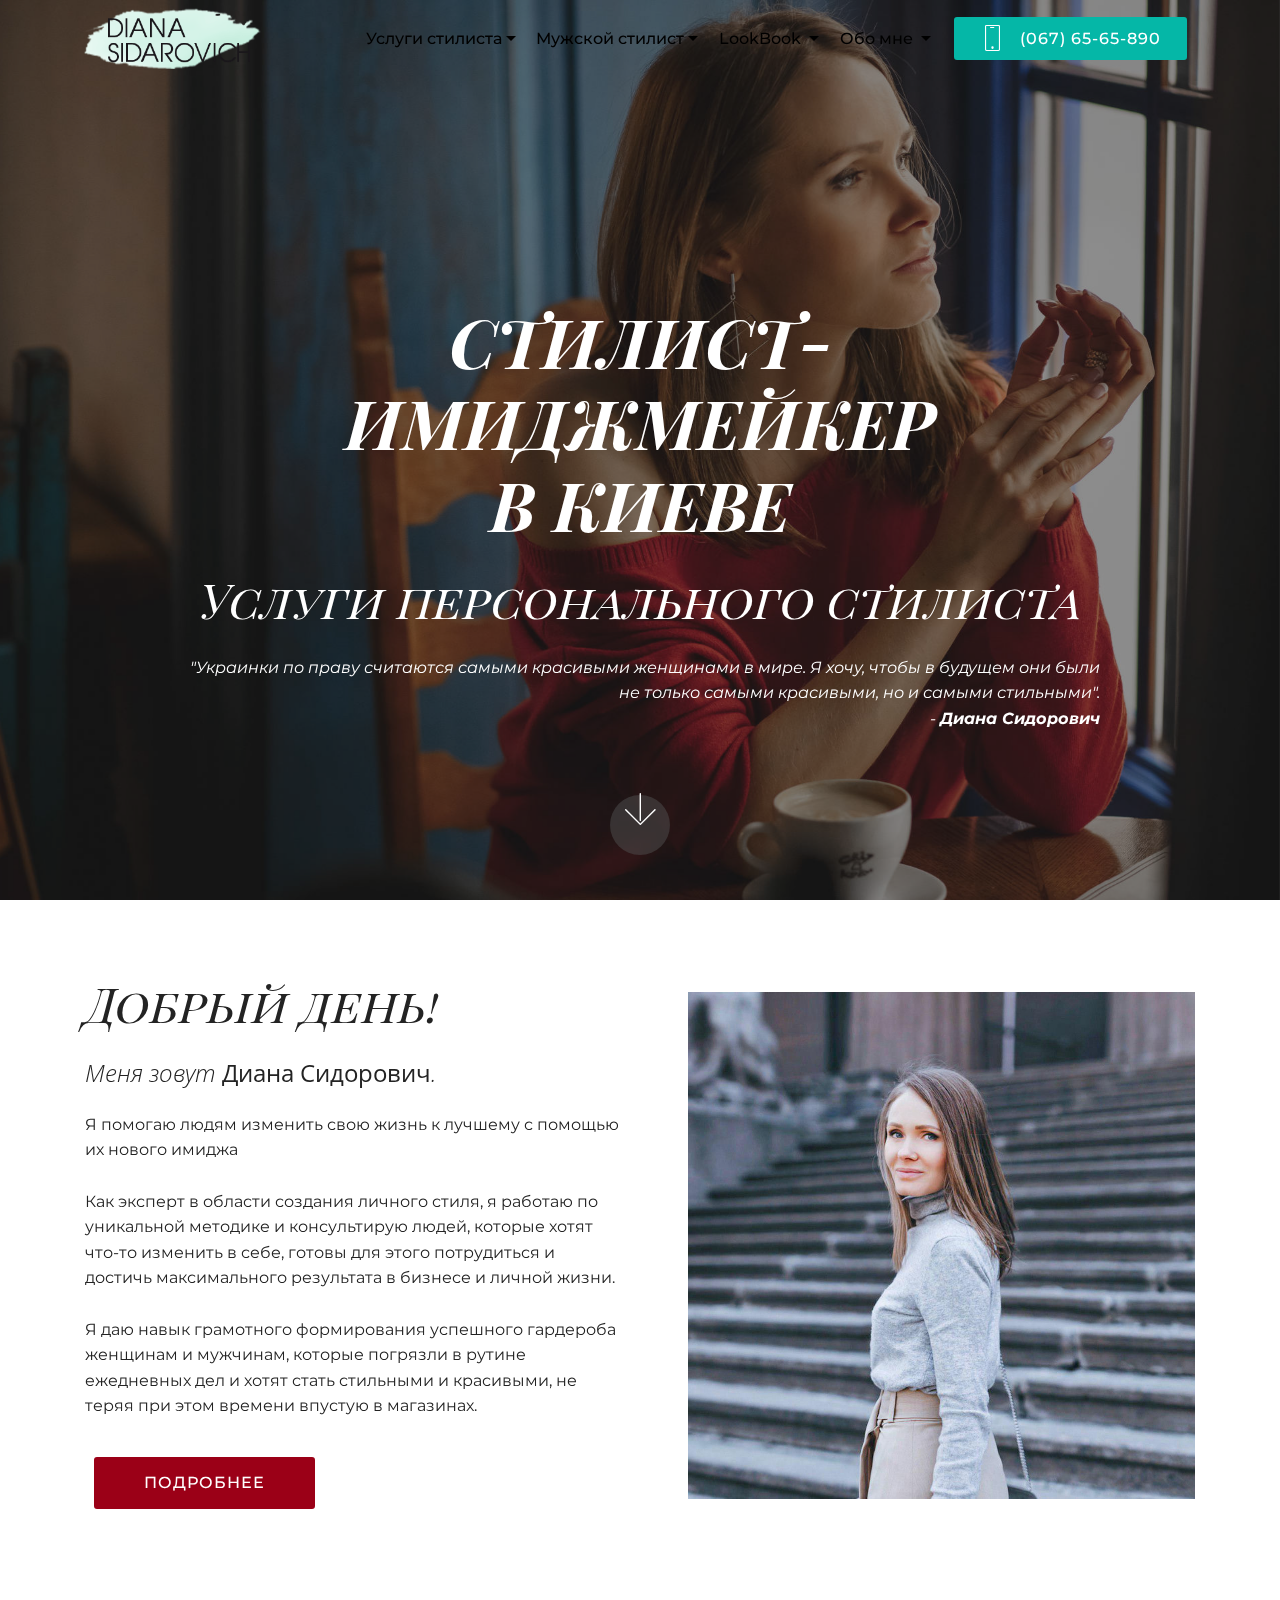
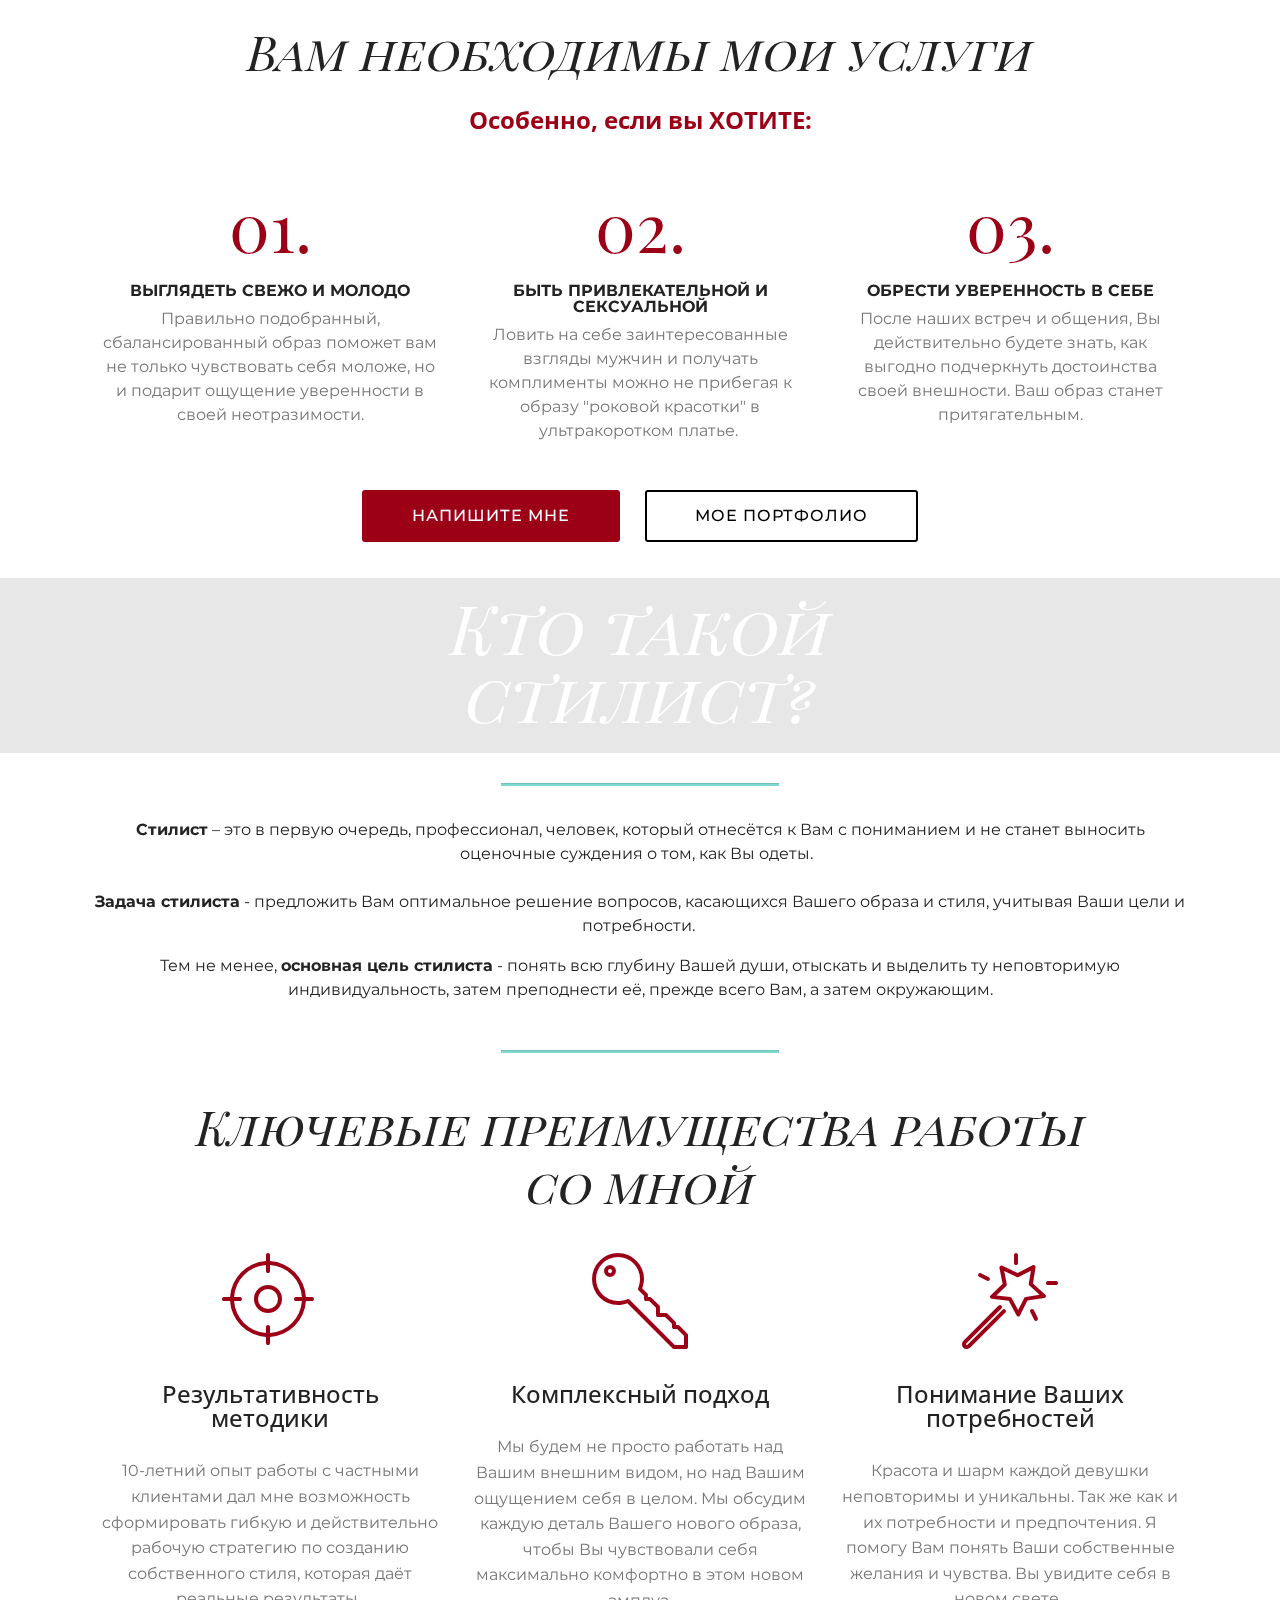
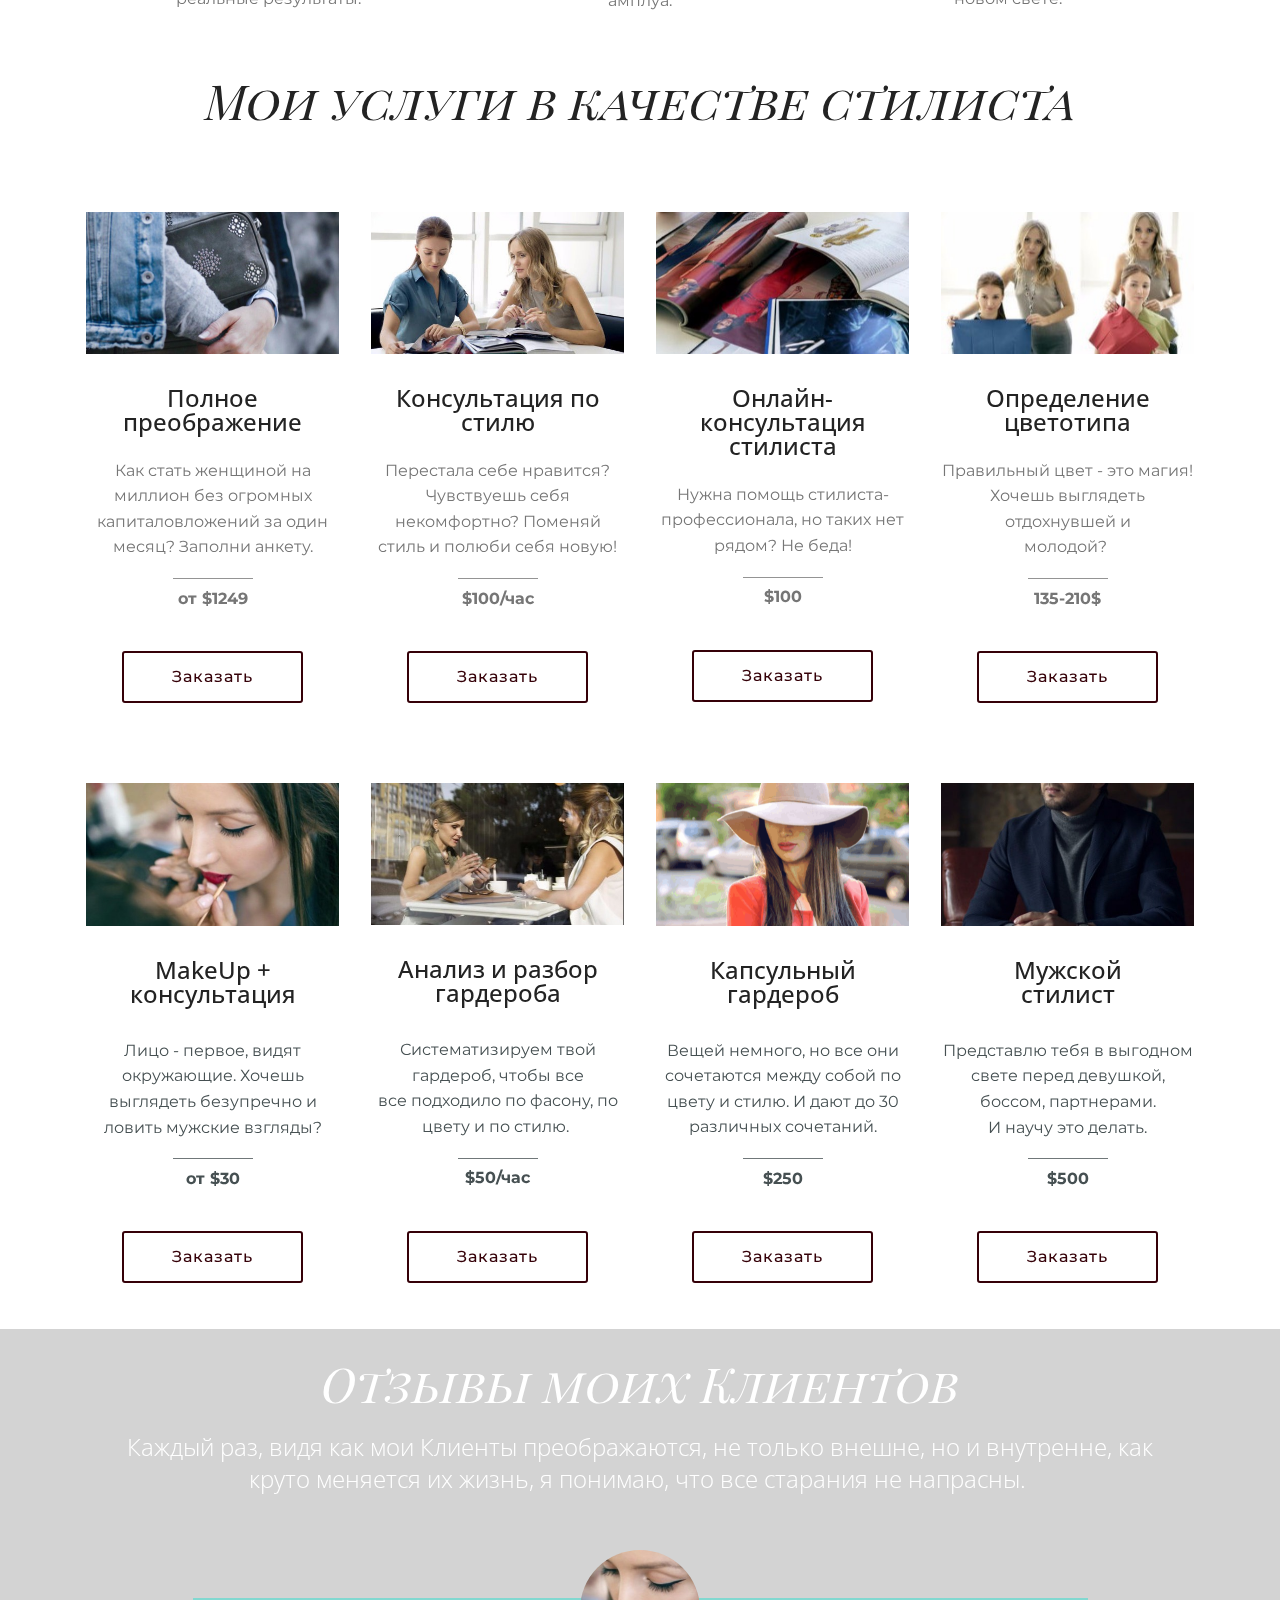
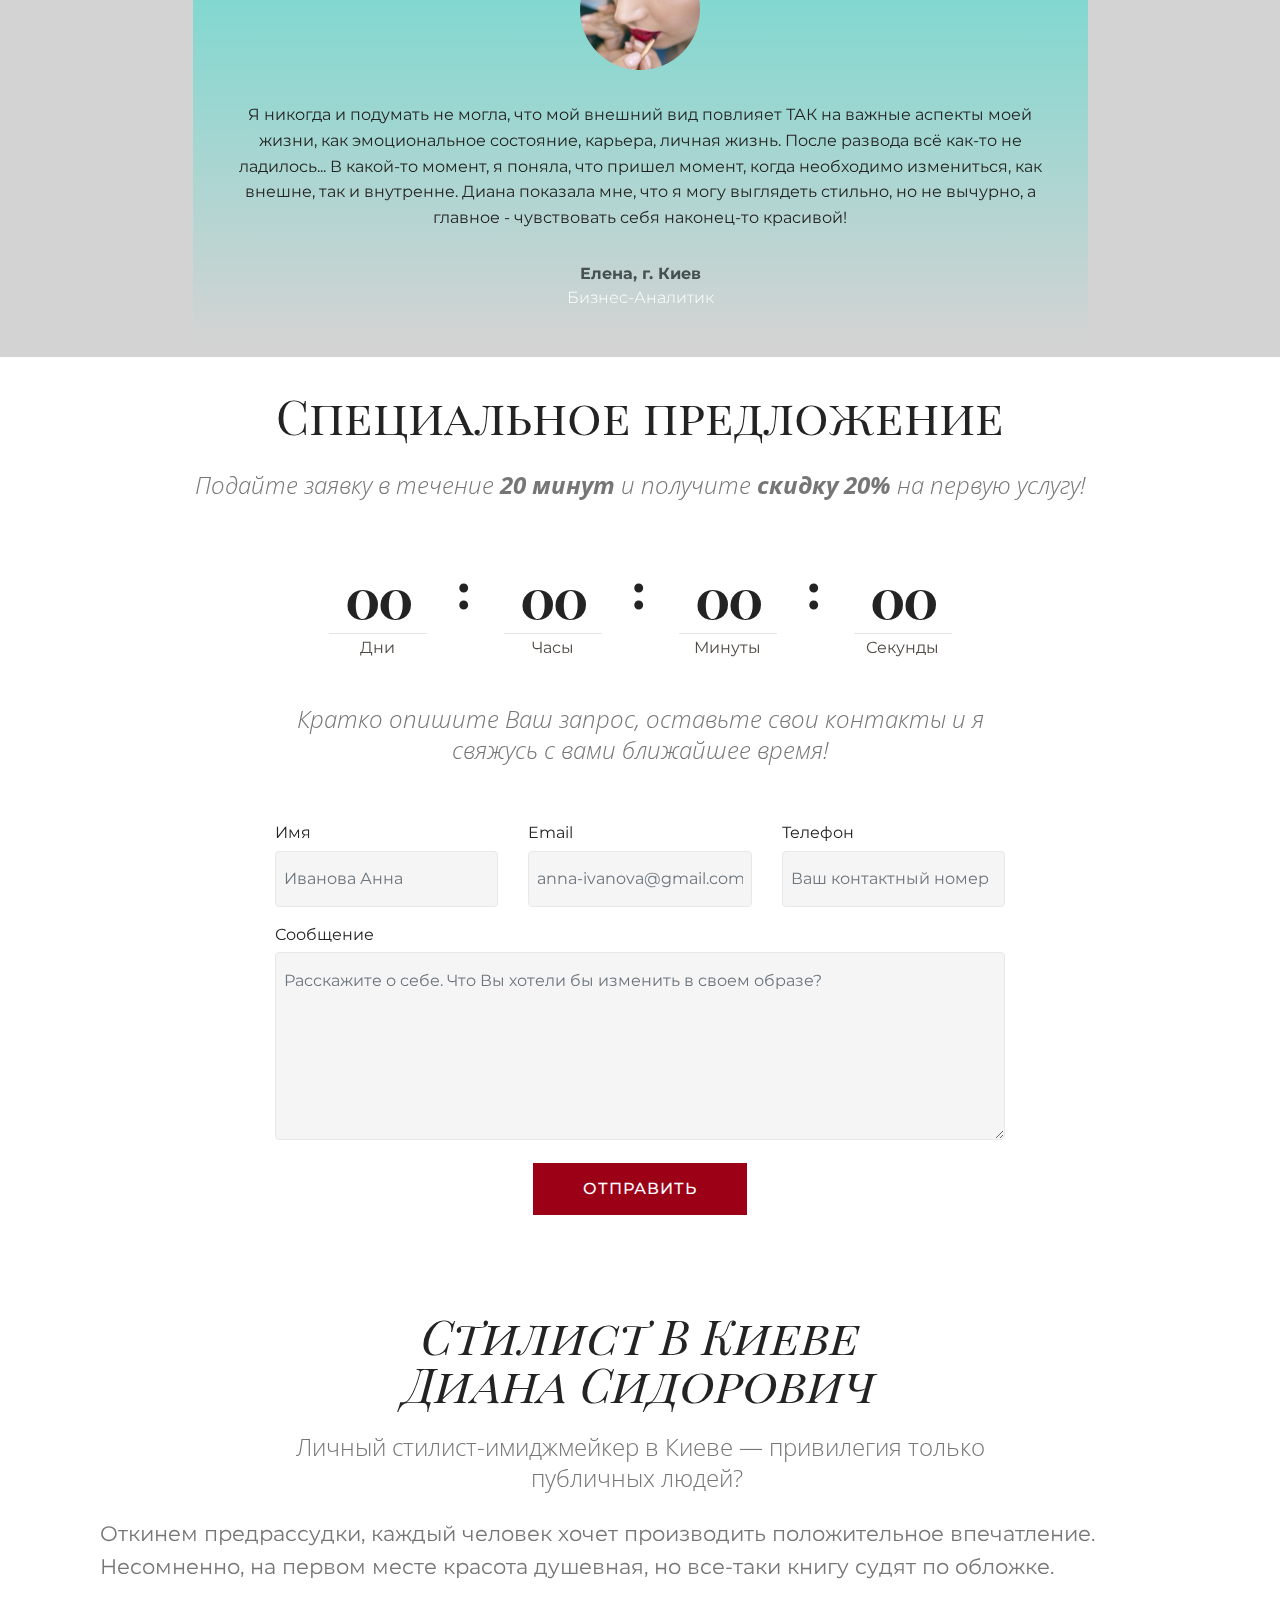
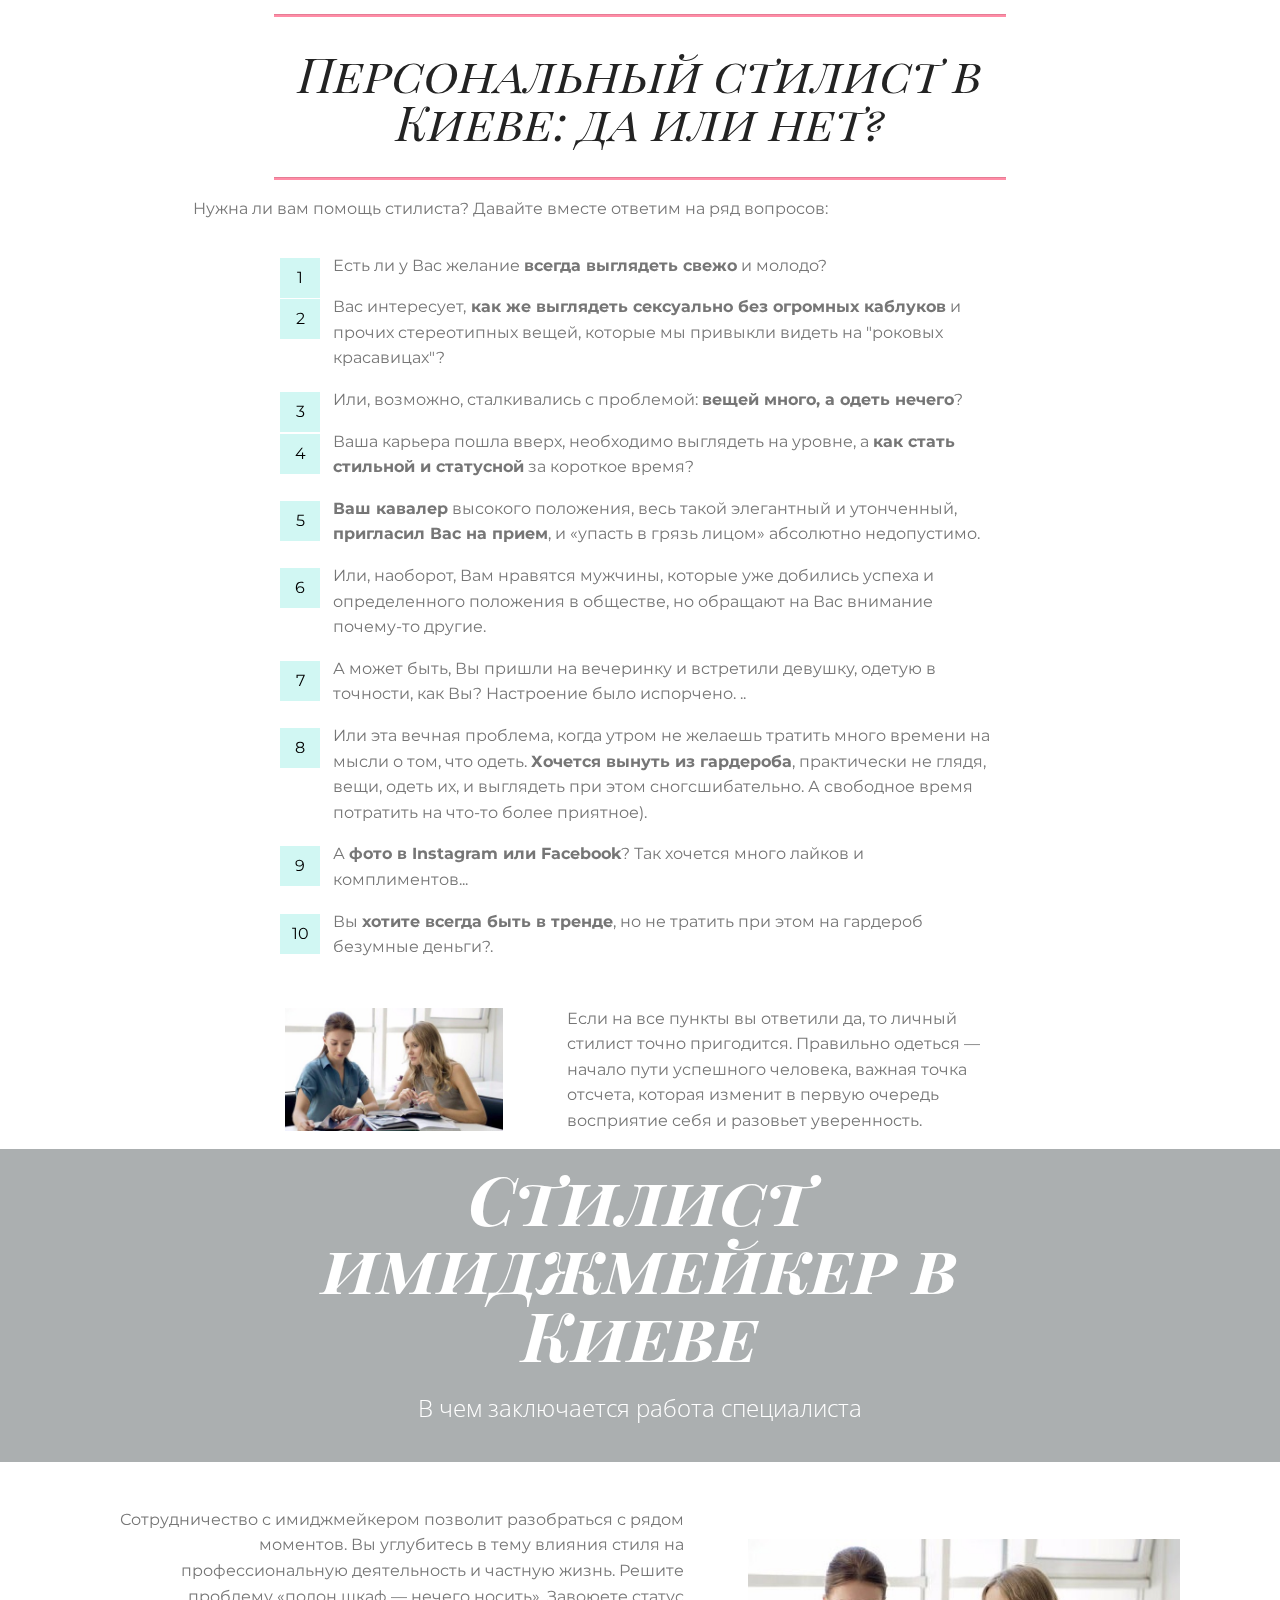
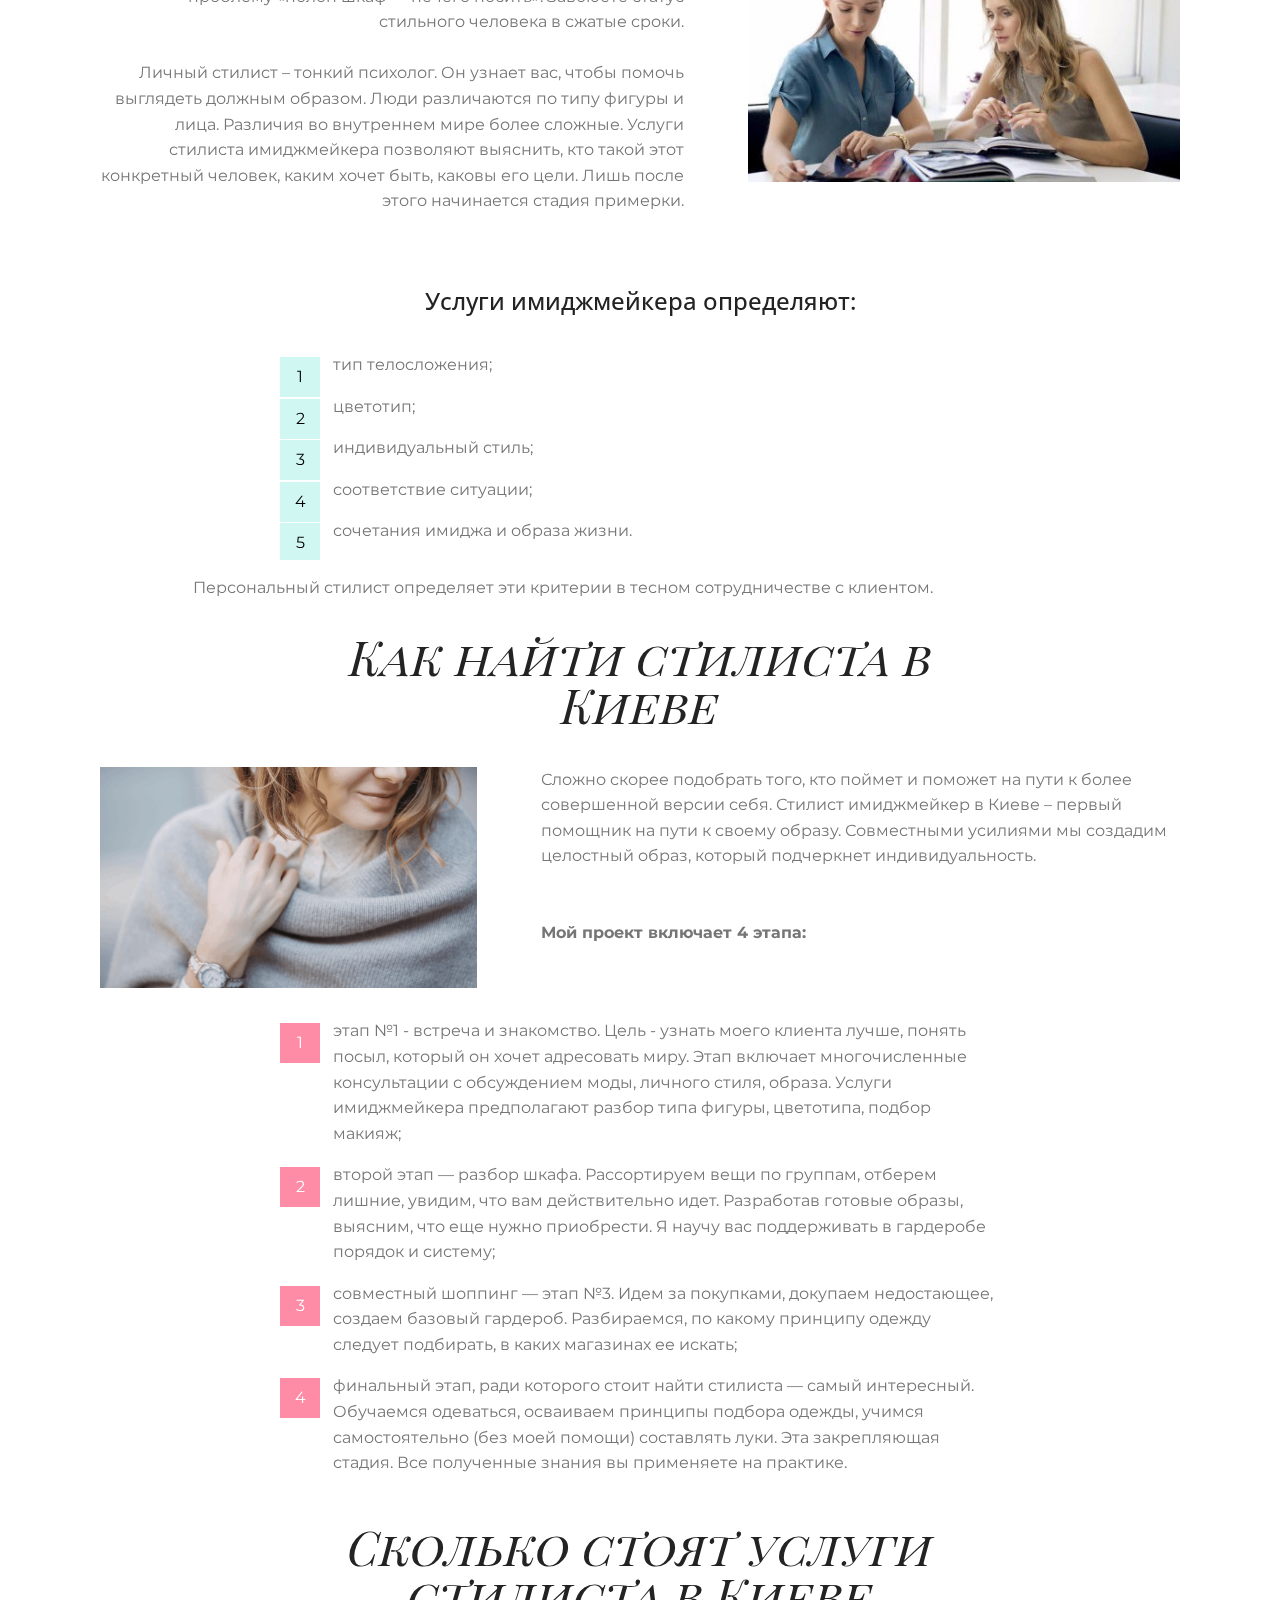
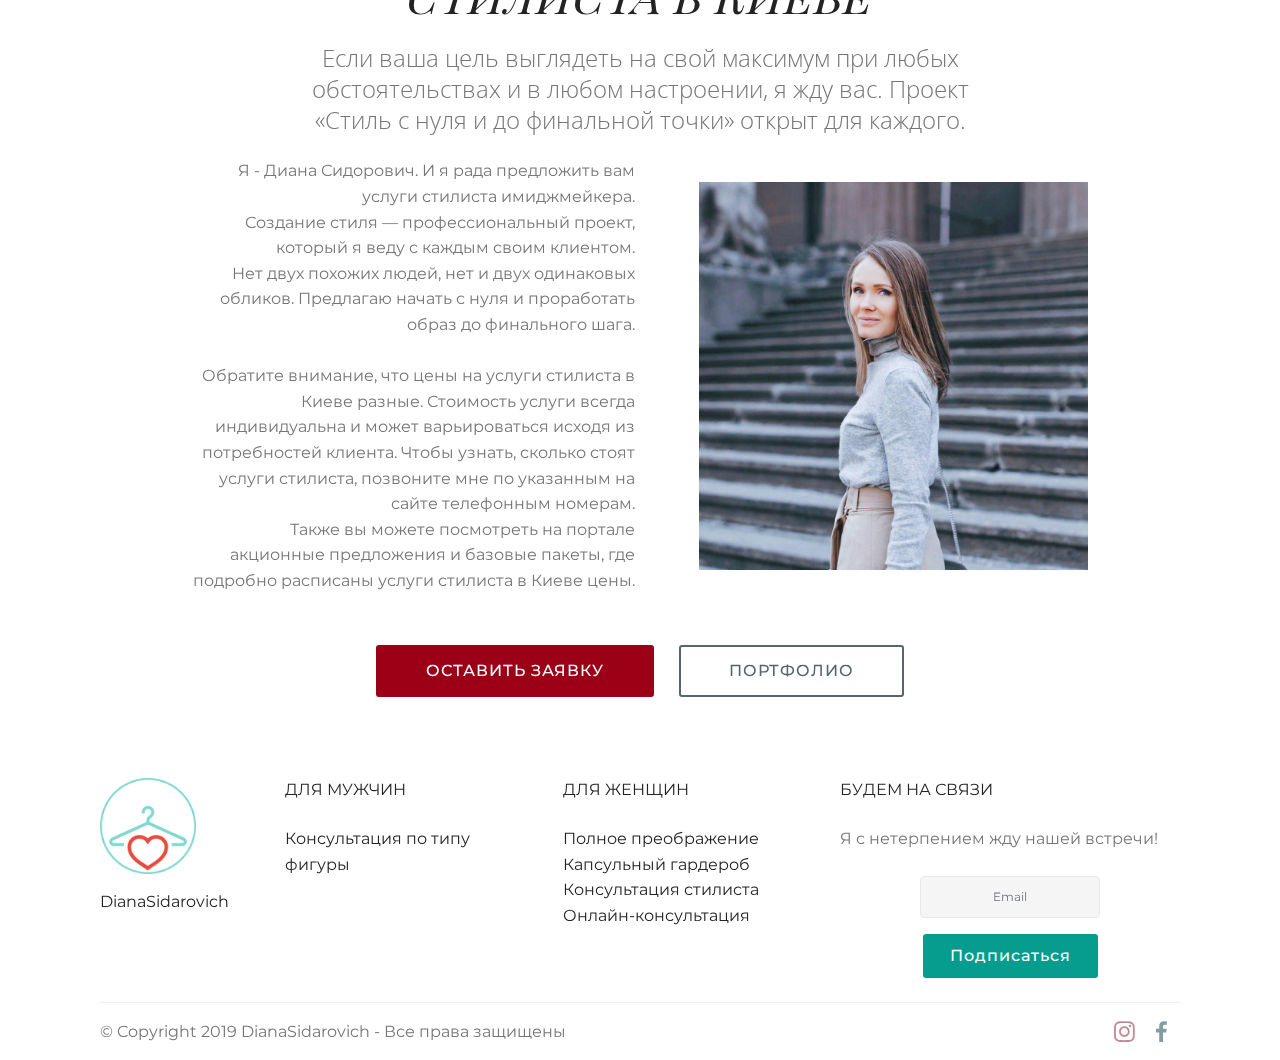
<file: index.html>
<!DOCTYPE html>
<html  >
<head>
  <!-- Site made with Mobirise Website Builder v4.10.10, https://mobirise.com -->
  <meta charset="UTF-8">
  <meta http-equiv="X-UA-Compatible" content="IE=edge">
  <meta name="generator" content="Mobirise v4.10.10, mobirise.com">
  <meta name="viewport" content="width=device-width, initial-scale=1, minimum-scale=1">
  <link rel="shortcut icon" href="assets/images/stilist-v-kieve-298x100.png" type="image/x-icon">
  <meta name="description" content="">
  
  <title>Стилист в Киеве</title>
  <link rel="preload" as="style" href="assets/web/assets/mobirise-icons/mobirise-icons.css">
<link rel="stylesheet" href="assets/web/assets/mobirise-icons/mobirise-icons.css">
  <link rel="preload" as="style" href="assets/bootstrap/css/bootstrap.min.css">
<link rel="stylesheet" href="assets/bootstrap/css/bootstrap.min.css">
  <link rel="preload" as="style" href="assets/bootstrap/css/bootstrap-grid.min.css">
<link rel="stylesheet" href="assets/bootstrap/css/bootstrap-grid.min.css">
  <link rel="preload" as="style" href="assets/bootstrap/css/bootstrap-reboot.min.css">
<link rel="stylesheet" href="assets/bootstrap/css/bootstrap-reboot.min.css">
  <link rel="stylesheet" href="assets/socicon/css/styles.css">
  <link rel="stylesheet" href="assets/dropdown/css/style.css">
  <link rel="stylesheet" href="assets/tether/tether.min.css">
  <link rel="stylesheet" href="assets/theme/css/style.css">
  <link rel="preload" as="style" href="assets/mobirise/css/mbr-additional.css"><link rel="stylesheet" href="assets/mobirise/css/mbr-additional.css" type="text/css">
  
  
  
</head>
<body>
  <section class="menu cid-rqbwDfQqWZ" once="menu" id="menu2-5">

    

    <nav class="navbar navbar-expand beta-menu navbar-dropdown align-items-center navbar-fixed-top navbar-toggleable-sm bg-color transparent">
        <button class="navbar-toggler navbar-toggler-right" type="button" data-toggle="collapse" data-target="#navbarSupportedContent" aria-controls="navbarSupportedContent" aria-expanded="false" aria-label="Toggle navigation">
            <div class="hamburger">
                <span></span>
                <span></span>
                <span></span>
                <span></span>
            </div>
        </button>
        <div class="menu-logo">
            <div class="navbar-brand">
                <span class="navbar-logo">
                    <a href="https://dianasidarovich.com/">
                        <img src="assets/images/stilist-v-kieve-298x100.png" alt="Стилист в Киеве - DianaSidarovich" title="Лучший стилист в Киеве - DianaSidarovich" style="height: 3.8rem;">
                    </a>
                </span>
                
            </div>
        </div>
        <div class="collapse navbar-collapse" id="navbarSupportedContent">
            <ul class="navbar-nav nav-dropdown" data-app-modern-menu="true"><li class="nav-item dropdown">
                    <a class="nav-link link dropdown-toggle text-black display-4" href="https://mobirise.co" data-toggle="dropdown-submenu" aria-expanded="false">Услуги стилиста</a><div class="dropdown-menu"><a class="dropdown-item text-black display-4" href="https://mobirise.co">Смена стиля и полное приображение<br></a><a class="dropdown-item text-black display-4" href="https://mobirise.co">Консультация стилиста</a><a class="dropdown-item text-black display-4" href="https://mobirise.co">Онлайн консультация стилиста</a><a class="dropdown-item text-black display-4" href="https://mobirise.co">Определение Вашего цветотипа</a><a class="dropdown-item text-black display-4" href="https://mobirise.co">Консультация визажиста + Макияж</a><a class="dropdown-item text-black display-4" href="https://mobirise.co">Анализ и консультация по типу фигуры</a><a class="dropdown-item text-black display-4" href="https://mobirise.co">Анализ и разбор гардероба</a><a class="dropdown-item text-black display-4" href="https://mobirise.co">Составление капсульного гардероба</a><a class="dropdown-item text-black display-4" href="https://mobirise.co">Шопинг-туры и сопровождение</a><a class="dropdown-item text-black display-4" href="https://mobirise.co">Образ по случаю</a><a class="dropdown-item text-black display-4" href="https://mobirise.co">Сопровождение стилиста на фотосессии</a><a class="dropdown-item text-black display-4" href="https://mobirise.co">Свадебный стилист</a></div>
                </li><li class="nav-item dropdown"><a class="nav-link link dropdown-toggle text-black display-4" href="https://mobirise.co" aria-expanded="false" data-toggle="dropdown-submenu">Мужской стилист</a><div class="dropdown-menu"><a class="dropdown-item text-black display-4" href="https://mobirise.co" aria-expanded="false">Консультация по типу фигуры</a><a class="dropdown-item text-black display-4" href="https://mobirise.co" aria-expanded="false">Анализ и консультация по цветотипу</a><a class="dropdown-item text-black display-4" href="https://mobirise.co" aria-expanded="false">Составление базового гардероба</a></div></li>
                <li class="nav-item dropdown">
                    <a class="nav-link link dropdown-toggle text-black display-4" href="https://mobirise.co" data-toggle="dropdown-submenu" aria-expanded="false">LookBook&nbsp;</a><div class="dropdown-menu"><a class="dropdown-item text-black display-4" href="https://mobirise.co">Женский LookBook</a><a class="dropdown-item text-black display-4" href="https://mobirise.co">Мужской LookBook</a><a class="dropdown-item text-black display-4" href="https://mobirise.co">Портфолио</a></div>
                </li><li class="nav-item dropdown"><a class="nav-link link dropdown-toggle text-black display-4" href="https://mobirise.co" aria-expanded="false" data-toggle="dropdown-submenu">Обо мне&nbsp;</a><div class="dropdown-menu"><a class="dropdown-item text-black display-4" href="https://mobirise.co" aria-expanded="false">Отзывы моих клиентов</a><a class="dropdown-item text-black display-4" href="https://mobirise.co" aria-expanded="false">Стоимость услуг</a><a class="dropdown-item text-black display-4" href="https://mobirise.co" aria-expanded="false">СМИ</a><a class="dropdown-item text-black display-4" href="https://mobirise.co" aria-expanded="false">Блог стилиста</a><a class="dropdown-item text-black display-4" href="https://mobirise.co" aria-expanded="false">Полезная информация</a></div></li></ul>
            <div class="navbar-buttons mbr-section-btn"><a class="btn btn-sm btn-secondary display-4" href="tel:+1-234-567-8901">
                    <span class="btn-icon mbri-mobile mbr-iconfont mbr-iconfont-btn">
                    </span>&nbsp;(067) 65-65-890</a></div>
        </div>
    </nav>
</section>

<section class="engine"><a href="https://mobirise.info/r">bootstrap templates</a></section><section class="cid-rEckQwf5Ha mbr-fullscreen mbr-parallax-background" id="header2-1e">

    

    <div class="mbr-overlay" style="opacity: 0.5; background-color: rgb(35, 35, 35);"></div>

    <div class="container align-center">
        <div class="row justify-content-md-center">
            <div class="mbr-white col-md-10">
                <h1 class="mbr-section-title mbr-bold pb-3 mbr-fonts-style display-1"><em><br></em><br><em>СТИЛИСТ-ИМИДЖМЕЙКЕР 
</em><div><em>В КИЕВЕ</em></div></h1>
                <h3 class="mbr-section-subtitle align-center mbr-light pb-3 mbr-fonts-style display-2"><em>Услуги персонального стилиста</em></h3>
                <p class="mbr-text pb-3 mbr-fonts-style display-7"><em>"Украинки по праву считаются самыми красивыми женщинами в мире. Я хочу, чтобы в будущем они были не только самыми красивыми, но и самыми стильными". 
<br>- <strong>Диана Сидорович</strong></em></p>
                
            </div>
        </div>
    </div>
    <div class="mbr-arrow hidden-sm-down" aria-hidden="true">
        <a href="#next">
            <i class="mbri-down mbr-iconfont"></i>
        </a>
    </div>
</section>

<section class="header3 cid-rqbr8Mj3GN" id="header3-4">

    

    

    <div class="container">
        <div class="media-container-row">
            <div class="mbr-figure" style="width: 100%;">
                <img src="assets/images/stylist-v-kieve-diana-sidarovich-1-1012x1012.jpg" alt="Стилист в Киеве - Диана Сидорович-2" title="Стилисты Киева - Диана Сидорович-2">
            </div>

            <div class="media-content">
                <h1 class="mbr-section-title mbr-white pb-3 mbr-fonts-style display-2"><em>
                    Добрый день!</em></h1>
                <h3 class="mbr-section-subtitle align-left mbr-white mbr-light pb-3 mbr-fonts-style display-5"><em>Меня зовут <a href="https://dianasidarovich.com/obo-mne/" target="_blank" class="text-danger">Диана Сидорович</a>.&nbsp;</em></h3>
                <div class="mbr-section-text mbr-white pb-3 ">
                    <p class="mbr-text mbr-fonts-style display-7">Я помогаю людям изменить свою жизнь к лучшему с помощью их нового имиджа
<br>
<br>Как эксперт в области создания личного стиля, я работаю по уникальной методике и консультирую  людей, которые хотят что-то изменить в себе, готовы для этого потрудиться  и достичь максимального результата в бизнесе и личной жизни.
<br>
<br>Я даю навык грамотного формирования успешного гардероба женщинам и мужчинам, которые погрязли в рутине ежедневных дел и хотят стать стильными и красивыми, не теряя при этом времени впустую в магазинах.<br></p>
                </div>
                <div class="mbr-section-btn"><a class="btn btn-md btn-success display-4" href="https://mobirise.co">ПОДРОБНЕЕ</a>
                    <a class="btn btn-md btn-white-outline display-4" href="https://mobirise.co">ОТЗЫВЫ</a></div>
            </div>
        </div>
    </div>

</section>

<section class="counters6 counters cid-rqbG6LdKHR" id="counters6-8">

    

    

    <div class="container pt-4 mt-2">
        <h2 class="mbr-section-title pb-3 align-center mbr-fonts-style display-2"><em>Вам необходимы мои услуги</em></h2>
        <h3 class="mbr-section-subtitle pb-5 align-center mbr-fonts-style display-5"><strong>Особенно, если вы ХОТИТЕ:</strong></h3>
        <div>
                <div class="cards-container">
                    <div class="card col-12 col-md-6 col-lg-4 pb-md-4">
                        <div class="panel-item align-center">
                            <div class="card-img pb-3">
                                <h3 class="img-text mbr-fonts-style display-1">01.</h3>
                            </div>
                            <div class="card-text">
                                <h4 class="mbr-content-title mbr-bold mbr-fonts-style display-7">ВЫГЛЯДЕТЬ СВЕЖО И МОЛОДО</h4>
                                <p class="mbr-content-text mbr-fonts-style display-7">Правильно подобранный, сбалансированный образ поможет вам не только чувствовать себя моложе, но и подарит ощущение уверенности в своей неотразимости.</p>
                            </div>
                        </div>
                    </div>
                    <div class="card col-12 col-md-6 col-lg-4 pb-md-4">
                        <div class="panel-item align-center">
                            <div class="card-img pb-3">
                                <h3 class="img-text mbr-fonts-style display-1">02.</h3>
                            </div>
                            <div class="card-text">
                                <h4 class="mbr-content-title mbr-bold mbr-fonts-style display-7">БЫТЬ ПРИВЛЕКАТЕЛЬНОЙ И СЕКСУАЛЬНОЙ</h4>
                                <p class="mbr-content-text mbr-fonts-style display-7">Ловить на себе заинтересованные взгляды мужчин и получать комплименты можно не прибегая к образу "роковой красотки" в ультракоротком платье.&nbsp;</p>
                            </div>
                        </div>
                    </div>
                    <div class="card col-12 col-md-6 col-lg-4 last-child">
                        <div class="panel-item align-center">
                            <div class="card-img pb-3">
                                <h3 class="img-text mbr-fonts-style display-1">03.</h3>
                            </div>
                            <div class="card-text">
                                <h4 class="mbr-content-title mbr-bold mbr-fonts-style display-7">ОБРЕСТИ УВЕРЕННОСТЬ В СЕБЕ</h4>
                                <p class="mbr-content-text mbr-fonts-style display-7">После наших встреч и общения, Вы действительно будете знать, как выгодно подчеркнуть достоинства своей внешности. Ваш образ станет притягательным.</p>
                            </div>
                        </div>
                    </div>
                    
                </div>
            </div>
    </div>
</section>

<section class="mbr-section content8 cid-rqc2J2R0Tb" id="content8-e">

    

    <div class="container">
        <div class="media-container-row title">
            <div class="col-12 col-md-8">
                <div class="mbr-section-btn align-center"><a class="btn btn-success display-4" href="https://mobirise.co">НАПИШИТЕ МНЕ</a>
                    <a class="btn btn-black-outline display-4" href="https://mobirise.co">МОЕ ПОРТФОЛИО</a></div>
            </div>
        </div>
    </div>
</section>

<section class="mbr-section content5 cid-rqbSOgA9Vr mbr-parallax-background" id="content5-a">

    

    <div class="mbr-overlay" style="opacity: 0.2; background-color: rgb(204, 204, 204);">
    </div>

    <div class="container">
        <div class="media-container-row">
            <div class="title col-12 col-md-8">
                <h2 class="align-center mbr-bold mbr-white pb-3 mbr-fonts-style display-1"><span style="font-weight: normal;"><em>Кто такой стилист?</em></span></h2>
                
                
                
            </div>
        </div>
    </div>
</section>

<section class="mbr-section article content9 cid-rqbUB4PlAl" id="content9-c">
    
     

    <div class="container">
        <div class="inner-container" style="width: 100%;">
            <hr class="line" style="width: 25%;">
            <div class="section-text align-center mbr-fonts-style display-7"><p><strong>Стилист</strong>&nbsp;– это в первую очередь, профессионал, человек, который отнесётся к Вам с пониманием и не станет выносить оценочные&nbsp;суждения о том, как Вы одеты. &nbsp;<br><br><strong>Задача стилиста</strong> - предложить Вам оптимальное решение вопросов, касающихся Вашего образа и стиля, учитывая Ваши цели и потребности.&nbsp;</p><div>
</div><div>Тем не менее, <strong>основная цель стилиста</strong> - понять всю глубину Вашей души, отыскать и выделить ту неповторимую индивидуальность, затем преподнести её, прежде всего Вам, а затем окружающим.</div><p></p></div>
            <hr class="line" style="width: 25%;">
        </div>
        </div>
</section>

<section class="header1 cid-rqc0GeVhtI" id="header16-d">

    

    

    <div class="container">
        <div class="row justify-content-md-center">
            <div class="col-md-10 align-center">
                <h1 class="mbr-section-title mbr-bold pb-3 mbr-fonts-style display-2"><span style="font-weight: normal;"><em>Ключевые преимущества работы со мной</em></span></h1>
                
                
                
            </div>
        </div>
    </div>

</section>

<section class="features1 cid-rqc3EBKQku" id="features1-f">
    
    

    
    <div class="container">
        <div class="media-container-row">

            <div class="card p-3 col-12 col-md-6 col-lg-4">
                <div class="card-img pb-3">
                    <span class="mbr-iconfont mbri-target" style="color: rgb(155, 0, 23); fill: rgb(155, 0, 23);"></span>
                </div>
                <div class="card-box">
                    <h4 class="card-title py-3 mbr-fonts-style display-5">Результативность методики</h4>
                    <p class="mbr-text mbr-fonts-style display-7">10-летний опыт работы с частными клиентами дал мне возможность сформировать гибкую и действительно рабочую стратегию по созданию собственного стиля, которая даёт реальные результаты.&nbsp;</p>
                </div>
            </div>

            <div class="card p-3 col-12 col-md-6 col-lg-4">
                <div class="card-img pb-3">
                    <span class="mbr-iconfont mbri-key" style="color: rgb(155, 0, 23); fill: rgb(155, 0, 23);"></span>
                </div>
                <div class="card-box">
                    <h4 class="card-title py-3 mbr-fonts-style display-5">
                        Комплексный подход</h4>
                    <p class="mbr-text mbr-fonts-style display-7">
                        Мы будем не просто работать над Вашим внешним видом, но над Вашим ощущением себя в целом. Мы обсудим каждую деталь Вашего нового образа, чтобы Вы чувствовали себя максимально комфортно в этом новом амплуа.</p>
                </div>
            </div>

            <div class="card p-3 col-12 col-md-6 col-lg-4">
                <div class="card-img pb-3">
                    <span class="mbr-iconfont mbri-magic-stick" style="color: rgb(155, 0, 23); fill: rgb(155, 0, 23);"></span>
                </div>
                <div class="card-box">
                    <h4 class="card-title py-3 mbr-fonts-style display-5">Понимание Ваших потребностей</h4>
                    <p class="mbr-text mbr-fonts-style display-7">Красота и шарм каждой девушки неповторимы и уникальны. Так же как и их потребности и предпочтения. Я помогу Вам понять Ваши собственные желания и чувства. Вы увидите себя в новом свете.&nbsp;</p>
                </div>
            </div>

            

        </div>

    </div>

</section>

<section class="services1 cid-rqclc2Uq9M" id="services1-g">
    <!---->
    
    <!---->
    <!--Overlay-->
    
    <!--Container-->
    <div class="container">
        <div class="row justify-content-center">
            <!--Titles-->
            <div class="title pb-5 col-12">
                <h2 class="align-left pb-3 mbr-fonts-style display-2"><em>Мои услуги в качестве стилиста</em></h2>
                
            </div>
            <!--Card-1-->
            <div class="card col-12 col-md-6 p-3 col-lg-3">
                <div class="card-wrapper">
                    <div class="card-img">
                        <img src="assets/images/photo-2019-05-30-12-54-15-506x373.jpeg" alt="Mobirise" title="">
                    </div>
                    <div class="card-box">
                        <h4 class="card-title mbr-fonts-style display-5">
                            Полное <br>преображение</h4>
                        <p class="mbr-text mbr-fonts-style display-7">Как стать женщиной на миллион без огромных капиталовложений за один месяц? Заполни анкету.<br>__________<br><strong>от $1249</strong></p>
                        <!--Btn-->
                        <div class="mbr-section-btn align-center"><a href="https://mobirise.co" class="btn btn-success-outline display-4">Заказать</a></div>
                    </div>
                </div>
            </div>
            <!--Card-2-->
            <div class="card col-12 col-md-6 p-3 col-lg-3">
                <div class="card-wrapper">
                    <div class="card-img">
                        <img src="assets/images/konsultacia-stilista-diana-sidarovich-1-506x336.jpeg" alt="Mobirise" title="">
                    </div>
                    <div class="card-box">
                        <h4 class="card-title mbr-fonts-style display-5">Консультация по стилю</h4>
                        <p class="mbr-text mbr-fonts-style display-7">Перестала себе нравится? Чувствуешь себя некомфортно? Поменяй стиль и полюби себя новую!<br>__________<br><strong>$100/час</strong><br></p>
                        <!--Btn-->
                        <div class="mbr-section-btn align-center"><a href="https://mobirise.co" class="btn btn-success-outline display-4">
                                Заказать</a></div>
                    </div>
                </div>
            </div>
            <!--Card-3-->
            <div class="card col-12 col-md-6 p-3 col-lg-3">
                <div class="card-wrapper">
                    <div class="card-img">
                        <img src="assets/images/onlajn-konsultacia-diana-sidarovich-2-506x313.jpeg" alt="Mobirise" title="">
                    </div>
                    <div class="card-box">
                        <h4 class="card-title mbr-fonts-style display-5">
                            Онлайн-консультация стилиста</h4>
                        <p class="mbr-text mbr-fonts-style display-7">
                            Нужна помощь стилиста-профессионала, но таких нет рядом? Не беда!<br>__________<br><strong>$100</strong><br></p>
                        <!--Btn-->
                        <div class="mbr-section-btn align-center"><a href="https://mobirise.co" class="btn btn-success-outline display-4">
                                Заказать</a></div>
                    </div>
                </div>
            </div>
            <!--Card-4-->
            <div class="card col-12 col-md-6 p-3 col-lg-3 last-child">
                <div class="card-wrapper">
                    <div class="card-img">
                        <img src="assets/images/opredelenie-cvetotipa-diana-sidarovich-1-506x253.jpeg" alt="Mobirise" title="">
                    </div>
                    <div class="card-box">
                        <h4 class="card-title mbr-fonts-style display-5">Определение цветотипа</h4>
                        <p class="mbr-text mbr-fonts-style display-7">Правильный цвет - это магия! <br>Хочешь выглядеть отдохнувшей и <br>молодой?&nbsp;<br>__________<br><strong>135-210$</strong><br></p>
                        <!--Btn-->
                        <div class="mbr-section-btn align-center"><a href="https://mobirise.co" class="btn btn-success-outline display-4">Заказать<br></a></div>
                    </div>
                </div>
            </div>
        </div>
    </div>
</section>

<section class="services1 cid-rqcldjyZ26" id="services1-h">
    <!---->
    
    <!---->
    <!--Overlay-->
    
    <!--Container-->
    <div class="container">
        <div class="row justify-content-center">
            <!--Titles-->
            <div class="title pb-5 col-12">
                
                
            </div>
            <!--Card-1-->
            <div class="card col-12 col-md-6 p-3 col-lg-3">
                <div class="card-wrapper">
                    <div class="card-img">
                        <img src="assets/images/make-up-konsultacia-diana-sidarovich-3-506x336.jpeg" alt="Mobirise" title="">
                    </div>
                    <div class="card-box">
                        <h4 class="card-title mbr-fonts-style display-5">MakeUp + консультация</h4>
                        <p class="mbr-text mbr-fonts-style display-7">Лицо - первое, видят окружающие. Хочешь выглядеть безупречно и ловить мужские взгляды?<br>__________<br><strong>от $30</strong></p>
                        <!--Btn-->
                        <div class="mbr-section-btn align-center"><a href="https://mobirise.co" class="btn btn-success-outline display-4">Заказать</a></div>
                    </div>
                </div>
            </div>
            <!--Card-2-->
            <div class="card col-12 col-md-6 p-3 col-lg-3">
                <div class="card-wrapper">
                    <div class="card-img">
                        <img src="assets/images/stilist-v-kieve-diana-sidorovich-4-506x358.jpeg" alt="Mobirise" title="">
                    </div>
                    <div class="card-box">
                        <h4 class="card-title mbr-fonts-style display-5">Анализ и разбор гардероба</h4>
                        <p class="mbr-text mbr-fonts-style display-7">Систематизируем твой гардероб, чтобы все<br>все подходило по фасону, по цвету и по стилю.&nbsp;<br>__________<br><strong>$50</strong><strong>/час</strong><br></p>
                        <!--Btn-->
                        <div class="mbr-section-btn align-center"><a href="https://mobirise.co" class="btn btn-success-outline display-4">Заказать</a></div>
                    </div>
                </div>
            </div>
            <!--Card-3-->
            <div class="card col-12 col-md-6 p-3 col-lg-3">
                <div class="card-wrapper">
                    <div class="card-img">
                        <img src="assets/images/diana-sidarovich-banner-3-506x338.png" alt="Mobirise" title="">
                    </div>
                    <div class="card-box">
                        <h4 class="card-title mbr-fonts-style display-5">Капсульный гардероб</h4>
                        <p class="mbr-text mbr-fonts-style display-7">Вещей немного, но все они сочетаются между собой по цвету и стилю. И дают до 30 различных сочетаний.<br>__________<br><strong>$250</strong><br></p>
                        <!--Btn-->
                        <div class="mbr-section-btn align-center"><a href="https://mobirise.co" class="btn btn-success-outline display-4">Заказать</a></div>
                    </div>
                </div>
            </div>
            <!--Card-4-->
            <div class="card col-12 col-md-6 p-3 col-lg-3 last-child">
                <div class="card-wrapper">
                    <div class="card-img">
                        <img src="assets/images/6db524c331a631a1320fdb76edcf3859-2-506x759.jpeg" alt="Mobirise" title="">
                    </div>
                    <div class="card-box">
                        <h4 class="card-title mbr-fonts-style display-5">
                            Мужской <br>стилист</h4>
                        <p class="mbr-text mbr-fonts-style display-7">Представлю тебя в выгодном свете перед девушкой, боссом, партнерами. <br>И научу это делать.<br>__________<br><strong>$500</strong><br></p>
                        <!--Btn-->
                        <div class="mbr-section-btn align-center"><a href="https://mobirise.co" class="btn btn-success-outline display-4">Заказать</a></div>
                    </div>
                </div>
            </div>
        </div>
    </div>
</section>

<section class="testimonials5 cid-rqcSC2P4Zu mbr-parallax-background" id="testimonials5-m">

    

    <div class="mbr-overlay" style="opacity: 0.6; background-color: rgb(193, 193, 193);">
    </div>
    <div class="container">
        <div class="media-container-row">
            <div class="title col-12 align-center">
                <h2 class="pb-3 mbr-fonts-style display-2"><em>Отзывы моих Клиентов</em></h2>
                <h3 class="mbr-section-subtitle mbr-light pb-3 mbr-fonts-style display-5">Каждый раз, видя как мои Клиенты преображаются, не только внешне, но и внутренне, как круто меняется их жизнь, я понимаю, что все старания не напрасны.&nbsp;</h3>
            </div>
        </div>
    </div>

    <div class="container">
        <div class="media-container-column">
            

            
        <div class="mbr-testimonial align-center col-12 col-md-10">
                <div class="panel-item">
                    <div class="card-block">
                        <div class="testimonial-photo">
                            <img src="assets/images/make-up-konsultacia-diana-sidarovich-2-506x336.jpeg" alt="" title="">
                        </div>
                        <p class="mbr-text mbr-fonts-style mbr-white display-7">Я никогда и подумать не могла, что мой внешний вид повлияет ТАК на важные аспекты моей жизни, как эмоциональное состояние, карьера, личная жизнь. После развода всё как-то не ладилось... В какой-то момент, я поняла, что пришел момент, когда необходимо измениться, как внешне, так и внутренне. Диана показала мне, что я могу выглядеть стильно, но не вычурно, а главное - чувствовать себя наконец-то красивой!</p>
                    </div>
                    <div class="card-footer">
                        <div class="mbr-author-name mbr-bold mbr-fonts-style mbr-white display-7">Елена, г. Киев</div>
                        <small class="mbr-author-desc mbr-italic mbr-light mbr-fonts-style mbr-white display-7">Бизнес-Аналитик</small>
                    </div>
                </div>
            </div></div>
    </div>   
</section>

<section class="countdown1 cid-ry6k8Et9Ov" id="countdown1-r">
    
    
    
    <div class="container ">
        <h2 class="mbr-section-title pb-3 align-center mbr-fonts-style display-2">Специальное предложение</h2>
        <h3 class="mbr-section-subtitle align-center mbr-fonts-style display-5"><em>Подайте заявку в течение <strong>20 минут</strong> и получите <strong>скидку 20%</strong> на первую услугу!</em></h3>
        
    </div>
    <div class="container countdown-cont align-center">
        <div class="daysCountdown" title="Дни"></div>
        <div class="hoursCountdown" title="Часы"></div> 
        <div class="minutesCountdown" title="Минуты"></div> 
        <div class="secondsCountdown" title="Секунды"></div>
        <div class="countdown pt-5 mt-2" data-due-date="2019/11/01"> 
        </div>
    </div>
</section>

<section class="mbr-section form1 cid-rqcRa7wWF3" id="form1-k">

    

    
    <div class="container">
        <div class="row justify-content-center">
            <div class="title col-12 col-lg-8">
                
                <h3 class="mbr-section-subtitle align-center mbr-light pb-3 mbr-fonts-style display-5"><em>Кратко опишите Ваш запрос, оставьте свои контакты и я свяжусь с вами ближайшее время!</em></h3>
            </div>
        </div>
    </div>
    <div class="container">
        <div class="row justify-content-center">
            <div class="media-container-column col-lg-8" data-form-type="formoid">
                <!---Formbuilder Form--->
                <form action="https://mobirise.com/" method="POST" class="mbr-form form-with-styler" data-form-title="Mobirise Form"><input type="hidden" name="email" data-form-email="true" value="qa06adlR+LxKT48Qgm+ZcCO7FesyOSZSvbv1cFvkfQlxbqiuQSbsMmRzJRUQvuxYzegU/Fn8jNt95LpfZbH5bqQdP/Br4pU6Sy9w94WQGeg6Cmv7DFAv3S4Gemhz18co">
                    <div class="row row-sm-offset">
                        <div hidden="hidden" data-form-alert="" class="alert alert-success col-12">Как только я прочту Ваше сообщение, я свяжусь с Вами. Благодарю за Ваше доверие!</div>
                        <div hidden="hidden" data-form-alert-danger="" class="alert alert-danger col-12">
                        </div>
                    </div>
                    <div class="dragArea row row-sm-offset">
                        <div class="col-md-4  form-group" data-for="name">
                            <label for="name-form1-k" class="form-control-label mbr-fonts-style display-7">Имя</label>
                            <input type="text" name="name" data-form-field="Name" required="required" class="form-control display-7" placeholder="Иванова Анна" id="name-form1-k">
                        </div>
                        <div class="col-md-4  form-group" data-for="email">
                            <label for="email-form1-k" class="form-control-label mbr-fonts-style display-7">Email</label>
                            <input type="email" name="email" data-form-field="Email" required="required" class="form-control display-7" placeholder="anna-ivanova@gmail.com" id="email-form1-k">
                        </div>
                        <div data-for="phone" class="col-md-4  form-group">
                            <label for="phone-form1-k" class="form-control-label mbr-fonts-style display-7">Телефон</label>
                            <input type="tel" name="phone" data-form-field="Phone" class="form-control display-7" placeholder="Ваш контактный номер" id="phone-form1-k">
                        </div>
                        <div data-for="message" class="col-md-12 form-group">
                            <label for="message-form1-k" class="form-control-label mbr-fonts-style display-7">Сообщение</label>
                            <textarea name="message" data-form-field="Message" class="form-control display-7" placeholder="Расскажите о себе. Что Вы хотели бы изменить в своем образе?" id="message-form1-k"></textarea>
                        </div>
                        <div class="col-md-12 input-group-btn align-center"><button type="submit" class="btn btn-form btn-success display-4">ОТПРАВИТЬ</button></div>
                    </div>
                </form><!---Formbuilder Form--->
            </div>
        </div>
    </div>
</section>



<section class="mbr-section content4 cid-ryyGLMWzfU" id="content4-s">

    

    <div class="container">
        <div class="media-container-row">
            <div class="title col-12 col-md-8">
                <h2 class="align-center pb-3 mbr-fonts-style display-2"><em>Стилист В Киеве<br>Диана Сидорович
                </em></h2>
                <h3 class="mbr-section-subtitle align-center mbr-light mbr-fonts-style display-5">Личный стилист-имиджмейкер в Киеве — привилегия только публичных людей?&nbsp;</h3>
                
            </div>
        </div>
    </div>
</section>

<section class="mbr-section article content1 cid-ryyGNYpNRX" id="content1-t">
    
     

    <div class="container">
        <div class="media-container-row">
            <div class="mbr-text col-12 mbr-fonts-style display-7 col-md-12"><p><span style="font-size: 1.3rem;">Откинем предрассудки, каждый человек хочет производить положительное впечатление. Несомненно, на первом месте красота душевная, но все-таки книгу судят по обложке.&nbsp;</span></p></div>
        </div>
    </div>
</section>

<section class="mbr-section article content10 cid-ryyLETikoH" id="content10-y">
    
     

    <div class="container">
        <div class="inner-container" style="width: 66%;">
            <hr class="line" style="width: 100%;">
            <div class="section-text align-center mbr-white mbr-fonts-style display-2"><em>Персональный стилист в Киеве: да или нет?</em><br></div>
            <hr class="line" style="width: 100%;">
        </div>
    </div>
</section>

<section class="mbr-section article content1 cid-ryyMz6Stwl" id="content1-z">
    
     

    <div class="container">
        <div class="media-container-row">
            <div class="mbr-text col-12 mbr-fonts-style display-7 col-md-10"><p>
</p><p>Нужна ли вам помощь стилиста? Давайте вместе ответим на ряд вопросов:</p></div>
        </div>
    </div>
</section>

<section class="mbr-section article content11 cid-ryyGPtTdl8" id="content11-u">
     

    <div class="container">
        <div class="media-container-row">
            <div class="mbr-text counter-container col-12 col-md-8 mbr-fonts-style display-7">
                <ol>
                    <li>Есть ли у Вас желание <strong>всегда выглядеть свежо</strong> и молодо?
</li><li>Вас интересует,<strong> как же выглядеть сексуально без огромных каблуков</strong> и прочих стереотипных вещей, которые мы привыкли видеть на "роковых красавицах"?
</li><li>Или, возможно, сталкивались с проблемой: <strong>вещей много, а одеть нечего</strong>?
</li><li>Ваша карьера пошла вверх, необходимо выглядеть на уровне, а <strong>как стать стильной и статусной</strong> за короткое время?
</li><li><strong>Ваш кавалер</strong> высокого положения, весь такой элегантный и утонченный, <strong>пригласил Вас на прием</strong>, и «упасть в грязь лицом» абсолютно недопустимо.
</li><li>Или, наоборот, Вам нравятся мужчины, которые уже добились успеха и определенного положения в обществе, но обращают на Вас внимание почему-то другие.
</li><li>А может быть, Вы пришли на вечеринку и встретили девушку, одетую в точности, как Вы? Настроение было испорчено.
..</li><li>Или эта вечная проблема, когда утром не желаешь тратить много времени на мысли о том, что одеть. <strong>Хочется вынуть из гардероба</strong>, практически не глядя, вещи, одеть их, и выглядеть при этом сногсшибательно. А свободное время потратить на что-то более приятное).
</li><li>А <strong>фото в Instagram или Facebook</strong>? Так хочется много лайков и комплиментов...
</li><li>Вы <strong>хотите всегда быть в тренде</strong>, но не тратить при этом на гардероб безумные деньги?.</li>
                </ol>
            </div>
        </div>
    </div>
</section>

<section class="mbr-section content6 cid-ryyGRi4yeB" id="content6-v">
    
     
    
    <div class="container">
        <div class="media-container-row">
            <div class="col-12 col-md-8">
                <div class="media-container-row">
                    <div class="mbr-figure" style="width: 60%;">
                      <img src="assets/images/konsultacia-stilista-diana-sidarovich-1-506x336.jpeg" alt="Mobirise" title="">  
                    </div>
                    <div class="media-content">
                        <div class="mbr-section-text">
                            <p class="mbr-text mb-0 mbr-fonts-style display-7">Если на все пункты вы ответили да, то личный стилист точно пригодится. Правильно одеться — начало пути успешного человека, важная точка отсчета, которая изменит в первую очередь восприятие себя и разовьет уверенность.</p>
                        </div>
                    </div>
                </div>
            </div>
        </div>
    </div>
</section>

<section class="mbr-section content5 cid-ryyMVBipgl mbr-parallax-background" id="content5-10">

    

    <div class="mbr-overlay" style="opacity: 0.4; background-color: rgb(70, 80, 82);">
    </div>

    <div class="container">
        <div class="media-container-row">
            <div class="title col-12 col-md-8">
                <h2 class="align-center mbr-bold mbr-white pb-3 mbr-fonts-style display-1"><em>Стилист имиджмейкер в Киеве</em></h2>
                <h3 class="mbr-section-subtitle align-center mbr-light mbr-white pb-3 mbr-fonts-style display-5">В чем заключается работа специалиста<br></h3>
                
                
            </div>
        </div>
    </div>
</section>

<section class="mbr-section content7 cid-ryyGScdASg" id="content7-w">
          
    

    <div class="container">
        <div class="media-container-row">
            <div class="col-12 col-md-12">
                <div class="media-container-row">
                    <div class="media-content">
                        <div class="mbr-section-text">
                            <p class="mbr-text align-right mb-0 mbr-fonts-style display-7">Сотрудничество с имиджмейкером позволит разобраться с рядом моментов. Вы углубитесь в тему влияния стиля на профессиональную деятельность и частную жизнь. Решите проблему «полон шкаф — нечего носить». Завоюете статус стильного человека в сжатые сроки.
<br>
<br>Личный стилист – тонкий психолог. Он узнает вас, чтобы помочь выглядеть должным образом. Люди различаются по типу фигуры и лица. Различия во внутреннем мире более сложные. Услуги стилиста имиджмейкера позволяют выяснить, кто такой этот конкретный человек, каким хочет быть, каковы его цели. Лишь после этого начинается стадия примерки.</p>
                        </div>
                    </div>
                    <div class="mbr-figure" style="width: 80%;">
                     <img src="assets/images/konsultacia-stilista-diana-sidarovich-1-506x336.jpeg" alt="Mobirise" title="">  
                    </div>
                </div>
            </div>
        </div>
    </div>
</section>

<section class="mbr-section content4 cid-ryzCZevywm" id="content4-12">

    

    <div class="container">
        <div class="media-container-row">
            <div class="title col-12 col-md-8">
                <h2 class="align-center pb-3 mbr-fonts-style display-5">Услуги имиджмейкера определяют:</h2>
                
                
            </div>
        </div>
    </div>
</section>

<section class="mbr-section article content11 cid-ryzCF3lPLF" id="content11-11">
     

    <div class="container">
        <div class="media-container-row">
            <div class="mbr-text counter-container col-12 col-md-8 mbr-fonts-style display-7">
                <ol>
                    <li>тип телосложения;
</li><li>цветотип;
</li><li>индивидуальный стиль;
</li><li>соответствие ситуации;
</li><li>сочетания имиджа и образа жизни.</li>
                </ol>
            </div>
        </div>
    </div>
</section>

<section class="mbr-section article content1 cid-ryzDjr1GFQ" id="content1-13">
    
     

    <div class="container">
        <div class="media-container-row">
            <div class="mbr-text col-12 mbr-fonts-style display-7 col-md-10"><p>Персональный стилист определяет эти критерии в тесном сотрудничестве с клиентом.</p></div>
        </div>
    </div>
</section>

<section class="mbr-section content4 cid-ryzDtF2BRH" id="content4-14">

    

    <div class="container">
        <div class="media-container-row">
            <div class="title col-12 col-md-8">
                <h2 class="align-center pb-3 mbr-fonts-style display-2"><em>Как найти стилиста в Киеве</em></h2>
                
                
            </div>
        </div>
    </div>
</section>

<section class="mbr-section content7 cid-ryzDTHvyXn" id="content7-1a">
          
    

    <div class="container">
        <div class="media-container-row">
            <div class="col-12 col-md-12">
                <div class="media-container-row">
                    <div class="media-content">
                        <div class="mbr-section-text">
                            <p class="mbr-text align-right mb-0 mbr-fonts-style display-7">Сложно скорее подобрать того, кто поймет и поможет на пути к более совершенной версии себя. Стилист имиджмейкер в Киеве – первый помощник на пути к своему образу. Совместными усилиями мы создадим целостный образ, который подчеркнет индивидуальность. 
<br><br><br><strong>Мой проект включает 4 этапа:</strong></p>
                        </div>
                    </div>
                    <div class="mbr-figure" style="width: 65%;">
                     <img src="assets/images/dianasidarovich-banner-1024x602.png" alt="Mobirise" title="">  
                    </div>
                </div>
            </div>
        </div>
    </div>
</section>

<section class="mbr-section article content11 cid-ryzDwGjEZ0" id="content11-16">
     

    <div class="container">
        <div class="media-container-row">
            <div class="mbr-text counter-container col-12 col-md-8 mbr-fonts-style display-7">
                <ol>
                    <li>этап №1 - встреча и знакомство. Цель - узнать моего клиента лучше, понять посыл, который он хочет адресовать миру. Этап включает многочисленные консультации с обсуждением моды, личного стиля, образа. Услуги имиджмейкера предполагают разбор типа фигуры, цветотипа, подбор макияж;
</li><li>второй этап — разбор шкафа. Рассортируем вещи по группам, отберем лишние, увидим, что вам действительно идет. Разработав готовые образы, выясним, что еще нужно приобрести. Я научу вас поддерживать в гардеробе порядок и систему;
</li><li>совместный шоппинг — этап №3. Идем за покупками, докупаем недостающее, создаем базовый гардероб. Разбираемся, по какому принципу одежду следует подбирать, в каких магазинах ее искать;
</li><li>финальный этап, ради которого стоит найти стилиста — самый интересный. Обучаемся одеваться, осваиваем принципы подбора одежды, учимся самостоятельно (без моей помощи) составлять луки. Эта закрепляющая стадия. Все полученные знания вы применяете на практике.</li>
                </ol>
            </div>
        </div>
    </div>
</section>

<section class="mbr-section content4 cid-ryzDB67SCD" id="content4-17">

    

    <div class="container">
        <div class="media-container-row">
            <div class="title col-12 col-md-8">
                <h2 class="align-center pb-3 mbr-fonts-style display-2"><em>Сколько стоят услуги стилиста в Киеве</em></h2>
                <h3 class="mbr-section-subtitle align-center mbr-light mbr-fonts-style display-5">Если ваша цель выглядеть на свой максимум при любых обстоятельствах и в любом настроении, я жду вас. Проект «Стиль с нуля и до финальной точки» открыт для каждого.</h3>
                
            </div>
        </div>
    </div>
</section>

<section class="mbr-section content7 cid-ryzG9MxMoE" id="content7-1d">
          
    

    <div class="container">
        <div class="media-container-row">
            <div class="col-12 col-md-10">
                <div class="media-container-row">
                    <div class="media-content">
                        <div class="mbr-section-text">
                            <p class="mbr-text align-right mb-0 mbr-fonts-style display-7">Я - Диана Сидорович. И я рада предложить вам услуги стилиста имиджмейкера. <br>Создание стиля — профессиональный проект, который я веду с каждым своим клиентом. <br>Нет двух похожих людей, нет и двух одинаковых обликов. Предлагаю начать с нуля и проработать образ до финального шага.
<br>
<br>Обратите внимание, что цены на услуги стилиста в Киеве разные. Стоимость услуги всегда индивидуальна и может варьироваться исходя из потребностей клиента. Чтобы узнать, сколько стоят услуги стилиста, позвоните мне по указанным на сайте телефонным номерам. <br>Также вы можете посмотреть на портале акционные предложения и базовые пакеты, где подробно расписаны услуги стилиста в Киеве цены.</p>
                        </div>
                    </div>
                    <div class="mbr-figure" style="width: 95%;">
                     <img src="assets/images/stylist-v-kieve-diana-sidarovich-1-1012x1012.jpg" alt="Mobirise" title="">  
                    </div>
                </div>
            </div>
        </div>
    </div>
</section>

<section class="mbr-section content8 cid-ryzDFKqHTj" id="content8-19">

    

    <div class="container">
        <div class="media-container-row title">
            <div class="col-12 col-md-8">
                <div class="mbr-section-btn align-center"><a class="btn btn-success display-4" href="https://mobirise.co">ОСТАВИТЬ ЗАЯВКУ</a>
                    <a class="btn btn-warning-outline display-4" href="https://mobirise.co">ПОРТФОЛИО</a></div>
            </div>
        </div>
    </div>
</section>

<section class="footer3 cid-rqdk4hJ49L" id="footer3-n">

    

    

    <div class="container">
        <div class="media-container-row content">
            <div class="col-md-2 col-sm-4">
                <div class="mb-3 img-logo">
                    <a href="https://dianasidarovich.com/">
                         <img src="assets/images/icons8-hanger-500-500x500.png" alt="Mobirise" title="">
                    </a>
                </div>
                <p class="mbr-fonts-style foot-logo display-7">DianaSidarovich</p>
            </div>
            <div class="col-md-3 col-sm-4">
                <p class="mb-4 mbr-fonts-style foot-title display-7">
                    ДЛЯ МУЖЧИН</p>
                <p class="mbr-text mbr-links-column mbr-fonts-style display-7">Консультация по типу фигуры</p><p></p><p></p>
            </div>
            <div class="col-md-3 col-sm-4">
                <p class="mb-4 mbr-fonts-style foot-title display-7">ДЛЯ ЖЕНЩИН</p>
                <p class="mbr-text mbr-fonts-style mbr-links-column display-7">Полное преображение<br>Капсульный гардероб<br>Консультация стилиста<br>Онлайн-консультация<br></p>
            </div>
            <div class="col-md-4 col-sm-12">
                <p class="mb-4 mbr-fonts-style foot-title display-7">БУДЕМ НА СВЯЗИ</p>
                <p class="mbr-text form-text mbr-fonts-style display-7">Я с нетерпением жду нашей встречи!</p>
                <div class="media-container-column" data-form-type="formoid">
                    <!---Formbuilder Form--->
                    <form action="https://mobirise.com/" method="POST" class="mbr-form form-with-styler" data-form-title="Mobirise Form"><input type="hidden" name="email" data-form-email="true" value="CsBU17Ixkxr065AZasqlAkmJORjoK36cwq9ZaGokEsDXhKRfQqGW4iNRxnUpucCDE5Tv371GgNH8cM7c4nvzjLESa9YB9SVvaCrpYEMRQ59YeEoX+SGpVdT/+W5b5GGV">
                        <div class="row form-inline justify-content-center">
                            <div hidden="hidden" data-form-alert="" class="alert alert-success col-12">Спасибо за заполнение анкеты!</div>
                            <div hidden="hidden" data-form-alert-danger="" class="alert alert-danger col-12">
                            </div>
                        </div>
                        <div class="dragArea row form-inline justify-content-center">
                            <div class="col-auto form-group " data-for="email">
                                <input type="email" name="email" placeholder="Email" data-form-field="Email" required="required" class="form-control input-sm input-inverse my-2 display-7" id="email-footer3-n">
                            </div>
                            <div class="col-auto input-group-btn  m-2">
                                <button type="submit" class="btn btn-primary m-0 display-4">Подписаться</button>
                            </div>
                        </div>
                    </form><!---Formbuilder Form--->
                </div>

            </div>
        </div>
        <div class="footer-lower">
            <div class="media-container-row">
                <div class="col-sm-12">
                    <hr>
                </div>
            </div>
            <div class="media-container-row">
                <div class="col-sm-6 copyright">
                    <p class="mbr-text mbr-fonts-style display-7">
                        © Copyright 2019 DianaSidarovich - Все права защищены</p>
                </div>
                <div class="col-md-6">
                    <div class="social-list align-right">
                        <div class="soc-item">
                            
                                <a href="https://www.instagram.com/diasidora/" target="_blank"><span class="mbr-iconfont mbr-iconfont-social socicon-instagram socicon" style="color: rgb(127, 25, 51); fill: rgb(127, 25, 51);"></span></a>
                            
                        </div>
                        <div class="soc-item">
                            <a href="https://www.facebook.com/DianaSidarovich/" target="_blank">
                                <span class="mbr-iconfont mbr-iconfont-social socicon-facebook socicon" style="color: rgb(7, 59, 76); fill: rgb(7, 59, 76);"></span>
                            </a>
                        </div>
                        
                        
                        
                        
                    </div>
                </div>
            </div>
        </div>
    </div>
</section>


  <script src="assets/web/assets/jquery/jquery.min.js"></script>
  <script src="assets/popper/popper.min.js"></script>
  <script src="assets/bootstrap/js/bootstrap.min.js"></script>
  <script async src="assets/smoothscroll/smooth-scroll.js"></script>
  <script async src="assets/parallax/jarallax.min.js"></script>
  <script async src="assets/dropdown/js/nav-dropdown.js"></script>
  <script async src="assets/dropdown/js/navbar-dropdown.js"></script>
  <script async src="assets/touchswipe/jquery.touch-swipe.min.js"></script>
  <script async src="assets/viewportchecker/jquery.viewportchecker.js"></script>
  <script async src="assets/countdown/jquery.countdown.min.js"></script>
  <script async src="assets/tether/tether.min.js"></script>
  <script async src="assets/theme/js/script.js"></script>
  <script async src="assets/formoid/formoid.min.js"></script>
  
  
 <div id="scrollToTop" class="scrollToTop mbr-arrow-up"><a style="text-align: center;"><i class="mbr-arrow-up-icon mbr-arrow-up-icon-cm cm-icon cm-icon-smallarrow-up"></i></a></div>
  </body>
</html>
</file>
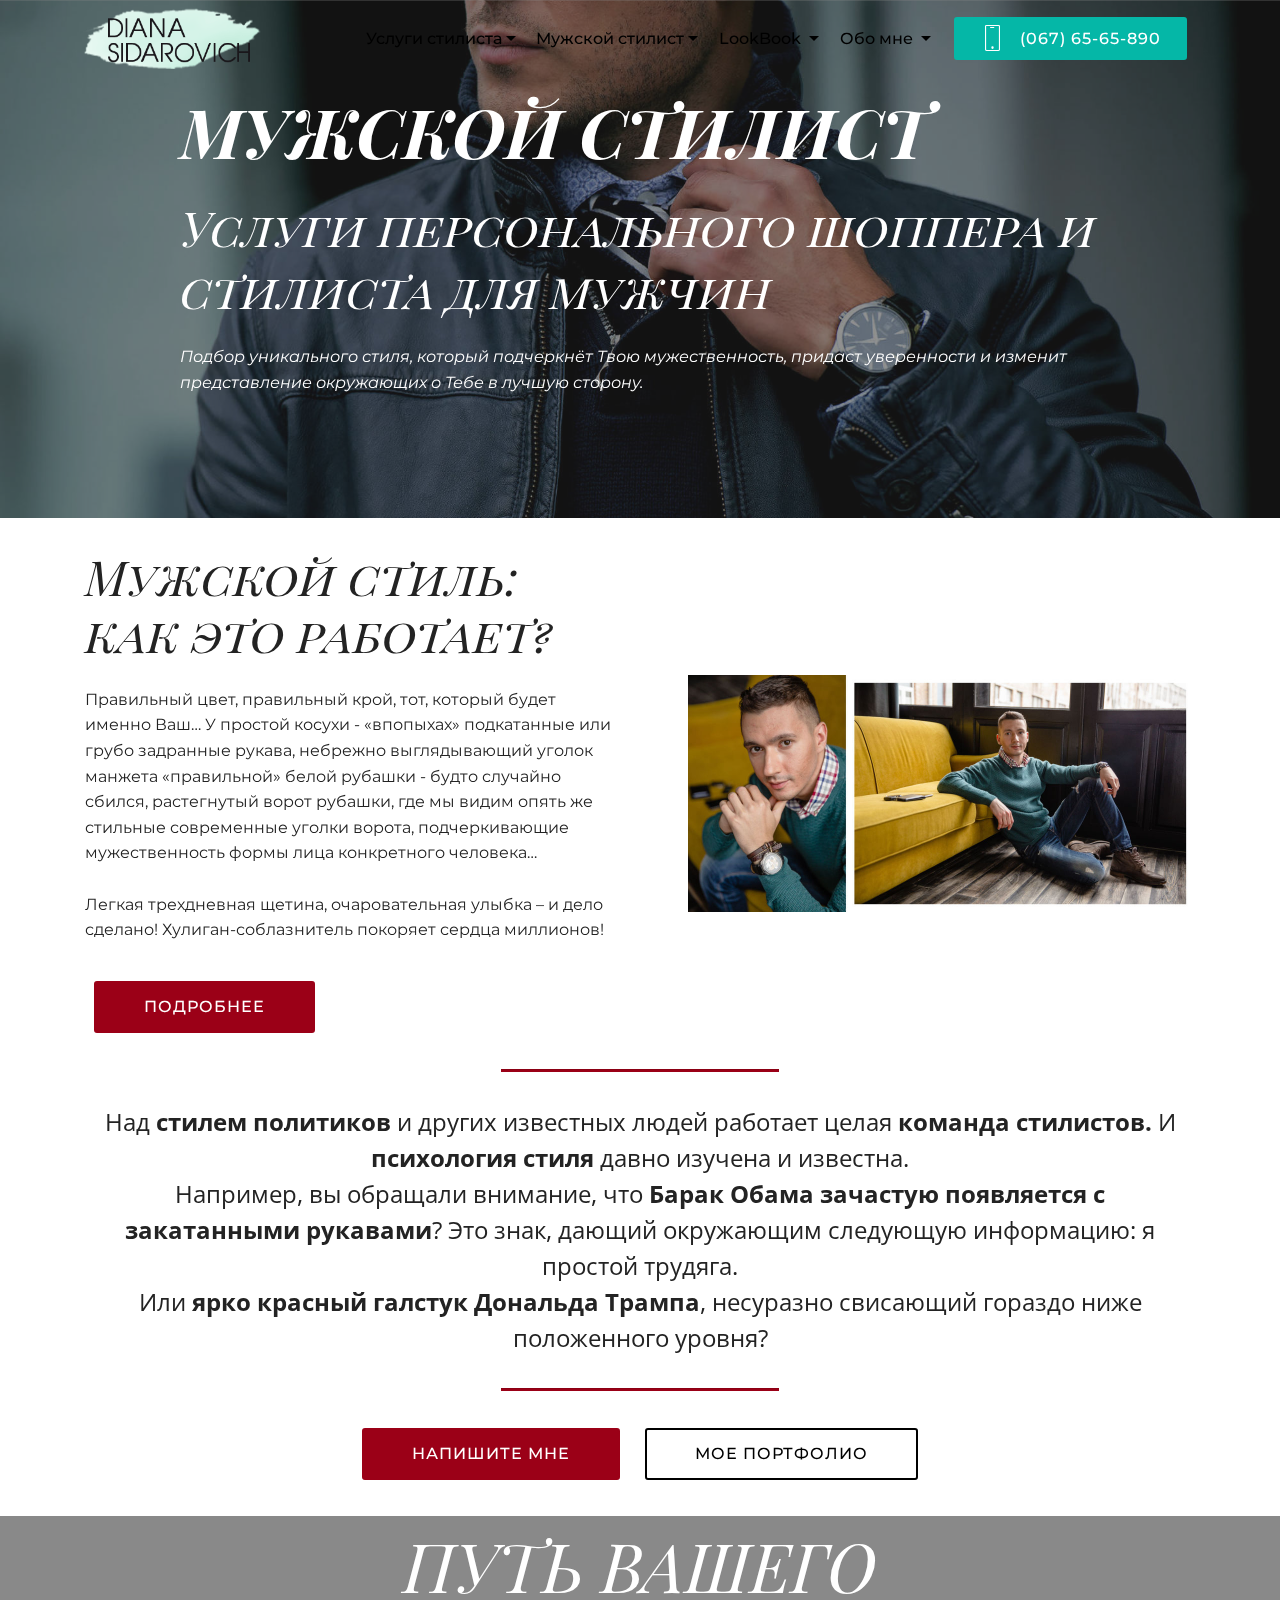
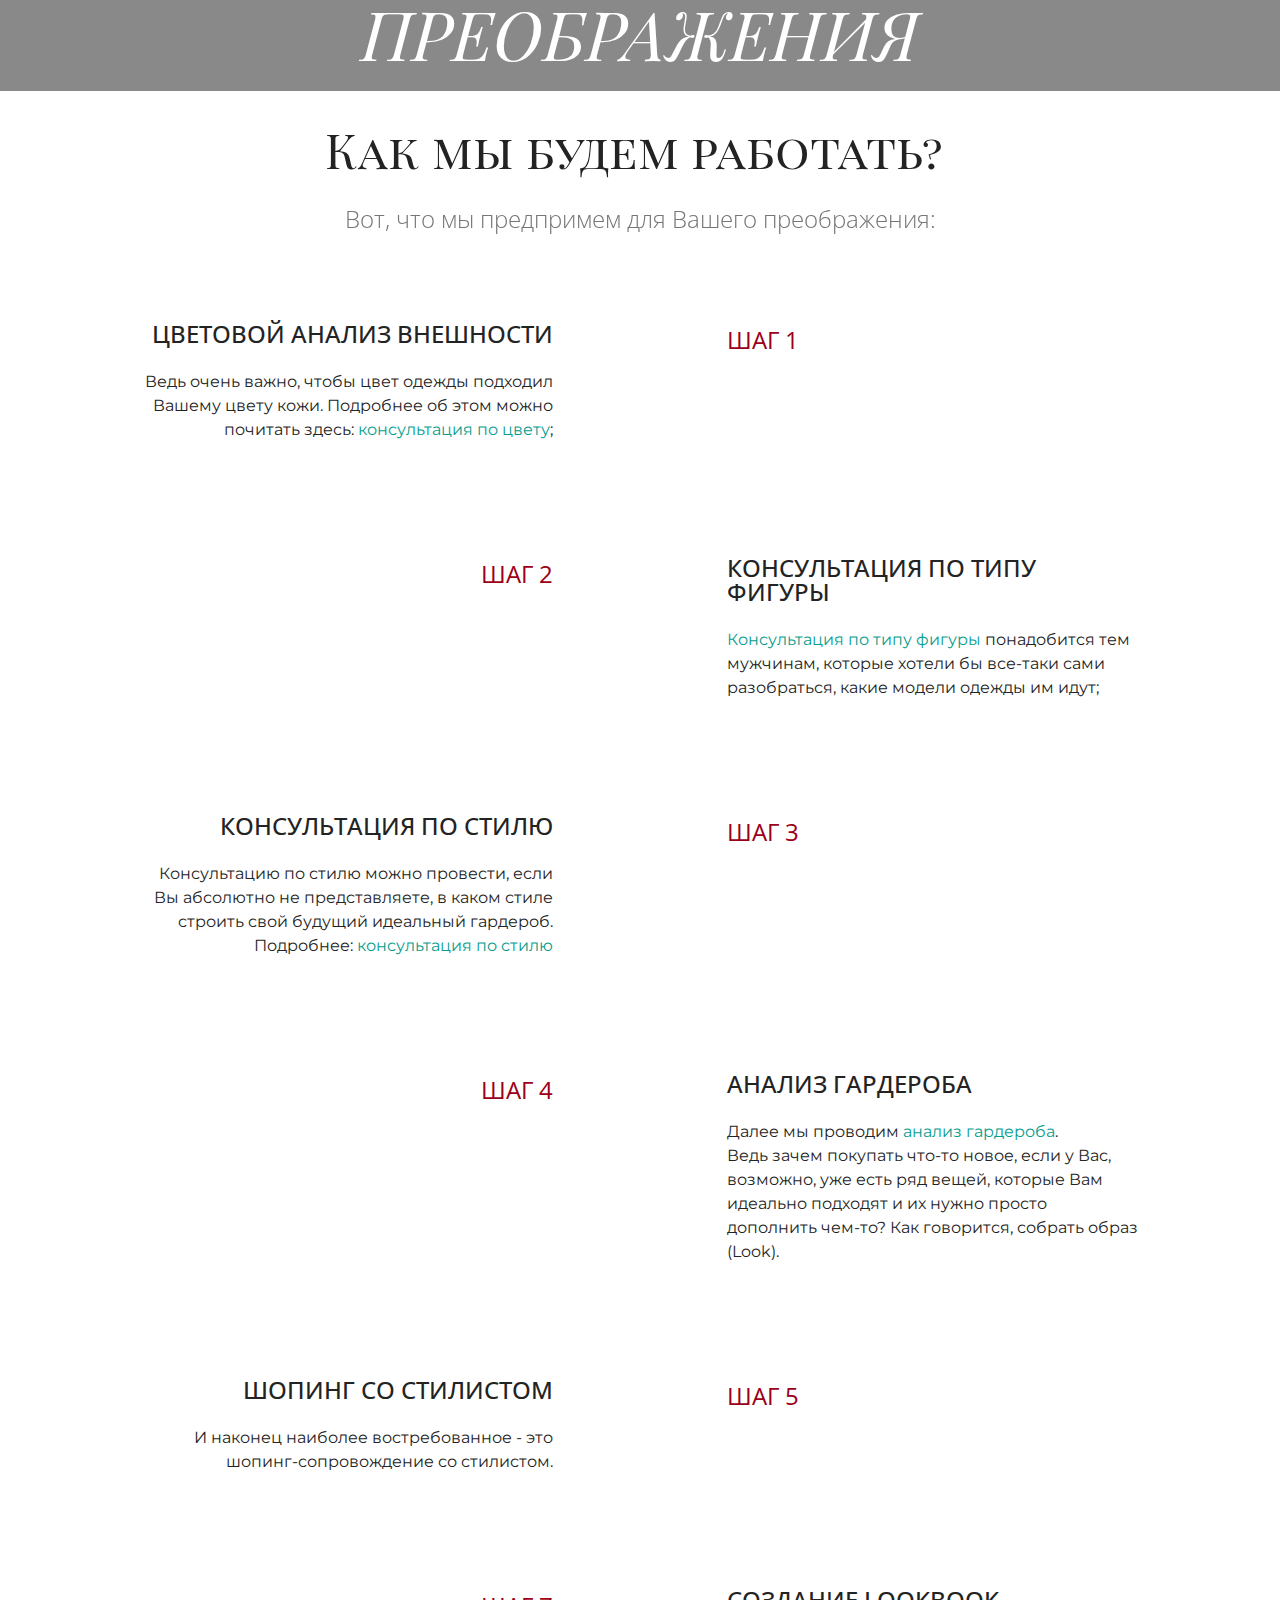
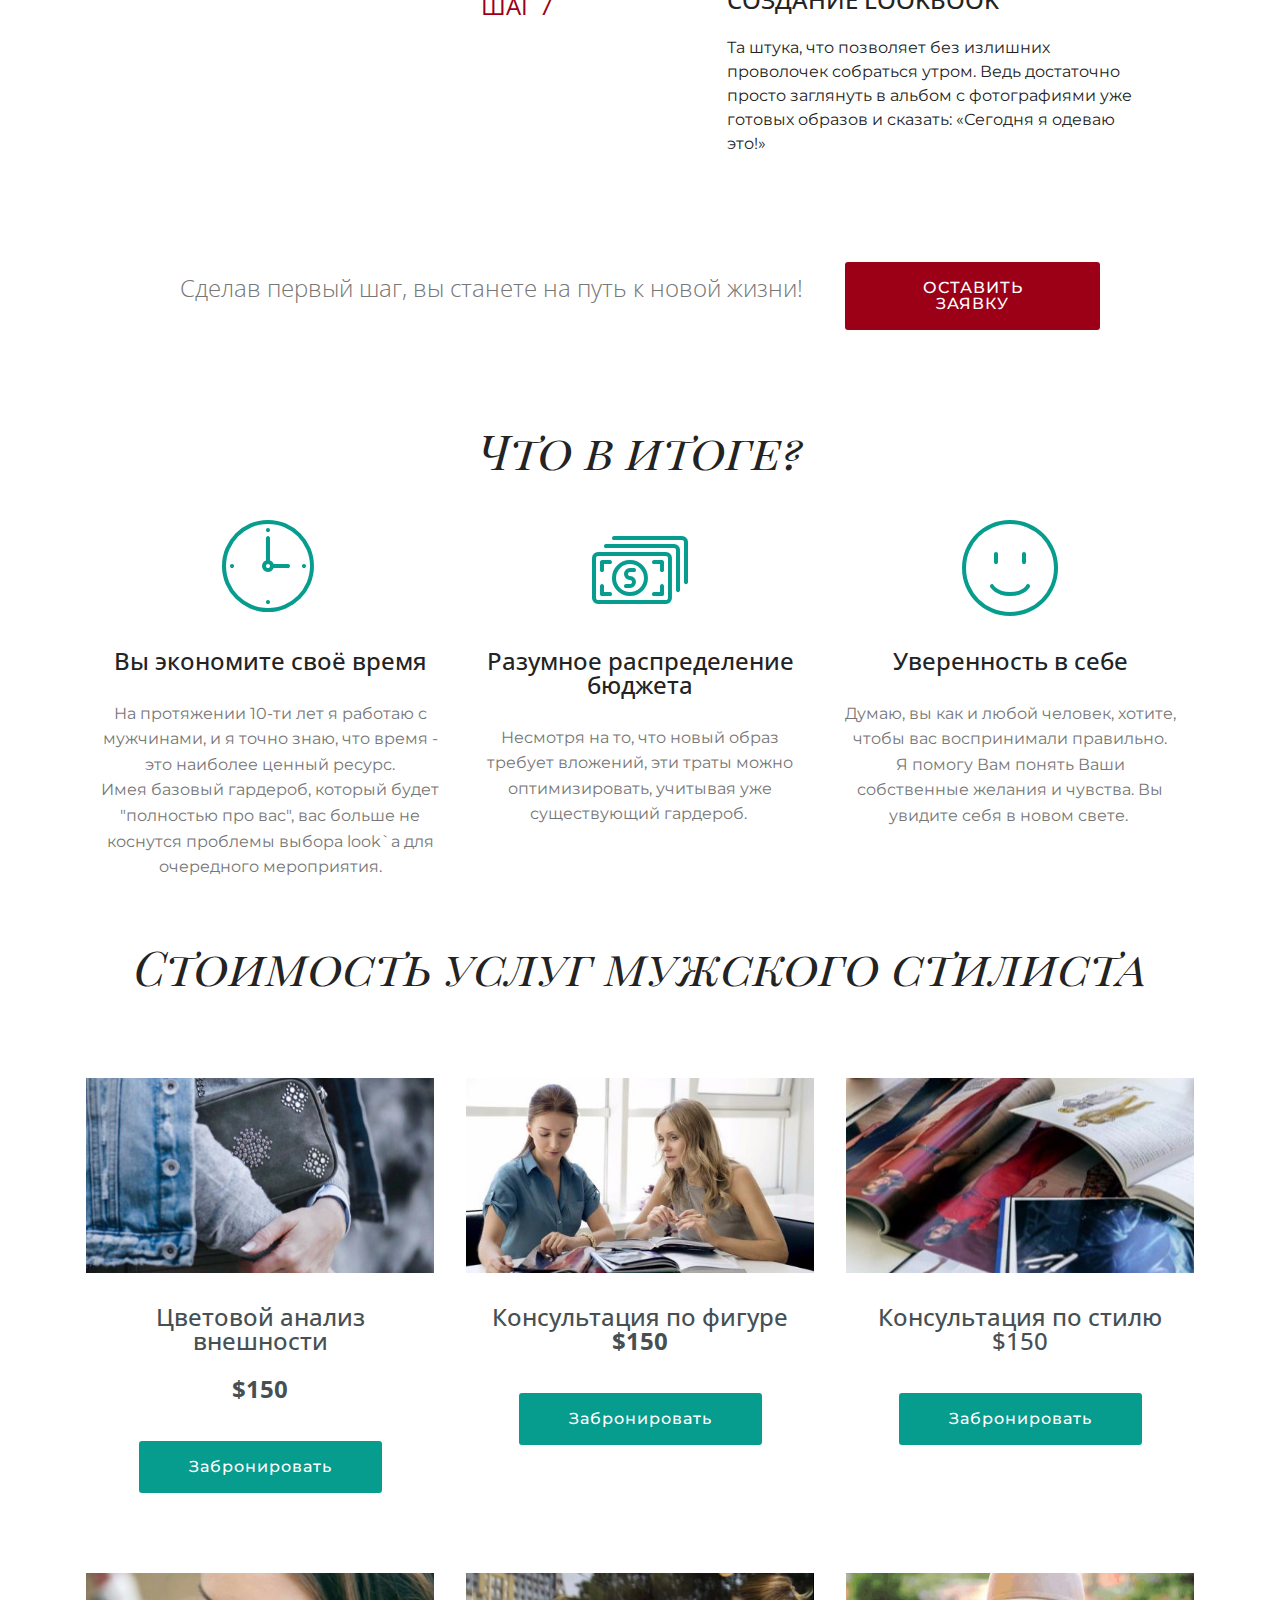
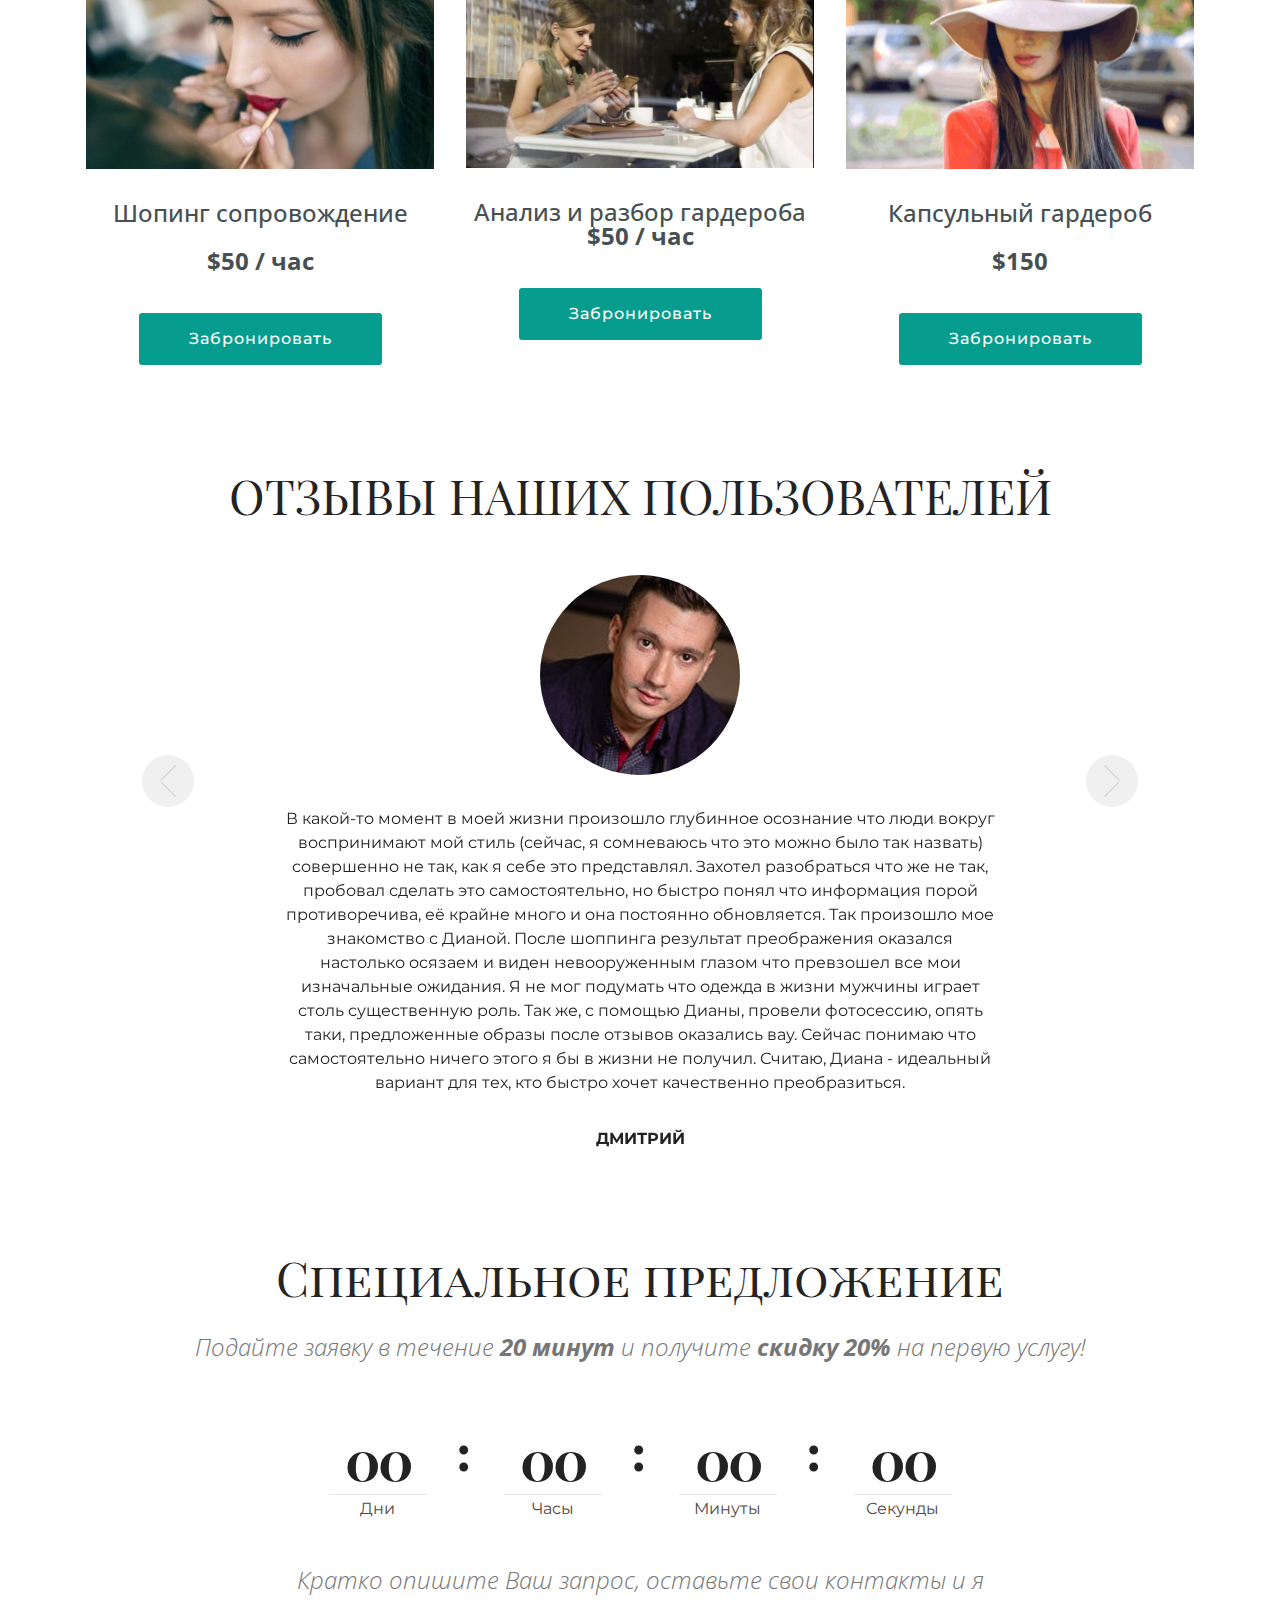
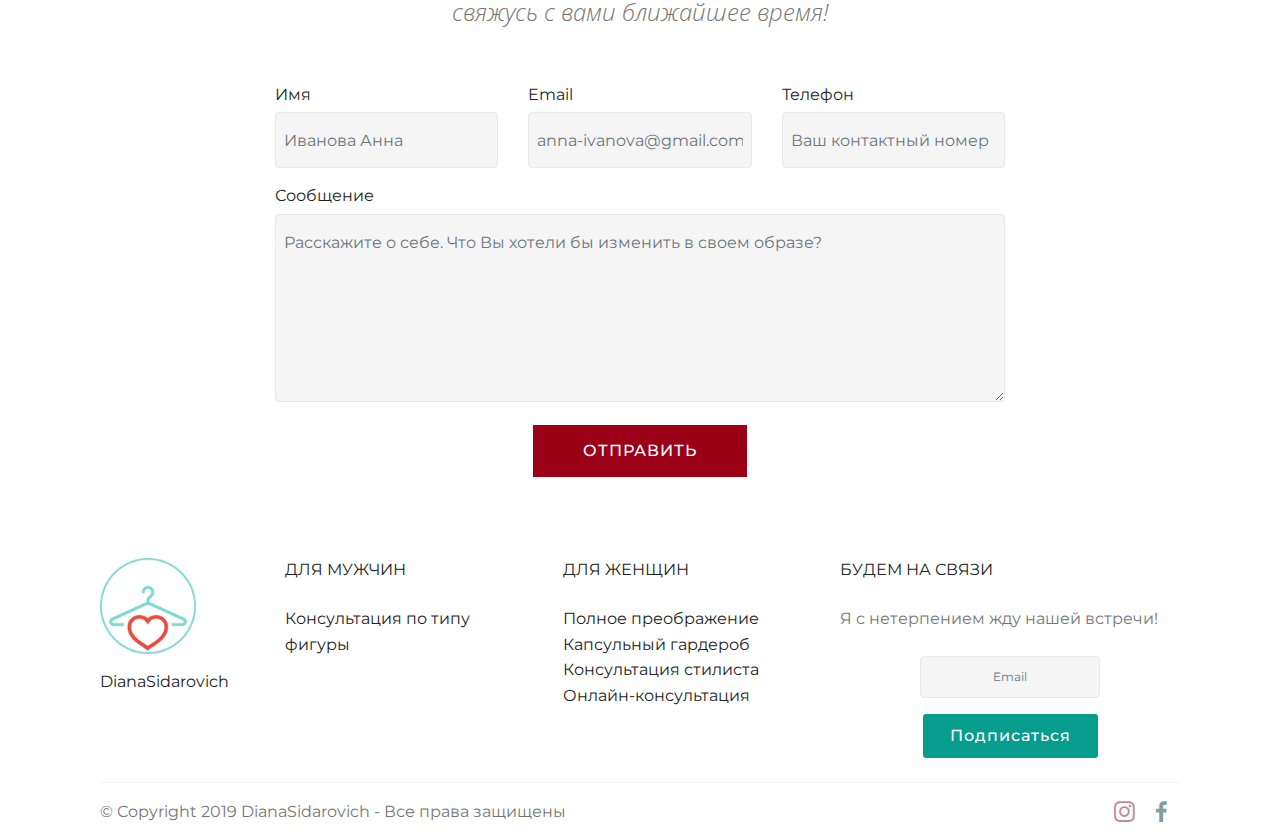
<file: muzhskoy-stilist.html>
<!DOCTYPE html>
<html  >
<head>
  <!-- Site made with Mobirise Website Builder v4.10.10, https://mobirise.com -->
  <meta charset="UTF-8">
  <meta http-equiv="X-UA-Compatible" content="IE=edge">
  <meta name="generator" content="Mobirise v4.10.10, mobirise.com">
  <meta name="viewport" content="width=device-width, initial-scale=1, minimum-scale=1">
  <link rel="shortcut icon" href="assets/images/stilist-v-kieve-298x100.png" type="image/x-icon">
  <meta name="description" content="">
  
  <title>Мужской стилист: подбор стиля и базового гардероба :: Диана Сидорович</title>
  <link rel="preload" as="style" href="assets/web/assets/mobirise-icons/mobirise-icons.css">
<link rel="stylesheet" href="assets/web/assets/mobirise-icons/mobirise-icons.css">
  <link rel="preload" as="style" href="assets/bootstrap/css/bootstrap.min.css">
<link rel="stylesheet" href="assets/bootstrap/css/bootstrap.min.css">
  <link rel="preload" as="style" href="assets/bootstrap/css/bootstrap-grid.min.css">
<link rel="stylesheet" href="assets/bootstrap/css/bootstrap-grid.min.css">
  <link rel="preload" as="style" href="assets/bootstrap/css/bootstrap-reboot.min.css">
<link rel="stylesheet" href="assets/bootstrap/css/bootstrap-reboot.min.css">
  <link rel="stylesheet" href="assets/socicon/css/styles.css">
  <link rel="stylesheet" href="assets/dropdown/css/style.css">
  <link rel="stylesheet" href="assets/tether/tether.min.css">
  <link rel="stylesheet" href="assets/theme/css/style.css">
  <link rel="preload" as="style" href="assets/mobirise/css/mbr-additional.css"><link rel="stylesheet" href="assets/mobirise/css/mbr-additional.css" type="text/css">
  
  
  
</head>
<body>
  <section class="menu cid-rGwcGEIgKj" once="menu" id="menu2-1h">

    

    <nav class="navbar navbar-expand beta-menu navbar-dropdown align-items-center navbar-fixed-top navbar-toggleable-sm bg-color transparent">
        <button class="navbar-toggler navbar-toggler-right" type="button" data-toggle="collapse" data-target="#navbarSupportedContent" aria-controls="navbarSupportedContent" aria-expanded="false" aria-label="Toggle navigation">
            <div class="hamburger">
                <span></span>
                <span></span>
                <span></span>
                <span></span>
            </div>
        </button>
        <div class="menu-logo">
            <div class="navbar-brand">
                <span class="navbar-logo">
                    <a href="https://dianasidarovich.com/">
                        <img src="assets/images/stilist-v-kieve-298x100.png" alt="Стилист в Киеве - DianaSidarovich" title="Лучший стилист в Киеве - DianaSidarovich" style="height: 3.8rem;">
                    </a>
                </span>
                
            </div>
        </div>
        <div class="collapse navbar-collapse" id="navbarSupportedContent">
            <ul class="navbar-nav nav-dropdown" data-app-modern-menu="true"><li class="nav-item dropdown">
                    <a class="nav-link link dropdown-toggle text-black display-4" href="https://mobirise.co" data-toggle="dropdown-submenu" aria-expanded="false">Услуги стилиста</a><div class="dropdown-menu"><a class="dropdown-item text-black display-4" href="https://mobirise.co">Смена стиля и полное приображение<br></a><a class="dropdown-item text-black display-4" href="https://mobirise.co">Консультация стилиста</a><a class="dropdown-item text-black display-4" href="https://mobirise.co">Онлайн консультация стилиста</a><a class="dropdown-item text-black display-4" href="https://mobirise.co">Определение Вашего цветотипа</a><a class="dropdown-item text-black display-4" href="https://mobirise.co">Консультация визажиста + Макияж</a><a class="dropdown-item text-black display-4" href="https://mobirise.co">Анализ и консультация по типу фигуры</a><a class="dropdown-item text-black display-4" href="https://mobirise.co">Анализ и разбор гардероба</a><a class="dropdown-item text-black display-4" href="https://mobirise.co">Составление капсульного гардероба</a><a class="dropdown-item text-black display-4" href="https://mobirise.co">Шопинг-туры и сопровождение</a><a class="dropdown-item text-black display-4" href="https://mobirise.co">Образ по случаю</a><a class="dropdown-item text-black display-4" href="https://mobirise.co">Сопровождение стилиста на фотосессии</a><a class="dropdown-item text-black display-4" href="https://mobirise.co">Свадебный стилист</a></div>
                </li><li class="nav-item dropdown"><a class="nav-link link dropdown-toggle text-black display-4" href="https://mobirise.co" aria-expanded="false" data-toggle="dropdown-submenu">Мужской стилист</a><div class="dropdown-menu"><a class="dropdown-item text-black display-4" href="https://mobirise.co" aria-expanded="false">Консультация по типу фигуры</a><a class="dropdown-item text-black display-4" href="https://mobirise.co" aria-expanded="false">Анализ и консультация по цветотипу</a><a class="dropdown-item text-black display-4" href="https://mobirise.co" aria-expanded="false">Составление базового гардероба</a></div></li>
                <li class="nav-item dropdown">
                    <a class="nav-link link dropdown-toggle text-black display-4" href="https://mobirise.co" data-toggle="dropdown-submenu" aria-expanded="false">LookBook&nbsp;</a><div class="dropdown-menu"><a class="dropdown-item text-black display-4" href="https://mobirise.co">Женский LookBook</a><a class="dropdown-item text-black display-4" href="https://mobirise.co">Мужской LookBook</a><a class="dropdown-item text-black display-4" href="https://mobirise.co">Портфолио</a></div>
                </li><li class="nav-item dropdown"><a class="nav-link link dropdown-toggle text-black display-4" href="https://mobirise.co" aria-expanded="false" data-toggle="dropdown-submenu">Обо мне&nbsp;</a><div class="dropdown-menu"><a class="dropdown-item text-black display-4" href="https://mobirise.co" aria-expanded="false">Отзывы моих клиентов</a><a class="dropdown-item text-black display-4" href="https://mobirise.co" aria-expanded="false">Стоимость услуг</a><a class="dropdown-item text-black display-4" href="https://mobirise.co" aria-expanded="false">СМИ</a><a class="dropdown-item text-black display-4" href="https://mobirise.co" aria-expanded="false">Блог стилиста</a><a class="dropdown-item text-black display-4" href="https://mobirise.co" aria-expanded="false">Полезная информация</a></div></li></ul>
            <div class="navbar-buttons mbr-section-btn"><a class="btn btn-sm btn-secondary display-4" href="tel:+1-234-567-8901">
                    <span class="btn-icon mbri-mobile mbr-iconfont mbr-iconfont-btn">
                    </span>&nbsp;(067) 65-65-890</a></div>
        </div>
    </nav>
</section>

<section class="engine"><a href="https://mobirise.info/y">html web templates</a></section><section class="cid-rGwcGBbbhX mbr-parallax-background" id="header2-1f">

    

    <div class="mbr-overlay" style="opacity: 0.5; background-color: rgb(35, 35, 35);"></div>

    <div class="container align-center">
        <div class="row justify-content-md-center">
            <div class="mbr-white col-md-10">
                <h1 class="mbr-section-title mbr-bold pb-3 mbr-fonts-style display-1"><em>МУЖСКОЙ СТИЛИСТ</em></h1>
                <h3 class="mbr-section-subtitle align-center mbr-light pb-3 mbr-fonts-style display-2"><em>Услуги персонального шоппера и стилиста для мужчин</em></h3>
                <p class="mbr-text pb-3 mbr-fonts-style display-7"><em>Подбор уникального стиля, который подчеркнёт Твою мужественность, придаст уверенности и изменит представление окружающих о Тебе в лучшую сторону.&nbsp;</em></p>
                
            </div>
        </div>
    </div>
    
</section>

<section class="header3 cid-rGwcGDgric" id="header3-1g">

    

    

    <div class="container">
        <div class="media-container-row">
            <div class="mbr-figure" style="width: 100%;">
                <img src="assets/images/smart-1014x474.jpg" alt="Стилист в Киеве - Диана Сидорович-2" title="Стилисты Киева - Диана Сидорович-2">
            </div>

            <div class="media-content">
                <h1 class="mbr-section-title mbr-white pb-3 mbr-fonts-style display-2"><em>Мужской стиль: как это работает?</em></h1>
                
                <div class="mbr-section-text mbr-white pb-3 ">
                    <p class="mbr-text mbr-fonts-style display-7">Правильный цвет, правильный крой, тот, который будет именно Ваш… У простой косухи - «впопыхах» подкатанные или грубо задранные рукава, небрежно выглядывающий уголок манжета «правильной» белой рубашки - будто случайно сбился, растегнутый ворот рубашки, где мы видим опять же стильные современные уголки ворота, подчеркивающие мужественность формы лица конкретного человека…
<br>
<br>Легкая трехдневная щетина, очаровательная улыбка – и дело сделано! Хулиган-соблазнитель покоряет сердца миллионов!<br></p>
                </div>
                <div class="mbr-section-btn"><a class="btn btn-md btn-success display-4" href="https://mobirise.co">ПОДРОБНЕЕ</a>
                    <a class="btn btn-md btn-white-outline display-4" href="https://mobirise.co">ОТЗЫВЫ</a></div>
            </div>
        </div>
    </div>

</section>

<section class="mbr-section article content9 cid-rGOqaR94Rt" id="content9-2b">
    
     

    <div class="container">
        <div class="inner-container" style="width: 100%;">
            <hr class="line" style="width: 25%;">
            <div class="section-text align-center mbr-fonts-style display-5">Над <strong>стилем политиков</strong> и других известных людей работает целая <strong>команда стилистов.</strong> И <strong>психология стиля</strong> давно изучена и известна.
<div>
</div><div>Например, вы обращали внимание, что <strong>Барак Обама зачастую появляется с закатанными рукавами</strong>? Это знак, дающий окружающим следующую информацию: я простой трудяга.
</div><div>
</div><div>Или <strong>ярко красный галстук Дональда Трампа</strong>, несуразно свисающий гораздо ниже положенного уровня?</div></div>
            <hr class="line" style="width: 25%;">
        </div>
        </div>
</section>

<section class="mbr-section content8 cid-rGwcGI3ejW" id="content8-1j">

    

    <div class="container">
        <div class="media-container-row title">
            <div class="col-12 col-md-8">
                <div class="mbr-section-btn align-center"><a class="btn btn-success display-4" href="https://mobirise.co">НАПИШИТЕ МНЕ</a>
                    <a class="btn btn-black-outline display-4" href="https://mobirise.co">МОЕ ПОРТФОЛИО</a></div>
            </div>
        </div>
    </div>
</section>

<section class="mbr-section content5 cid-rGwcGIXEYM mbr-parallax-background" id="content5-1k">

    

    <div class="mbr-overlay" style="opacity: 0.5; background-color: rgb(35, 35, 35);">
    </div>

    <div class="container">
        <div class="media-container-row">
            <div class="title col-12 col-md-8">
                <h2 class="align-center mbr-bold mbr-white pb-3 mbr-fonts-style display-1"><span style="font-weight: normal;"><em>ПУТЬ ВАШЕГО ПРЕОБРАЖЕНИЯ</em></span></h2>
                
                
                
            </div>
        </div>
    </div>
</section>

<section class="timeline1 cid-rGYkcjQQcu" id="timeline1-2g">

    

    

    <div class="container align-center">
        <h2 class="mbr-section-title pb-3 mbr-fonts-style display-2">Как мы будем работать?&nbsp;</h2>
        <h3 class="mbr-section-subtitle pb-5 mbr-fonts-style display-5">Вот, что мы предпримем для Вашего преображения:</h3>

        <div class="container timelines-container" mbri-timelines="">
            <!--1-->
            <div class="row timeline-element reverse separline">
                 <div class="timeline-date-panel col-xs-12 col-md-6  align-left">         
                    <div class="time-line-date-content">
                        <p class="mbr-timeline-date mbr-fonts-style display-5">
                            ШАГ 1<br></p>
                    </div>
                </div>
           <span class="iconBackground"></span>
            <div class="col-xs-12 col-md-6 align-right">
                <div class="timeline-text-content">
                    <h4 class="mbr-timeline-title pb-3 mbr-fonts-style display-5">ЦВЕТОВОЙ АНАЛИЗ ВНЕШНОСТИ</h4>
                    <p class="mbr-timeline-text mbr-fonts-style display-7">
                        Ведь очень важно, чтобы цвет одежды подходил Вашему цвету кожи. Подробнее об этом можно почитать здесь: <a href="https://dianasidarovich.com/uslugi/tsvetovo-analiz-vneshnosti/" target="_blank">консультация по цвету</a>;
                    </p>
                 </div>
            </div>
            </div>
            <!--2-->
            <div class="row timeline-element  separline">
                <div class="timeline-date-panel col-xs-12 col-md-6 align-right">
                    <div class="time-line-date-content">
                        <p class="mbr-timeline-date mbr-fonts-style display-5">
                            ШАГ 2</p>
                    </div>
                </div>
                <span class="iconBackground"></span>
                <div class="col-xs-12 col-md-6 align-left ">
                    <div class="timeline-text-content">
                        <h4 class="mbr-timeline-title pb-3 mbr-fonts-style display-5">
                            КОНСУЛЬТАЦИЯ ПО ТИПУ ФИГУРЫ</h4>
                        <p class="mbr-timeline-text mbr-fonts-style display-7"><a href="https://dianasidarovich.com/uslugi/konsultatsii-po-tipu-figury/" target="_blank">Консультация по типу фигуры</a> понадобится тем мужчинам, которые хотели бы все-таки сами разобраться, какие модели одежды им идут;
                        </p>
                    </div>
                </div>
            </div>
            <!--3-->
            <div class="row timeline-element reverse separline">
                <div class="timeline-date-panel col-xs-12 col-md-6  align-left">
                    <div class="time-line-date-content">
                        <p class="mbr-timeline-date mbr-fonts-style display-5">
                            ШАГ 3</p>
                    </div>
                </div>
                <span class="iconBackground"></span>
                <div class="col-xs-12 col-md-6 align-right">
                    <div class="timeline-text-content">
                        <h4 class="mbr-timeline-title pb-3 mbr-fonts-style display-5">
                            КОНСУЛЬТАЦИЯ ПО СТИЛЮ</h4>      
                        <p class="mbr-timeline-text mbr-fonts-style display-7">Консультацию по стилю можно провести, если Вы абсолютно не представляете, в каком стиле строить свой будущий идеальный гардероб. Подробнее:
<a href="https://dianasidarovich.com/uslugi/konsultatsiya-po-stilyu/" target="_blank">консультация по стилю</a></p>
                    </div>
                </div>
            </div>
            <!--4-->
            <div class="row timeline-element  separline">
                <div class="timeline-date-panel col-xs-12 col-md-6 align-right">
                    <div class="time-line-date-content">
                        <p class="mbr-timeline-date mbr-fonts-style display-5">
                            ШАГ 4</p>
                    </div>
                </div>
                <span class="iconBackground"></span>
                <div class="col-xs-12 col-md-6 align-left ">
                    <div class="timeline-text-content">
                        <h4 class="mbr-timeline-title pb-3 mbr-fonts-style display-5">
                            АНАЛИЗ ГАРДЕРОБА</h4>
                        <p class="mbr-timeline-text mbr-fonts-style display-7">Далее мы проводим <a href="https://dianasidarovich.com/uslugi/analiz-garderoba/" target="_blank">анализ гардероба</a>.
<br>Ведь зачем покупать что-то новое, если у Вас, возможно, уже есть ряд вещей, которые Вам идеально подходят и их нужно просто дополнить чем-то? Как говорится, собрать образ (Look).</p>
                    </div>
                </div>
            </div>
            <!--5-->
            <div class="row timeline-element reverse separline">
                <div class="timeline-date-panel col-xs-12 col-md-6  align-left">
                    <div class="time-line-date-content">
                        <p class="mbr-timeline-date mbr-fonts-style display-5">
                            ШАГ 5<br></p>
                    </div>
                </div>
                <span class="iconBackground"></span>
                <div class="col-xs-12 col-md-6 align-right">
                    <div class="timeline-text-content">
                        <h4 class="mbr-timeline-title pb-3 mbr-fonts-style display-5">
                            ШОПИНГ СО СТИЛИСТОМ</h4>
                        <p class="mbr-timeline-text mbr-fonts-style display-7">
                            И наконец наиболее востребованное - это шопинг-сопровождение со стилистом.
                        </p>
                    </div>
                </div>
            </div>
            <!--6-->
            <div class="row timeline-element">
                <div class="timeline-date-panel col-xs-12 col-md-6 align-right">
                    <div class="time-line-date-content">
                       <p class="mbr-timeline-date mbr-fonts-style display-5">
                            ШАГ 7</p>
                    </div>
                </div>
                <span class="iconBackground"></span>
                <div class="col-xs-12 col-md-6 align-left ">
                    <div class="timeline-text-content">
                        <h4 class="mbr-timeline-title pb-3 mbr-fonts-style display-5">
                            СОЗДАНИЕ LOOKBOOK</h4>
                        <p class="mbr-timeline-text mbr-fonts-style display-7">
                            Та штука, что позволяет без излишних проволочек собраться утром. Ведь достаточно просто заглянуть в альбом с фотографиями уже готовых образов и сказать: «Сегодня я одеваю это!»
                        </p>
                    </div>
                </div>
            </div>
            <!--7-->
            
            <!--8-->
            
            <!--9-->
            
            <!--10-->
            
            <!--11-->
            
            <!--12-->
            
        </div>
    </div>
</section>

<section class="mbr-section info1 cid-rGZqx7QkUu" id="info1-2h">

    

    
    <div class="container">
        <div class="row justify-content-center content-row">
            <div class="media-container-column title col-12 col-lg-7 col-md-6">
                <h3 class="mbr-section-subtitle align-left mbr-light pb-3 mbr-fonts-style display-5">Сделав первый шаг, вы станете на путь к новой жизни!</h3>
                
            </div>
            <div class="media-container-column col-12 col-lg-3 col-md-4">
                <div class="mbr-section-btn align-right py-4"><a class="btn btn-success display-4" href="https://mobirise.co">ОСТАВИТЬ ЗАЯВКУ</a></div>
            </div>
        </div>
    </div>
</section>

<section class="header1 cid-rGwcGLGxJY" id="header16-1m">

    

    

    <div class="container">
        <div class="row justify-content-md-center">
            <div class="col-md-10 align-center">
                <h1 class="mbr-section-title mbr-bold pb-3 mbr-fonts-style display-2"><span style="font-weight: normal;"><em>Что в итоге?</em></span></h1>
                
                
                
            </div>
        </div>
    </div>

</section>

<section class="features1 cid-rGwcGNlQo7" id="features1-1n">
    
    

    
    <div class="container">
        <div class="media-container-row">

            <div class="card p-3 col-12 col-md-6 col-lg-4">
                <div class="card-img pb-3">
                    <span class="mbr-iconfont mbri-clock" style="color: rgb(6, 156, 142); fill: rgb(6, 156, 142);"></span>
                </div>
                <div class="card-box">
                    <h4 class="card-title py-3 mbr-fonts-style display-5">Вы экономите своё время</h4>
                    <p class="mbr-text mbr-fonts-style display-7">На протяжении 10-ти лет я работаю с мужчинами, и я точно знаю, что время - это наиболее ценный ресурс. <br>Имея базовый гардероб, который будет "полностью про вас", вас больше не коснутся проблемы выбора look`a для очередного мероприятия.<br></p>
                </div>
            </div>

            <div class="card p-3 col-12 col-md-6 col-lg-4">
                <div class="card-img pb-3">
                    <span class="mbr-iconfont mbri-cash" style="color: rgb(6, 156, 142); fill: rgb(6, 156, 142);"></span>
                </div>
                <div class="card-box">
                    <h4 class="card-title py-3 mbr-fonts-style display-5">Разумное распределение бюджета</h4>
                    <p class="mbr-text mbr-fonts-style display-7">
                        Несмотря на то, что новый образ требует вложений, эти траты можно оптимизировать, учитывая уже существующий гардероб.&nbsp;</p>
                </div>
            </div>

            <div class="card p-3 col-12 col-md-6 col-lg-4">
                <div class="card-img pb-3">
                    <span class="mbr-iconfont mbri-smile-face" style="color: rgb(6, 156, 142); fill: rgb(6, 156, 142);"></span>
                </div>
                <div class="card-box">
                    <h4 class="card-title py-3 mbr-fonts-style display-5">Уверенность в себе</h4>
                    <p class="mbr-text mbr-fonts-style display-7">Думаю, вы как и любой человек, хотите, чтобы вас воспринимали правильно. <br>Я помогу Вам понять Ваши собственные желания и чувства. Вы увидите себя в новом свете.&nbsp;</p>
                </div>
            </div>

            

        </div>

    </div>

</section>

<section class="services1 cid-rGwcGPolUM" id="services1-1o">
    <!---->
    
    <!---->
    <!--Overlay-->
    
    <!--Container-->
    <div class="container">
        <div class="row justify-content-center">
            <!--Titles-->
            <div class="title pb-5 col-12">
                <h2 class="align-left pb-3 mbr-fonts-style display-2"><em>Стоимость&nbsp;услуг мужского стилиста</em></h2>
                
            </div>
            <!--Card-1-->
            <div class="card col-12 col-md-6 p-3 col-lg-4">
                <div class="card-wrapper">
                    <div class="card-img">
                        <img src="assets/images/photo-2019-05-30-12-54-15-506x373.jpeg" alt="Mobirise" title="">
                    </div>
                    <div class="card-box">
                        <h4 class="card-title mbr-fonts-style display-5">Цветовой анализ внешности<br><br><strong>$150</strong></h4>
                        
                        <!--Btn-->
                        <div class="mbr-section-btn align-center"><a href="https://mobirise.co" class="btn btn-primary display-4">Забронировать</a></div>
                    </div>
                </div>
            </div>
            <!--Card-2-->
            <div class="card col-12 col-md-6 p-3 col-lg-4">
                <div class="card-wrapper">
                    <div class="card-img">
                        <img src="assets/images/konsultacia-stilista-diana-sidarovich-1-506x336.jpeg" alt="Mobirise" title="">
                    </div>
                    <div class="card-box">
                        <h4 class="card-title mbr-fonts-style display-5">Консультация по фигуре<br>
<div><strong>$150</strong></div></h4>
                        
                        <!--Btn-->
                        <div class="mbr-section-btn align-center"><a href="https://mobirise.co" class="btn btn-primary display-4">
                                Забронировать</a></div>
                    </div>
                </div>
            </div>
            <!--Card-3-->
            <div class="card col-12 col-md-6 p-3 col-lg-4 last-child">
                <div class="card-wrapper">
                    <div class="card-img">
                        <img src="assets/images/onlajn-konsultacia-diana-sidarovich-2-506x313.jpeg" alt="Mobirise" title="">
                    </div>
                    <div class="card-box">
                        <h4 class="card-title mbr-fonts-style display-5">
                            Консультация по стилю
<div>
</div><div>$150<br></div></h4>
                        
                        <!--Btn-->
                        <div class="mbr-section-btn align-center"><a href="https://mobirise.co" class="btn btn-primary display-4">
                                Забронировать</a></div>
                    </div>
                </div>
            </div>
            <!--Card-4-->
            
        </div>
    </div>
</section>

<section class="services1 cid-rGwcGSCjSs" id="services1-1p">
    <!---->
    
    <!---->
    <!--Overlay-->
    
    <!--Container-->
    <div class="container">
        <div class="row justify-content-center">
            <!--Titles-->
            <div class="title pb-5 col-12">
                
                
            </div>
            <!--Card-1-->
            <div class="card col-12 col-md-6 p-3 col-lg-4">
                <div class="card-wrapper">
                    <div class="card-img">
                        <img src="assets/images/make-up-konsultacia-diana-sidarovich-3-506x336.jpeg" alt="Mobirise" title="">
                    </div>
                    <div class="card-box">
                        <h4 class="card-title mbr-fonts-style display-5">Шопинг сопровождение<br><br><strong>$50 / час</strong></h4>
                        
                        <!--Btn-->
                        <div class="mbr-section-btn align-center"><a href="https://mobirise.co" class="btn btn-primary display-4">Забронировать</a></div>
                    </div>
                </div>
            </div>
            <!--Card-2-->
            <div class="card col-12 col-md-6 p-3 col-lg-4">
                <div class="card-wrapper">
                    <div class="card-img">
                        <img src="assets/images/stilist-v-kieve-diana-sidorovich-4-506x358.jpeg" alt="Mobirise" title="">
                    </div>
                    <div class="card-box">
                        <h4 class="card-title mbr-fonts-style display-5">Анализ и разбор гардероба<br>
<div><strong>$50 / час</strong></div></h4>
                        
                        <!--Btn-->
                        <div class="mbr-section-btn align-center"><a href="https://mobirise.co" class="btn btn-primary display-4">Забронировать</a></div>
                    </div>
                </div>
            </div>
            <!--Card-3-->
            <div class="card col-12 col-md-6 p-3 col-lg-4 last-child">
                <div class="card-wrapper">
                    <div class="card-img">
                        <img src="assets/images/diana-sidarovich-banner-3-506x338.png" alt="Mobirise" title="">
                    </div>
                    <div class="card-box">
                        <h4 class="card-title mbr-fonts-style display-5">Капсульный гардероб<br><br><strong>$150</strong></h4>
                        
                        <!--Btn-->
                        <div class="mbr-section-btn align-center"><a href="https://mobirise.co" class="btn btn-primary display-4">Забронировать<br></a></div>
                    </div>
                </div>
            </div>
            <!--Card-4-->
            
        </div>
    </div>
</section>

<section class="carousel slide testimonials-slider cid-rGZXvG0oIg" data-interval="false" id="testimonials-slider1-2j">
    
    

    

    <div class="container text-center">
        <h2 class="pb-5 mbr-fonts-style display-2">
            ОТЗЫВЫ НАШИХ ПОЛЬЗОВАТЕЛЕЙ
        </h2>

        <div class="carousel slide" role="listbox" data-pause="true" data-keyboard="false" data-ride="carousel" data-interval="5000">
            <div class="carousel-inner">
                
                
            <div class="carousel-item">
                    <div class="user col-md-8">
                        <div class="user_image">
                            <img src="assets/images/-it-268x172.jpeg" alt="" title="">
                        </div>
                        <div class="user_text pb-3">
                            <p class="mbr-fonts-style display-7">В какой-то момент в моей жизни произошло глубинное осознание что люди вокруг воспринимают мой стиль (сейчас, я сомневаюсь что это можно было так назвать) совершенно не так, как я себе это представлял. Захотел разобраться что же не так, пробовал сделать это самостоятельно, но быстро понял что информация порой противоречива, её крайне много и она постоянно обновляется. Так произошло мое знакомство с Дианой. После шоппинга результат преображения оказался настолько осязаем и виден невооруженным глазом что превзошел все мои изначальные ожидания. Я не мог подумать что одежда в жизни мужчины играет столь существенную роль. Так же, с помощью Дианы, провели фотосессию, опять таки, предложенные образы после отзывов оказались вау. Сейчас понимаю что самостоятельно ничего этого я бы в жизни не получил. Считаю, Диана - идеальный вариант для тех, кто быстро хочет качественно преобразиться.
                            </p>
                        </div>
                        <div class="user_name mbr-bold pb-2 mbr-fonts-style display-7">ДМИТРИЙ</div>
                        
                    </div>
                </div><div class="carousel-item">
                    <div class="user col-md-8">
                        <div class="user_image">
                            <img src="assets/images/-268x172.png" alt="" title="">
                        </div>
                        <div class="user_text pb-3">
                            <p class="mbr-fonts-style display-7">
                                У меня всё время как-то не получалось продвигаться по карьерной лестнице. Вроде бы и работал много, выкладывался. А всё равно ничего не получалось. Складывалось впечатление, что меня не воспринимают всерьёз. Я задумался. Появилась мысль, может, что-то не то с моей внешностью? Как говорится, «рожей не вышел»? Я, в принципе, обычно не заморачивался по поводу гардероба. Рубашка, джинсы. Что ещё нужно? Но, как выяснилось, моя внезапная мысль по поводу того, что вся беда моего карьерного продвижения, как раз, и заключается в моём гардеробе, оказалась верной. Диану мне подсказала знакомая. Я сначала сомневался. Но потом всё же решился. И, как выяснилось, не зря. Диана открыла мне глаза на мой образ жизни и на то, в чём я хожу. Она помогла мне преобразиться. Я стал уверенно себя чувствовать в обществе. А мои коллеги посмотрели на меня с другой стороны. И сейчас моё развитие на работе, наконец, сдвинулось с мёртвой точки. И за это Диане моё огромное СПАСИБО!
                            </p>
                        </div>
                        <div class="user_name mbr-bold pb-2 mbr-fonts-style display-7">ВАЛЕРИЙ</div>
                        
                    </div>
                </div><div class="carousel-item">
                    <div class="user col-md-8">
                        <div class="user_image">
                            <img src="assets/images/-268x1721.png" alt="" title="">
                        </div>
                        <div class="user_text pb-3">
                            <p class="mbr-fonts-style display-7">
                                Я, в принципе, всю жизнь нормально себя чувствовал. Одевался просто, но меня это вполеене устраивало. Пока не случилось непредвиденное. Я банально влюбился. Но та девушка, которая мне очень нравилась, совершенно не обращала на меня внимание. Я был абсолютно вне поля её зрения. И я понял, что что-то нужно менять. В интернете нашёл, что можно обратиться к услугам стилиста. Так вышел на Диану. Она мне не только помогла преобразиться и всё-таки привлечь внимание любимой, но и научила некоторым полезным вещам, до которых я бы раньше в жизни бы не додумался.
                            </p>
                        </div>
                        <div class="user_name mbr-bold pb-2 mbr-fonts-style display-7">
                            АЛЕКСАНДР</div>
                        
                    </div>
                </div></div>

            <div class="carousel-controls">
                <a class="carousel-control-prev" role="button" data-slide="prev">
                  <span aria-hidden="true" class="mbri-arrow-prev mbr-iconfont"></span>
                  <span class="sr-only">Назад</span>
                </a>
                
                <a class="carousel-control-next" role="button" data-slide="next">
                  <span aria-hidden="true" class="mbri-arrow-next mbr-iconfont"></span>
                  <span class="sr-only">Вперед</span>
                </a>
            </div>
        </div>
    </div>
</section>

<section class="countdown1 cid-rGwcGYcarn" id="countdown1-1r">
    
    
    
    <div class="container ">
        <h2 class="mbr-section-title pb-3 align-center mbr-fonts-style display-2">Специальное предложение</h2>
        <h3 class="mbr-section-subtitle align-center mbr-fonts-style display-5"><em>Подайте заявку в течение <strong>20 минут</strong> и получите <strong>скидку 20%</strong> на первую услугу!</em></h3>
        
    </div>
    <div class="container countdown-cont align-center">
        <div class="daysCountdown" title="Дни"></div>
        <div class="hoursCountdown" title="Часы"></div> 
        <div class="minutesCountdown" title="Минуты"></div> 
        <div class="secondsCountdown" title="Секунды"></div>
        <div class="countdown pt-5 mt-2" data-due-date="2019/11/01"> 
        </div>
    </div>
</section>

<section class="mbr-section form1 cid-rGwcH0885o" id="form1-1s">

    

    
    <div class="container">
        <div class="row justify-content-center">
            <div class="title col-12 col-lg-8">
                
                <h3 class="mbr-section-subtitle align-center mbr-light pb-3 mbr-fonts-style display-5"><em>Кратко опишите Ваш запрос, оставьте свои контакты и я свяжусь с вами ближайшее время!</em></h3>
            </div>
        </div>
    </div>
    <div class="container">
        <div class="row justify-content-center">
            <div class="media-container-column col-lg-8" data-form-type="formoid">
                <!---Formbuilder Form--->
                <form action="https://mobirise.com/" method="POST" class="mbr-form form-with-styler" data-form-title="Mobirise Form"><input type="hidden" name="email" data-form-email="true" value="OGCfpzvPwDV+WdT/gQmqRbAvCn0YvHQSR8gW+ng0qdHySj2dZiqLWphG1hV8tA8cx/xip7FcBIYayTyn5oWgN3sNUrb5q7x5EZ4w+SHj+IsTfA0A26cCCPVG6fdNk0mo">
                    <div class="row row-sm-offset">
                        <div hidden="hidden" data-form-alert="" class="alert alert-success col-12">Как только я прочту Ваше сообщение, я свяжусь с Вами. Благодарю за Ваше доверие!</div>
                        <div hidden="hidden" data-form-alert-danger="" class="alert alert-danger col-12">
                        </div>
                    </div>
                    <div class="dragArea row row-sm-offset">
                        <div class="col-md-4  form-group" data-for="name">
                            <label for="name-form1-1s" class="form-control-label mbr-fonts-style display-7">Имя</label>
                            <input type="text" name="name" data-form-field="Name" required="required" class="form-control display-7" placeholder="Иванова Анна" id="name-form1-1s">
                        </div>
                        <div class="col-md-4  form-group" data-for="email">
                            <label for="email-form1-1s" class="form-control-label mbr-fonts-style display-7">Email</label>
                            <input type="email" name="email" data-form-field="Email" required="required" class="form-control display-7" placeholder="anna-ivanova@gmail.com" id="email-form1-1s">
                        </div>
                        <div data-for="phone" class="col-md-4  form-group">
                            <label for="phone-form1-1s" class="form-control-label mbr-fonts-style display-7">Телефон</label>
                            <input type="tel" name="phone" data-form-field="Phone" class="form-control display-7" placeholder="Ваш контактный номер" id="phone-form1-1s">
                        </div>
                        <div data-for="message" class="col-md-12 form-group">
                            <label for="message-form1-1s" class="form-control-label mbr-fonts-style display-7">Сообщение</label>
                            <textarea name="message" data-form-field="Message" class="form-control display-7" placeholder="Расскажите о себе. Что Вы хотели бы изменить в своем образе?" id="message-form1-1s"></textarea>
                        </div>
                        <div class="col-md-12 input-group-btn align-center"><button type="submit" class="btn btn-form btn-success display-4">ОТПРАВИТЬ</button></div>
                    </div>
                </form><!---Formbuilder Form--->
            </div>
        </div>
    </div>
</section>



<section class="footer3 cid-rGwcHoFzwk" id="footer3-2a">

    

    

    <div class="container">
        <div class="media-container-row content">
            <div class="col-md-2 col-sm-4">
                <div class="mb-3 img-logo">
                    <a href="https://dianasidarovich.com/">
                         <img src="assets/images/icons8-hanger-500-500x500.png" alt="Mobirise" title="">
                    </a>
                </div>
                <p class="mbr-fonts-style foot-logo display-7">DianaSidarovich</p>
            </div>
            <div class="col-md-3 col-sm-4">
                <p class="mb-4 mbr-fonts-style foot-title display-7">
                    ДЛЯ МУЖЧИН</p>
                <p class="mbr-text mbr-links-column mbr-fonts-style display-7">Консультация по типу фигуры</p><p></p><p></p>
            </div>
            <div class="col-md-3 col-sm-4">
                <p class="mb-4 mbr-fonts-style foot-title display-7">ДЛЯ ЖЕНЩИН</p>
                <p class="mbr-text mbr-fonts-style mbr-links-column display-7">Полное преображение<br>Капсульный гардероб<br>Консультация стилиста<br>Онлайн-консультация<br></p>
            </div>
            <div class="col-md-4 col-sm-12">
                <p class="mb-4 mbr-fonts-style foot-title display-7">БУДЕМ НА СВЯЗИ</p>
                <p class="mbr-text form-text mbr-fonts-style display-7">Я с нетерпением жду нашей встречи!</p>
                <div class="media-container-column" data-form-type="formoid">
                    <!---Formbuilder Form--->
                    <form action="https://mobirise.com/" method="POST" class="mbr-form form-with-styler" data-form-title="Mobirise Form"><input type="hidden" name="email" data-form-email="true" value="Gha4NGWuFRZOb0s+cBFgpysMy5Q44NS5B4q6TsqY5F/1W/cJ3COjBF1m7xMNSH87K7Q9gloye+J/Dt8EZkDREbvgXMe7NDj9RM3uQ34x8QIo8z1FV98XwImFcGAvPZjn">
                        <div class="row form-inline justify-content-center">
                            <div hidden="hidden" data-form-alert="" class="alert alert-success col-12">Спасибо за заполнение анкеты!</div>
                            <div hidden="hidden" data-form-alert-danger="" class="alert alert-danger col-12">
                            </div>
                        </div>
                        <div class="dragArea row form-inline justify-content-center">
                            <div class="col-auto form-group " data-for="email">
                                <input type="email" name="email" placeholder="Email" data-form-field="Email" required="required" class="form-control input-sm input-inverse my-2 display-7" id="email-footer3-2a">
                            </div>
                            <div class="col-auto input-group-btn  m-2">
                                <button type="submit" class="btn btn-primary m-0 display-4">Подписаться</button>
                            </div>
                        </div>
                    </form><!---Formbuilder Form--->
                </div>

            </div>
        </div>
        <div class="footer-lower">
            <div class="media-container-row">
                <div class="col-sm-12">
                    <hr>
                </div>
            </div>
            <div class="media-container-row">
                <div class="col-sm-6 copyright">
                    <p class="mbr-text mbr-fonts-style display-7">
                        © Copyright 2019 DianaSidarovich - Все права защищены</p>
                </div>
                <div class="col-md-6">
                    <div class="social-list align-right">
                        <div class="soc-item">
                            
                                <a href="https://www.instagram.com/diasidora/" target="_blank"><span class="mbr-iconfont mbr-iconfont-social socicon-instagram socicon" style="color: rgb(127, 25, 51); fill: rgb(127, 25, 51);"></span></a>
                            
                        </div>
                        <div class="soc-item">
                            <a href="https://www.facebook.com/DianaSidarovich/" target="_blank">
                                <span class="mbr-iconfont mbr-iconfont-social socicon-facebook socicon" style="color: rgb(7, 59, 76); fill: rgb(7, 59, 76);"></span>
                            </a>
                        </div>
                        
                        
                        
                        
                    </div>
                </div>
            </div>
        </div>
    </div>
</section>


  <script src="assets/web/assets/jquery/jquery.min.js"></script>
  <script src="assets/popper/popper.min.js"></script>
  <script src="assets/bootstrap/js/bootstrap.min.js"></script>
  <script async src="assets/smoothscroll/smooth-scroll.js"></script>
  <script async src="assets/parallax/jarallax.min.js"></script>
  <script async src="assets/dropdown/js/nav-dropdown.js"></script>
  <script async src="assets/dropdown/js/navbar-dropdown.js"></script>
  <script async src="assets/touchswipe/jquery.touch-swipe.min.js"></script>
  <script async src="assets/bootstrapcarouselswipe/bootstrap-carousel-swipe.js"></script>
  <script async src="assets/mbr-testimonials-slider/mbr-testimonials-slider.js"></script>
  <script async src="assets/countdown/jquery.countdown.min.js"></script>
  <script async src="assets/tether/tether.min.js"></script>
  <script async src="assets/theme/js/script.js"></script>
  <script async src="assets/formoid/formoid.min.js"></script>
  
  
 <div id="scrollToTop" class="scrollToTop mbr-arrow-up"><a style="text-align: center;"><i class="mbr-arrow-up-icon mbr-arrow-up-icon-cm cm-icon cm-icon-smallarrow-up"></i></a></div>
  </body>
</html>
</file>
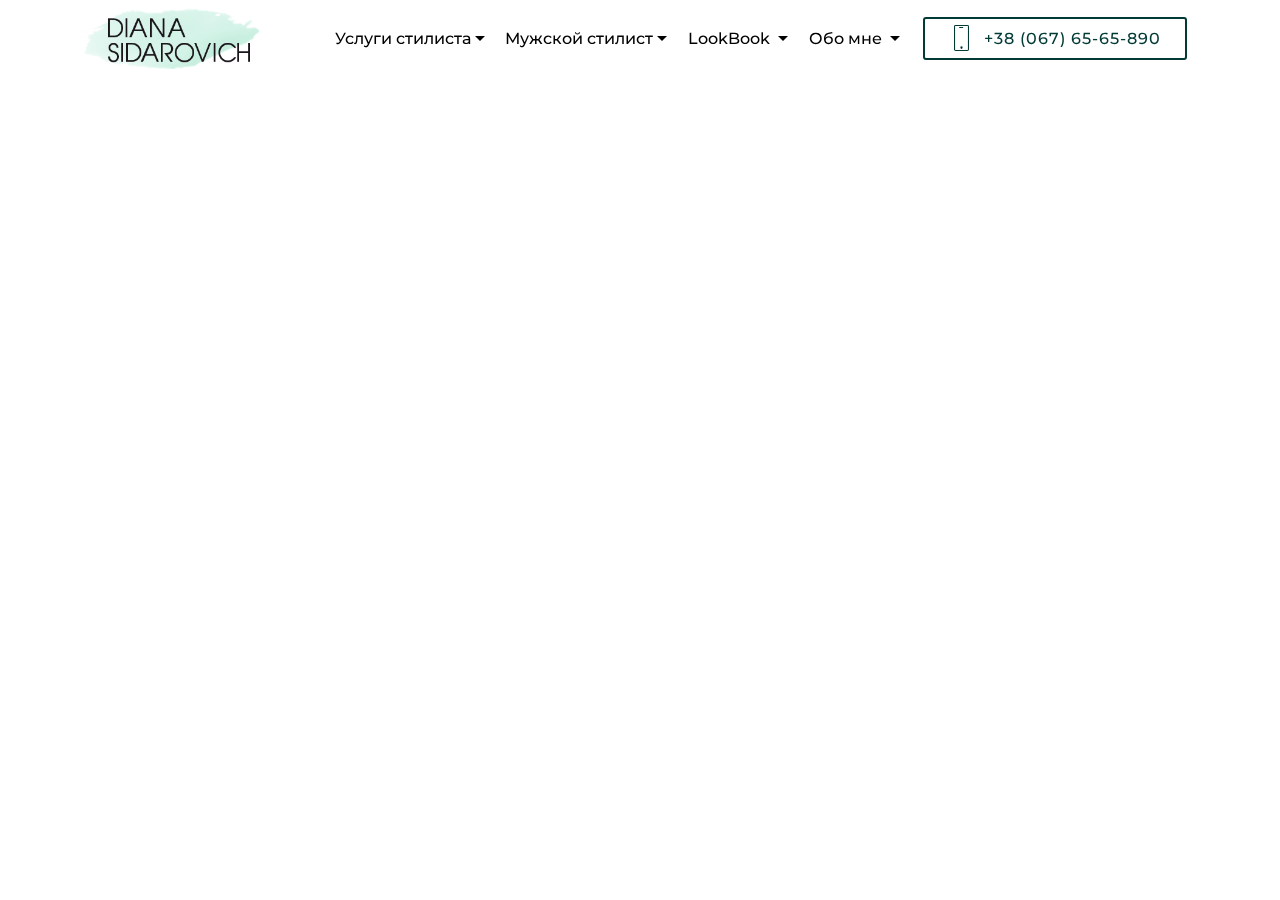
<file: page1.html>
<!DOCTYPE html>
<html  >
<head>
  <!-- Site made with Mobirise Website Builder v4.10.10, https://mobirise.com -->
  <meta charset="UTF-8">
  <meta http-equiv="X-UA-Compatible" content="IE=edge">
  <meta name="generator" content="Mobirise v4.10.10, mobirise.com">
  <meta name="viewport" content="width=device-width, initial-scale=1, minimum-scale=1">
  <link rel="shortcut icon" href="assets/images/stilist-v-kieve-298x100.png" type="image/x-icon">
  <meta name="description" content="Web Site Generator Description">
  
  <title>Смена стиля и полное преображение</title>
  <link rel="preload" as="style" href="assets/web/assets/mobirise-icons/mobirise-icons.css">
<link rel="stylesheet" href="assets/web/assets/mobirise-icons/mobirise-icons.css">
  <link rel="preload" as="style" href="assets/bootstrap/css/bootstrap.min.css">
<link rel="stylesheet" href="assets/bootstrap/css/bootstrap.min.css">
  <link rel="preload" as="style" href="assets/bootstrap/css/bootstrap-grid.min.css">
<link rel="stylesheet" href="assets/bootstrap/css/bootstrap-grid.min.css">
  <link rel="preload" as="style" href="assets/bootstrap/css/bootstrap-reboot.min.css">
<link rel="stylesheet" href="assets/bootstrap/css/bootstrap-reboot.min.css">
  <link rel="stylesheet" href="assets/tether/tether.min.css">
  <link rel="stylesheet" href="assets/dropdown/css/style.css">
  <link rel="stylesheet" href="assets/animatecss/animate.min.css">
  <link rel="stylesheet" href="assets/theme/css/style.css">
  <link rel="preload" as="style" href="assets/mobirise/css/mbr-additional.css"><link rel="stylesheet" href="assets/mobirise/css/mbr-additional.css" type="text/css">
  
  
  
</head>
<body>
  <section class="menu cid-rqbwDfQqWZ" once="menu" id="menu2-q">

    

    <nav class="navbar navbar-expand beta-menu navbar-dropdown align-items-center navbar-fixed-top navbar-toggleable-sm bg-color transparent">
        <button class="navbar-toggler navbar-toggler-right" type="button" data-toggle="collapse" data-target="#navbarSupportedContent" aria-controls="navbarSupportedContent" aria-expanded="false" aria-label="Toggle navigation">
            <div class="hamburger">
                <span></span>
                <span></span>
                <span></span>
                <span></span>
            </div>
        </button>
        <div class="menu-logo">
            <div class="navbar-brand">
                <span class="navbar-logo">
                    <a href="https://dianasidarovich.com/">
                        <img src="assets/images/stilist-v-kieve-298x100.png" alt="Стилист в Киеве - DianaSidarovich" title="Лучший стилист в Киеве - DianaSidarovich" style="height: 3.8rem;">
                    </a>
                </span>
                
            </div>
        </div>
        <div class="collapse navbar-collapse" id="navbarSupportedContent">
            <ul class="navbar-nav nav-dropdown" data-app-modern-menu="true"><li class="nav-item dropdown">
                    <a class="nav-link link dropdown-toggle text-black display-4" href="https://mobirise.co" data-toggle="dropdown-submenu" aria-expanded="false">Услуги стилиста</a><div class="dropdown-menu"><a class="dropdown-item text-black display-4" href="https://mobirise.co">Смена стиля и полное приображение<br></a><a class="dropdown-item text-black display-4" href="https://mobirise.co">Консультация стилиста</a><a class="dropdown-item text-black display-4" href="https://mobirise.co">Онлайн консультация стилиста</a><a class="dropdown-item text-black display-4" href="https://mobirise.co">Определение Вашего цветотипа</a><a class="dropdown-item text-black display-4" href="https://mobirise.co">Консультация визажиста + Макияж</a><a class="dropdown-item text-black display-4" href="https://mobirise.co">Анализ и консультация по типу фигуры</a><a class="dropdown-item text-black display-4" href="https://mobirise.co">Анализ и разбор гардероба</a><a class="dropdown-item text-black display-4" href="https://mobirise.co">Составление капсульного гардероба</a><a class="dropdown-item text-black display-4" href="https://mobirise.co">Шопинг-туры и сопровождение</a><a class="dropdown-item text-black display-4" href="https://mobirise.co">Образ по случаю</a><a class="dropdown-item text-black display-4" href="https://mobirise.co">Сопровождение стилиста на фотосессии</a><a class="dropdown-item text-black display-4" href="https://mobirise.co">Свадебный стилист</a></div>
                </li><li class="nav-item dropdown"><a class="nav-link link dropdown-toggle text-black display-4" href="https://mobirise.co" aria-expanded="false" data-toggle="dropdown-submenu">Мужской стилист</a><div class="dropdown-menu"><a class="dropdown-item text-black display-4" href="https://mobirise.co" aria-expanded="false">Консультация по типу фигуры</a><a class="dropdown-item text-black display-4" href="https://mobirise.co" aria-expanded="false">Анализ и консультация по цветотипу</a><a class="dropdown-item text-black display-4" href="https://mobirise.co" aria-expanded="false">Составление базового гардероба</a></div></li>
                <li class="nav-item dropdown">
                    <a class="nav-link link dropdown-toggle text-black display-4" href="https://mobirise.co" data-toggle="dropdown-submenu" aria-expanded="true">LookBook&nbsp;</a><div class="dropdown-menu"><a class="dropdown-item text-black display-4" href="https://mobirise.co">Женский LookBook</a><a class="dropdown-item text-black display-4" href="https://mobirise.co">Мужской LookBook</a><a class="dropdown-item text-black display-4" href="https://mobirise.co">Портфолио</a></div>
                </li><li class="nav-item dropdown"><a class="nav-link link dropdown-toggle text-black display-4" href="https://mobirise.co" aria-expanded="false" data-toggle="dropdown-submenu">Обо мне&nbsp;</a><div class="dropdown-menu"><a class="dropdown-item text-black display-4" href="https://mobirise.co" aria-expanded="false">Отзывы моих клиентов</a><a class="dropdown-item text-black display-4" href="https://mobirise.co" aria-expanded="false">Стоимость услуг</a><a class="dropdown-item text-black display-4" href="https://mobirise.co" aria-expanded="false">СМИ</a><a class="dropdown-item text-black display-4" href="https://mobirise.co" aria-expanded="false">Блог стилиста</a><a class="dropdown-item text-black display-4" href="https://mobirise.co" aria-expanded="false">Полезная информация</a></div></li></ul>
            <div class="navbar-buttons mbr-section-btn"><a class="btn btn-sm btn-primary-outline display-4" href="tel:+1-234-567-8901">
                    <span class="btn-icon mbri-mobile mbr-iconfont mbr-iconfont-btn">
                    </span>
                    +38 (067) 65-65-890</a></div>
        </div>
    </nav>
</section>


  <section class="engine"><a href="https://mobirise.info/h">create your own web page for free</a></section><script src="assets/web/assets/jquery/jquery.min.js"></script>
  <script src="assets/popper/popper.min.js"></script>
  <script src="assets/bootstrap/js/bootstrap.min.js"></script>
  <script async src="assets/tether/tether.min.js"></script>
  <script async src="assets/dropdown/js/nav-dropdown.js"></script>
  <script async src="assets/dropdown/js/navbar-dropdown.js"></script>
  <script async src="assets/touchswipe/jquery.touch-swipe.min.js"></script>
  <script async src="assets/viewportchecker/jquery.viewportchecker.js"></script>
  <script async src="assets/smoothscroll/smooth-scroll.js"></script>
  <script async src="assets/theme/js/script.js"></script>
  
  
 <div id="scrollToTop" class="scrollToTop mbr-arrow-up"><a style="text-align: center;"><i class="mbr-arrow-up-icon mbr-arrow-up-icon-cm cm-icon cm-icon-smallarrow-up"></i></a></div>
    <input name="animation" type="hidden">
  </body>
</html>
</file>
<file: assets/web/assets/mobirise-icons/mobirise-icons.css>
@font-face {
  font-family: 'MobiriseIcons';
  src:  url('mobirise-icons.eot?spat4u');
  src:  url('mobirise-icons.eot?spat4u#iefix') format('embedded-opentype'),
    url('mobirise-icons.ttf?spat4u') format('truetype'),
    url('mobirise-icons.woff?spat4u') format('woff'),
    url('mobirise-icons.svg?spat4u#MobiriseIcons') format('svg');
  font-weight: normal;
  font-style: normal;
  font-display: swap;
}

[class^="mbri-"], [class*=" mbri-"] {
  /* use !important to prevent issues with browser extensions that change fonts */
  font-family: MobiriseIcons !important;
  speak: none;
  font-style: normal;
  font-weight: normal;
  font-variant: normal;
  text-transform: none;
  line-height: 1;

  /* Better Font Rendering =========== */
  -webkit-font-smoothing: antialiased;
  -moz-osx-font-smoothing: grayscale;
}

.mbri-add-submenu:before {
  content: "\e900";
}
.mbri-alert:before {
  content: "\e901";
}
.mbri-align-center:before {
  content: "\e902";
}
.mbri-align-justify:before {
  content: "\e903";
}
.mbri-align-left:before {
  content: "\e904";
}
.mbri-align-right:before {
  content: "\e905";
}
.mbri-android:before {
  content: "\e906";
}
.mbri-apple:before {
  content: "\e907";
}
.mbri-arrow-down:before {
  content: "\e908";
}
.mbri-arrow-next:before {
  content: "\e909";
}
.mbri-arrow-prev:before {
  content: "\e90a";
}
.mbri-arrow-up:before {
  content: "\e90b";
}
.mbri-bold:before {
  content: "\e90c";
}
.mbri-bookmark:before {
  content: "\e90d";
}
.mbri-bootstrap:before {
  content: "\e90e";
}
.mbri-briefcase:before {
  content: "\e90f";
}
.mbri-browse:before {
  content: "\e910";
}
.mbri-bulleted-list:before {
  content: "\e911";
}
.mbri-calendar:before {
  content: "\e912";
}
.mbri-camera:before {
  content: "\e913";
}
.mbri-cart-add:before {
  content: "\e914";
}
.mbri-cart-full:before {
  content: "\e915";
}
.mbri-cash:before {
  content: "\e916";
}
.mbri-change-style:before {
  content: "\e917";
}
.mbri-chat:before {
  content: "\e918";
}
.mbri-clock:before {
  content: "\e919";
}
.mbri-close:before {
  content: "\e91a";
}
.mbri-cloud:before {
  content: "\e91b";
}
.mbri-code:before {
  content: "\e91c";
}
.mbri-contact-form:before {
  content: "\e91d";
}
.mbri-credit-card:before {
  content: "\e91e";
}
.mbri-cursor-click:before {
  content: "\e91f";
}
.mbri-cust-feedback:before {
  content: "\e920";
}
.mbri-database:before {
  content: "\e921";
}
.mbri-delivery:before {
  content: "\e922";
}
.mbri-desktop:before {
  content: "\e923";
}
.mbri-devices:before {
  content: "\e924";
}
.mbri-down:before {
  content: "\e925";
}
.mbri-download:before {
  content: "\e989";
}
.mbri-drag-n-drop:before {
  content: "\e927";
}
.mbri-drag-n-drop2:before {
  content: "\e928";
}
.mbri-edit:before {
  content: "\e929";
}
.mbri-edit2:before {
  content: "\e92a";
}
.mbri-error:before {
  content: "\e92b";
}
.mbri-extension:before {
  content: "\e92c";
}
.mbri-features:before {
  content: "\e92d";
}
.mbri-file:before {
  content: "\e92e";
}
.mbri-flag:before {
  content: "\e92f";
}
.mbri-folder:before {
  content: "\e930";
}
.mbri-gift:before {
  content: "\e931";
}
.mbri-github:before {
  content: "\e932";
}
.mbri-globe:before {
  content: "\e933";
}
.mbri-globe-2:before {
  content: "\e934";
}
.mbri-growing-chart:before {
  content: "\e935";
}
.mbri-hearth:before {
  content: "\e936";
}
.mbri-help:before {
  content: "\e937";
}
.mbri-home:before {
  content: "\e938";
}
.mbri-hot-cup:before {
  content: "\e939";
}
.mbri-idea:before {
  content: "\e93a";
}
.mbri-image-gallery:before {
  content: "\e93b";
}
.mbri-image-slider:before {
  content: "\e93c";
}
.mbri-info:before {
  content: "\e93d";
}
.mbri-italic:before {
  content: "\e93e";
}
.mbri-key:before {
  content: "\e93f";
}
.mbri-laptop:before {
  content: "\e940";
}
.mbri-layers:before {
  content: "\e941";
}
.mbri-left-right:before {
  content: "\e942";
}
.mbri-left:before {
  content: "\e943";
}
.mbri-letter:before {
  content: "\e944";
}
.mbri-like:before {
  content: "\e945";
}
.mbri-link:before {
  content: "\e946";
}
.mbri-lock:before {
  content: "\e947";
}
.mbri-login:before {
  content: "\e948";
}
.mbri-logout:before {
  content: "\e949";
}
.mbri-magic-stick:before {
  content: "\e94a";
}
.mbri-map-pin:before {
  content: "\e94b";
}
.mbri-menu:before {
  content: "\e94c";
}
.mbri-mobile:before {
  content: "\e94d";
}
.mbri-mobile2:before {
  content: "\e94e";
}
.mbri-mobirise:before {
  content: "\e94f";
}
.mbri-more-horizontal:before {
  content: "\e950";
}
.mbri-more-vertical:before {
  content: "\e951";
}
.mbri-music:before {
  content: "\e952";
}
.mbri-new-file:before {
  content: "\e953";
}
.mbri-numbered-list:before {
  content: "\e954";
}
.mbri-opened-folder:before {
  content: "\e955";
}
.mbri-pages:before {
  content: "\e956";
}
.mbri-paper-plane:before {
  content: "\e957";
}
.mbri-paperclip:before {
  content: "\e958";
}
.mbri-photo:before {
  content: "\e959";
}
.mbri-photos:before {
  content: "\e95a";
}
.mbri-pin:before {
  content: "\e95b";
}
.mbri-play:before {
  content: "\e95c";
}
.mbri-plus:before {
  content: "\e95d";
}
.mbri-preview:before {
  content: "\e95e";
}
.mbri-print:before {
  content: "\e95f";
}
.mbri-protect:before {
  content: "\e960";
}
.mbri-question:before {
  content: "\e961";
}
.mbri-quote-left:before {
  content: "\e962";
}
.mbri-quote-right:before {
  content: "\e963";
}
.mbri-refresh:before {
  content: "\e964";
}
.mbri-responsive:before {
  content: "\e965";
}
.mbri-right:before {
  content: "\e966";
}
.mbri-rocket:before {
  content: "\e967";
}
.mbri-sad-face:before {
  content: "\e968";
}
.mbri-sale:before {
  content: "\e969";
}
.mbri-save:before {
  content: "\e96a";
}
.mbri-search:before {
  content: "\e96b";
}
.mbri-setting:before {
  content: "\e96c";
}
.mbri-setting2:before {
  content: "\e96d";
}
.mbri-setting3:before {
  content: "\e96e";
}
.mbri-share:before {
  content: "\e96f";
}
.mbri-shopping-bag:before {
  content: "\e970";
}
.mbri-shopping-basket:before {
  content: "\e971";
}
.mbri-shopping-cart:before {
  content: "\e972";
}
.mbri-sites:before {
  content: "\e973";
}
.mbri-smile-face:before {
  content: "\e974";
}
.mbri-speed:before {
  content: "\e975";
}
.mbri-star:before {
  content: "\e976";
}
.mbri-success:before {
  content: "\e977";
}
.mbri-sun:before {
  content: "\e978";
}
.mbri-sun2:before {
  content: "\e979";
}
.mbri-tablet:before {
  content: "\e97a";
}
.mbri-tablet-vertical:before {
  content: "\e97b";
}
.mbri-target:before {
  content: "\e97c";
}
.mbri-timer:before {
  content: "\e97d";
}
.mbri-to-ftp:before {
  content: "\e97e";
}
.mbri-to-local-drive:before {
  content: "\e97f";
}
.mbri-touch-swipe:before {
  content: "\e980";
}
.mbri-touch:before {
  content: "\e981";
}
.mbri-trash:before {
  content: "\e982";
}
.mbri-underline:before {
  content: "\e983";
}
.mbri-unlink:before {
  content: "\e984";
}
.mbri-unlock:before {
  content: "\e985";
}
.mbri-up-down:before {
  content: "\e986";
}
.mbri-up:before {
  content: "\e987";
}
.mbri-update:before {
  content: "\e988";
}
.mbri-upload:before {
 content: "\e926"; 
}
.mbri-user:before {
  content: "\e98a";
}
.mbri-user2:before {
  content: "\e98b";
}
.mbri-users:before {
  content: "\e98c";
}
.mbri-video:before {
  content: "\e98d";
}
.mbri-video-play:before {
  content: "\e98e";
}
.mbri-watch:before {
  content: "\e98f";
}
.mbri-website-theme:before {
  content: "\e990";
}
.mbri-wifi:before {
  content: "\e991";
}
.mbri-windows:before {
  content: "\e992";
}
.mbri-zoom-out:before {
  content: "\e993";
}
.mbri-redo:before {
  content: "\e994";
}
.mbri-undo:before {
  content: "\e995";
}
</file>
<file: assets/socicon/css/styles.css>
@charset "UTF-8";

@font-face {
  font-family: "socicon";
  src:url("../fonts/socicon.eot");
  src:url("../fonts/socicon.eot?#iefix") format("embedded-opentype"),
    url("../fonts/socicon.woff") format("woff"),
    url("../fonts/socicon.ttf") format("truetype"),
    url("../fonts/socicon.svg#socicon") format("svg");
  font-weight: normal;
  font-style: normal;
  font-display:swap;
}

[data-icon]:before {
  font-family: "socicon" !important;
  content: attr(data-icon);
  font-style: normal !important;
  font-weight: normal !important;
  font-variant: normal !important;
  text-transform: none !important;
  speak: none;
  line-height: 1;
  -webkit-font-smoothing: antialiased;
  -moz-osx-font-smoothing: grayscale;
}

[class^="socicon-"]:before,
[class*=" socicon-"]:before {
  font-family: "socicon" !important;
  font-style: normal !important;
  font-weight: normal !important;
  font-variant: normal !important;
  text-transform: none !important;
  speak: none;
  line-height: 1;
  -webkit-font-smoothing: antialiased;
  -moz-osx-font-smoothing: grayscale;
}

.socicon-modelmayhem:before {
  content: "\e000";
}
.socicon-mixcloud:before {
  content: "\e001";
}
.socicon-drupal:before {
  content: "\e002";
}
.socicon-swarm:before {
  content: "\e003";
}
.socicon-istock:before {
  content: "\e004";
}
.socicon-yammer:before {
  content: "\e005";
}
.socicon-ello:before {
  content: "\e006";
}
.socicon-stackoverflow:before {
  content: "\e007";
}
.socicon-persona:before {
  content: "\e008";
}
.socicon-triplej:before {
  content: "\e009";
}
.socicon-houzz:before {
  content: "\e00a";
}
.socicon-rss:before {
  content: "\e00b";
}
.socicon-paypal:before {
  content: "\e00c";
}
.socicon-odnoklassniki:before {
  content: "\e00d";
}
.socicon-airbnb:before {
  content: "\e00e";
}
.socicon-periscope:before {
  content: "\e00f";
}
.socicon-outlook:before {
  content: "\e010";
}
.socicon-coderwall:before {
  content: "\e011";
}
.socicon-tripadvisor:before {
  content: "\e012";
}
.socicon-appnet:before {
  content: "\e013";
}
.socicon-goodreads:before {
  content: "\e014";
}
.socicon-tripit:before {
  content: "\e015";
}
.socicon-lanyrd:before {
  content: "\e016";
}
.socicon-slideshare:before {
  content: "\e017";
}
.socicon-buffer:before {
  content: "\e018";
}
.socicon-disqus:before {
  content: "\e019";
}
.socicon-vkontakte:before {
  content: "\e01a";
}
.socicon-whatsapp:before {
  content: "\e01b";
}
.socicon-patreon:before {
  content: "\e01c";
}
.socicon-storehouse:before {
  content: "\e01d";
}
.socicon-pocket:before {
  content: "\e01e";
}
.socicon-mail:before {
  content: "\e01f";
}
.socicon-blogger:before {
  content: "\e020";
}
.socicon-technorati:before {
  content: "\e021";
}
.socicon-reddit:before {
  content: "\e022";
}
.socicon-dribbble:before {
  content: "\e023";
}
.socicon-stumbleupon:before {
  content: "\e024";
}
.socicon-digg:before {
  content: "\e025";
}
.socicon-envato:before {
  content: "\e026";
}
.socicon-behance:before {
  content: "\e027";
}
.socicon-delicious:before {
  content: "\e028";
}
.socicon-deviantart:before {
  content: "\e029";
}
.socicon-forrst:before {
  content: "\e02a";
}
.socicon-play:before {
  content: "\e02b";
}
.socicon-zerply:before {
  content: "\e02c";
}
.socicon-wikipedia:before {
  content: "\e02d";
}
.socicon-apple:before {
  content: "\e02e";
}
.socicon-flattr:before {
  content: "\e02f";
}
.socicon-github:before {
  content: "\e030";
}
.socicon-renren:before {
  content: "\e031";
}
.socicon-friendfeed:before {
  content: "\e032";
}
.socicon-newsvine:before {
  content: "\e033";
}
.socicon-identica:before {
  content: "\e034";
}
.socicon-bebo:before {
  content: "\e035";
}
.socicon-zynga:before {
  content: "\e036";
}
.socicon-steam:before {
  content: "\e037";
}
.socicon-xbox:before {
  content: "\e038";
}
.socicon-windows:before {
  content: "\e039";
}
.socicon-qq:before {
  content: "\e03a";
}
.socicon-douban:before {
  content: "\e03b";
}
.socicon-meetup:before {
  content: "\e03c";
}
.socicon-playstation:before {
  content: "\e03d";
}
.socicon-android:before {
  content: "\e03e";
}
.socicon-snapchat:before {
  content: "\e03f";
}
.socicon-twitter:before {
  content: "\e040";
}
.socicon-facebook:before {
  content: "\e041";
}
.socicon-googleplus:before {
  content: "\e042";
}
.socicon-pinterest:before {
  content: "\e043";
}
.socicon-foursquare:before {
  content: "\e044";
}
.socicon-yahoo:before {
  content: "\e045";
}
.socicon-skype:before {
  content: "\e046";
}
.socicon-yelp:before {
  content: "\e047";
}
.socicon-feedburner:before {
  content: "\e048";
}
.socicon-linkedin:before {
  content: "\e049";
}
.socicon-viadeo:before {
  content: "\e04a";
}
.socicon-xing:before {
  content: "\e04b";
}
.socicon-myspace:before {
  content: "\e04c";
}
.socicon-soundcloud:before {
  content: "\e04d";
}
.socicon-spotify:before {
  content: "\e04e";
}
.socicon-grooveshark:before {
  content: "\e04f";
}
.socicon-lastfm:before {
  content: "\e050";
}
.socicon-youtube:before {
  content: "\e051";
}
.socicon-vimeo:before {
  content: "\e052";
}
.socicon-dailymotion:before {
  content: "\e053";
}
.socicon-vine:before {
  content: "\e054";
}
.socicon-flickr:before {
  content: "\e055";
}
.socicon-500px:before {
  content: "\e056";
}
.socicon-wordpress:before {
  content: "\e058";
}
.socicon-tumblr:before {
  content: "\e059";
}
.socicon-twitch:before {
  content: "\e05a";
}
.socicon-8tracks:before {
  content: "\e05b";
}
.socicon-amazon:before {
  content: "\e05c";
}
.socicon-icq:before {
  content: "\e05d";
}
.socicon-smugmug:before {
  content: "\e05e";
}
.socicon-ravelry:before {
  content: "\e05f";
}
.socicon-weibo:before {
  content: "\e060";
}
.socicon-baidu:before {
  content: "\e061";
}
.socicon-angellist:before {
  content: "\e062";
}
.socicon-ebay:before {
  content: "\e063";
}
.socicon-imdb:before {
  content: "\e064";
}
.socicon-stayfriends:before {
  content: "\e065";
}
.socicon-residentadvisor:before {
  content: "\e066";
}
.socicon-google:before {
  content: "\e067";
}
.socicon-yandex:before {
  content: "\e068";
}
.socicon-sharethis:before {
  content: "\e069";
}
.socicon-bandcamp:before {
  content: "\e06a";
}
.socicon-itunes:before {
  content: "\e06b";
}
.socicon-deezer:before {
  content: "\e06c";
}
.socicon-telegram:before {
  content: "\e06e";
}
.socicon-openid:before {
  content: "\e06f";
}
.socicon-amplement:before {
  content: "\e070";
}
.socicon-viber:before {
  content: "\e071";
}
.socicon-zomato:before {
  content: "\e072";
}
.socicon-draugiem:before {
  content: "\e074";
}
.socicon-endomodo:before {
  content: "\e075";
}
.socicon-filmweb:before {
  content: "\e076";
}
.socicon-stackexchange:before {
  content: "\e077";
}
.socicon-wykop:before {
  content: "\e078";
}
.socicon-teamspeak:before {
  content: "\e079";
}
.socicon-teamviewer:before {
  content: "\e07a";
}
.socicon-ventrilo:before {
  content: "\e07b";
}
.socicon-younow:before {
  content: "\e07c";
}
.socicon-raidcall:before {
  content: "\e07d";
}
.socicon-mumble:before {
  content: "\e07e";
}
.socicon-medium:before {
  content: "\e06d";
}
.socicon-bebee:before {
  content: "\e07f";
}
.socicon-hitbox:before {
  content: "\e080";
}
.socicon-reverbnation:before {
  content: "\e081";
}
.socicon-formulr:before {
  content: "\e082";
}
.socicon-instagram:before {
  content: "\e057";
}
.socicon-battlenet:before {
  content: "\e083";
}
.socicon-chrome:before {
  content: "\e084";
}
.socicon-discord:before {
  content: "\e086";
}
.socicon-issuu:before {
  content: "\e087";
}
.socicon-macos:before {
  content: "\e088";
}
.socicon-firefox:before {
  content: "\e089";
}
.socicon-opera:before {
  content: "\e08d";
}
.socicon-keybase:before {
  content: "\e090";
}
.socicon-alliance:before {
  content: "\e091";
}
.socicon-livejournal:before {
  content: "\e092";
}
.socicon-googlephotos:before {
  content: "\e093";
}
.socicon-horde:before {
  content: "\e094";
}
.socicon-etsy:before {
  content: "\e095";
}
.socicon-zapier:before {
  content: "\e096";
}
.socicon-google-scholar:before {
  content: "\e097";
}
.socicon-researchgate:before {
  content: "\e098";
}
.socicon-wechat:before {
  content: "\e099";
}
.socicon-strava:before {
  content: "\e09a";
}
.socicon-line:before {
  content: "\e09b";
}
.socicon-lyft:before {
  content: "\e09c";
}
.socicon-uber:before {
  content: "\e09d";
}
.socicon-songkick:before {
  content: "\e09e";
}
.socicon-viewbug:before {
  content: "\e09f";
}
.socicon-googlegroups:before {
  content: "\e0a0";
}
.socicon-quora:before {
  content: "\e073";
}
.socicon-diablo:before {
  content: "\e085";
}
.socicon-blizzard:before {
  content: "\e0a1";
}
.socicon-hearthstone:before {
  content: "\e08b";
}
.socicon-heroes:before {
  content: "\e08a";
}
.socicon-overwatch:before {
  content: "\e08c";
}
.socicon-warcraft:before {
  content: "\e08e";
}
.socicon-starcraft:before {
  content: "\e08f";
}
.socicon-beam:before {
  content: "\e0a2";
}
.socicon-curse:before {
  content: "\e0a3";
}
.socicon-player:before {
  content: "\e0a4";
}
.socicon-streamjar:before {
  content: "\e0a5";
}
.socicon-nintendo:before {
  content: "\e0a6";
}
.socicon-hellocoton:before {
  content: "\e0a7";
}
</file>
<file: assets/dropdown/css/style.css>
.navbar-dropdown {
  left: 0;
  padding: 0;
  position: absolute;
  right: 0;
  top: 0;
  transition: all 0.45s ease;
  z-index: 1030;
  background: #282828; }
  .navbar-dropdown .navbar-logo {
    margin-right: 0.8rem;
    transition: margin 0.3s ease-in-out;
    vertical-align: middle; }
    .navbar-dropdown .navbar-logo img {
      height: 3.125rem;
      transition: all 0.3s ease-in-out; }
    .navbar-dropdown .navbar-logo.mbr-iconfont {
      font-size: 3.125rem;
      line-height: 3.125rem; }
  .navbar-dropdown .navbar-caption {
    font-weight: 700;
    white-space: normal;
    vertical-align: -4px;
    line-height: 3.125rem !important; }
    .navbar-dropdown .navbar-caption, .navbar-dropdown .navbar-caption:hover {
      color: inherit;
      text-decoration: none; }
  .navbar-dropdown .mbr-iconfont + .navbar-caption {
    vertical-align: -1px; }
  .navbar-dropdown.navbar-fixed-top {
    position: fixed; }
  .navbar-dropdown .navbar-brand span {
    vertical-align: -4px; }
  .navbar-dropdown.bg-color.transparent {
    background: none; }
  .navbar-dropdown.navbar-short .navbar-brand {
    padding: 0.625rem 0; }
    .navbar-dropdown.navbar-short .navbar-brand span {
      vertical-align: -1px; }
  .navbar-dropdown.navbar-short .navbar-caption {
    line-height: 2.375rem !important;
    vertical-align: -2px; }
  .navbar-dropdown.navbar-short .navbar-logo {
    margin-right: 0.5rem; }
    .navbar-dropdown.navbar-short .navbar-logo img {
      height: 2.375rem; }
    .navbar-dropdown.navbar-short .navbar-logo.mbr-iconfont {
      font-size: 2.375rem;
      line-height: 2.375rem; }
  .navbar-dropdown.navbar-short .mbr-table-cell {
    height: 3.625rem; }
  .navbar-dropdown .navbar-close {
    left: 0.6875rem;
    position: fixed;
    top: 0.75rem;
    z-index: 1000; }
  .navbar-dropdown .hamburger-icon {
    content: "";
    display: inline-block;
    vertical-align: middle;
    width: 16px;
    -webkit-box-shadow: 0 -6px 0 1px #282828,0 0 0 1px #282828,0 6px 0 1px #282828;
    -moz-box-shadow: 0 -6px 0 1px #282828,0 0 0 1px #282828,0 6px 0 1px #282828;
    box-shadow: 0 -6px 0 1px #282828,0 0 0 1px #282828,0 6px 0 1px #282828; }

.dropdown-menu .dropdown-toggle[data-toggle="dropdown-submenu"]::after {
  border-bottom: 0.35em solid transparent;
  border-left: 0.35em solid;
  border-right: 0;
  border-top: 0.35em solid transparent;
  margin-left: 0.3rem; }

.dropdown-menu .dropdown-item:focus {
  outline: 0; }

.nav-dropdown {
  font-size: 0.75rem;
  font-weight: 500;
  height: auto !important; }
  .nav-dropdown .nav-btn {
    padding-left: 1rem; }
  .nav-dropdown .link {
    margin: .667em 1.667em;
    font-weight: 500;
    padding: 0;
    transition: color .2s ease-in-out; }
    .nav-dropdown .link.dropdown-toggle {
      margin-right: 2.583em; }
      .nav-dropdown .link.dropdown-toggle::after {
        margin-left: .25rem;
        border-top: 0.35em solid;
        border-right: 0.35em solid transparent;
        border-left: 0.35em solid transparent;
        border-bottom: 0; }
      .nav-dropdown .link.dropdown-toggle[aria-expanded="true"] {
        margin: 0;
        padding: 0.667em 3.263em  0.667em 1.667em; }
  .nav-dropdown .link::after,
  .nav-dropdown .dropdown-item::after {
    color: inherit; }
  .nav-dropdown .btn {
    font-size: 0.75rem;
    font-weight: 700;
    letter-spacing: 0;
    margin-bottom: 0;
    padding-left: 1.25rem;
    padding-right: 1.25rem; }
  .nav-dropdown .dropdown-menu {
    border-radius: 0;
    border: 0;
    left: 0;
    margin: 0;
    padding-bottom: 1.25rem;
    padding-top: 1.25rem;
    position: relative; }
  .nav-dropdown .dropdown-submenu {
    margin-left: 0.125rem;
    top: 0; }
  .nav-dropdown .dropdown-item {
    font-weight: 500;
    line-height: 2;
    padding: 0.3846em 4.615em 0.3846em 1.5385em;
    position: relative;
    transition: color .2s ease-in-out, background-color .2s ease-in-out; }
    .nav-dropdown .dropdown-item::after {
      margin-top: -0.3077em;
      position: absolute;
      right: 1.1538em;
      top: 50%; }
    .nav-dropdown .dropdown-item:focus, .nav-dropdown .dropdown-item:hover {
      background: none; }

@media (max-width: 767px) {
  .nav-dropdown.navbar-toggleable-sm {
    bottom: 0;
    display: none;
    left: 0;
    overflow-x: hidden;
    position: fixed;
    top: 0;
    transform: translateX(-100%);
    -ms-transform: translateX(-100%);
    -webkit-transform: translateX(-100%);
    width: 18.75rem;
    z-index: 999; } }
.nav-dropdown.navbar-toggleable-xl {
  bottom: 0;
  display: none;
  left: 0;
  overflow-x: hidden;
  position: fixed;
  top: 0;
  transform: translateX(-100%);
  -ms-transform: translateX(-100%);
  -webkit-transform: translateX(-100%);
  width: 18.75rem;
  z-index: 999; }

.nav-dropdown-sm {
  display: block !important;
  overflow-x: hidden;
  overflow: auto;
  padding-top: 3.875rem; }
  .nav-dropdown-sm::after {
    content: "";
    display: block;
    height: 3rem;
    width: 100%; }
  .nav-dropdown-sm.collapse.in ~ .navbar-close {
    display: block !important; }
  .nav-dropdown-sm.collapsing, .nav-dropdown-sm.collapse.in {
    transform: translateX(0);
    -ms-transform: translateX(0);
    -webkit-transform: translateX(0);
    transition: all 0.25s ease-out;
    -webkit-transition: all 0.25s ease-out;
    background: #282828; }
  .nav-dropdown-sm.collapsing[aria-expanded="false"] {
    transform: translateX(-100%);
    -ms-transform: translateX(-100%);
    -webkit-transform: translateX(-100%); }
  .nav-dropdown-sm .nav-item {
    display: block;
    margin-left: 0 !important;
    padding-left: 0; }
  .nav-dropdown-sm .link,
  .nav-dropdown-sm .dropdown-item {
    border-top: 1px dotted rgba(255, 255, 255, 0.1);
    font-size: 0.8125rem;
    line-height: 1.6;
    margin: 0 !important;
    padding: 0.875rem 2.4rem 0.875rem 1.5625rem !important;
    position: relative;
    white-space: normal; }
    .nav-dropdown-sm .link:focus, .nav-dropdown-sm .link:hover,
    .nav-dropdown-sm .dropdown-item:focus,
    .nav-dropdown-sm .dropdown-item:hover {
      background: rgba(0, 0, 0, 0.2) !important;
      color: #c0a375; }
  .nav-dropdown-sm .nav-btn {
    position: relative;
    padding: 1.5625rem 1.5625rem 0 1.5625rem; }
    .nav-dropdown-sm .nav-btn::before {
      border-top: 1px dotted rgba(255, 255, 255, 0.1);
      content: "";
      left: 0;
      position: absolute;
      top: 0;
      width: 100%; }
    .nav-dropdown-sm .nav-btn + .nav-btn {
      padding-top: 0.625rem; }
      .nav-dropdown-sm .nav-btn + .nav-btn::before {
        display: none; }
  .nav-dropdown-sm .btn {
    padding: 0.625rem 0; }
  .nav-dropdown-sm .dropdown-toggle[data-toggle="dropdown-submenu"]::after {
    margin-left: .25rem;
    border-top: 0.35em solid;
    border-right: 0.35em solid transparent;
    border-left: 0.35em solid transparent;
    border-bottom: 0; }
  .nav-dropdown-sm .dropdown-toggle[data-toggle="dropdown-submenu"][aria-expanded="true"]::after {
    border-top: 0;
    border-right: 0.35em solid transparent;
    border-left: 0.35em solid transparent;
    border-bottom: 0.35em solid; }
  .nav-dropdown-sm .dropdown-menu {
    margin: 0;
    padding: 0;
    position: relative;
    top: 0;
    left: 0;
    width: 100%;
    border: 0;
    float: none;
    border-radius: 0;
    background: none; }
  .nav-dropdown-sm .dropdown-submenu {
    left: 100%;
    margin-left: 0.125rem;
    margin-top: -1.25rem;
    top: 0; }

.navbar-toggleable-sm .nav-dropdown .dropdown-menu {
  position: absolute; }

.navbar-toggleable-sm .nav-dropdown .dropdown-submenu {
  left: 100%;
  margin-left: 0.125rem;
  margin-top: -1.25rem;
  top: 0; }

.navbar-toggleable-sm.opened .nav-dropdown .dropdown-menu {
  position: relative; }

.navbar-toggleable-sm.opened .nav-dropdown .dropdown-submenu {
  left: 0;
  margin-left: 00rem;
  margin-top: 0rem;
  top: 0; }

.is-builder .nav-dropdown.collapsing {
  transition: none !important; }

/*# sourceMappingURL=style.css.map */
</file>
<file: assets/theme/css/style.css>
/*!
 * Mobirise v4 theme (https://mobirise.com/)
 * Copyright 2017 Mobirise
 */
section {
  background-color: #eeeeee;
}

section,
.container,
.container-fluid {
  position: relative;
  word-wrap: break-word;
}

a.mbr-iconfont:hover {
  text-decoration: none;
}

.article .lead p,
.article .lead ul,
.article .lead ol,
.article .lead pre,
.article .lead blockquote {
  margin-bottom: 0;
}

a {
  font-style: normal;
  font-weight: 400;
  cursor: pointer;
}

a, a:hover {
  text-decoration: none;
}

figure {
  margin-bottom: 0;
}

body {
  color: #232323;
}

h1,
h2,
h3,
h4,
h5,
h6,
.h1,
.h2,
.h3,
.h4,
.h5,
.h6,
.display-1,
.display-2,
.display-3,
.display-4 {
  line-height: 1;
  word-break: break-word;
  word-wrap: break-word;
}

b,
strong {
  font-weight: bold;
}

blockquote {
  padding: 10px 0 10px 20px;
  position: relative;
  border-left: 2px solid;
  border-color: #ff3366;
}

input:-webkit-autofill, input:-webkit-autofill:hover, input:-webkit-autofill:focus, input:-webkit-autofill:active {
  transition-delay: 9999s;
  transition-property: background-color, color;
}

textarea[type='hidden'] {
  display: none;
}

body {
  position: relative;
}

section {
  background-position: 50% 50%;
  background-repeat: no-repeat;
  background-size: cover;
}

section .mbr-background-video,
section .mbr-background-video-preview {
  position: absolute;
  bottom: 0;
  left: 0;
  right: 0;
  top: 0;
}

.hidden {
  visibility: hidden;
}

.mbr-z-index20 {
  z-index: 20;
}

/*! Base colors */
.mbr-white {
  color: #ffffff;
}

.mbr-black {
  color: #000000;
}

.mbr-bg-white {
  background-color: #ffffff;
}

.mbr-bg-black {
  background-color: #000000;
}

/*! Text-aligns */
.align-left {
  text-align: left;
}

.align-center {
  text-align: center;
}

.align-right {
  text-align: right;
}

@media (max-width: 767px) {
  .align-left,
  .align-center,
  .align-right,
  .mbr-section-btn,
  .mbr-section-title {
    text-align: center;
  }
}

/*! Font-weight  */
.mbr-light {
  font-weight: 300;
}

.mbr-regular {
  font-weight: 400;
}

.mbr-semibold {
  font-weight: 500;
}

.mbr-bold {
  font-weight: 700;
}

/*! Media  */
.media-size-item {
  -moz-flex: 1 1 auto;
  -o-flex: 1 1 auto;
  flex: 1 1 auto;
}

.media-content {
  flex-basis: 100%;
}

.media-container-row {
  display: flex;
  flex-direction: row;
  flex-wrap: wrap;
  justify-content: center;
  align-content: center;
  align-items: start;
}

.media-container-row .media-size-item {
  width: 400px;
}

.media-container-column {
  display: flex;
  flex-direction: column;
  flex-wrap: wrap;
  justify-content: center;
  align-content: center;
  align-items: stretch;
}

.media-container-column > * {
  width: 100%;
}

@media (min-width: 992px) {
  .media-container-row {
    flex-wrap: nowrap;
  }
}

figure {
  overflow: hidden;
}

figure[mbr-media-size] {
  transition: width 0.1s;
}

.mbr-figure img,
.mbr-figure iframe {
  display: block;
  width: 100%;
}

.card {
  background-color: transparent;
  border: none;
}

.card-box {
  width: 100%;
}

.card-img {
  text-align: center;
  flex-shrink: 0;
  -webkit-flex-shrink: 0;
}

.media {
  max-width: 100%;
  margin: 0 auto;
}

.mbr-figure {
  -ms-grid-row-align: center;
  align-self: center;
}

.media-container > div {
  max-width: 100%;
}

.mbr-figure img,
.card-img img {
  width: 100%;
}

@media (max-width: 991px) {
  .media-size-item {
    width: auto !important;
  }
  .media {
    width: auto;
  }
  .mbr-figure {
    width: 100% !important;
  }
}

/*! Buttons */
.mbr-section-btn {
  margin-left: -0.25rem;
  margin-right: -0.25rem;
  font-size: 0;
}

nav .mbr-section-btn {
  margin-left: 0rem;
  margin-right: 0rem;
}

/*! Btn icon margin */
.btn .mbr-iconfont,
.btn.btn-sm .mbr-iconfont {
  cursor: pointer;
  margin-right: 0.5rem;
}

.btn.btn-md .mbr-iconfont,
.btn.btn-md .mbr-iconfont {
  margin-right: 0.8rem;
}

.mbr-regular {
  font-weight: 400;
}

.mbr-semibold {
  font-weight: 500;
}

.mbr-bold {
  font-weight: 700;
}

[type='submit'] {
  -webkit-appearance: none;
}

/*! Full-screen */
.mbr-fullscreen .mbr-overlay {
  min-height: 100vh;
}

.mbr-fullscreen {
  display: flex;
  display: -moz-flex;
  display: -ms-flex;
  display: -o-flex;
  align-items: center;
  -webkit-align-items: center;
  min-height: 100vh;
  padding-top: 3rem;
  padding-bottom: 3rem;
}

/*! Map */
.map {
  height: 25rem;
  position: relative;
}

.map iframe {
  width: 100%;
  height: 100%;
}

/* Form */
.form-asterisk {
  font-family: initial;
  position: absolute;
  top: -2px;
  font-weight: normal;
}

/*! Scroll to top arrow */
.mbr-arrow-up {
  bottom: 25px;
  right: 90px;
  position: fixed;
  text-align: right;
  z-index: 5000;
  color: #ffffff;
  font-size: 32px;
  transform: rotate(180deg);
  -webkit-transform: rotate(180deg);
}

.mbr-arrow-up a {
  background: rgba(0, 0, 0, 0.2);
  border-radius: 3px;
  color: #fff;
  display: inline-block;
  height: 60px;
  width: 60px;
  outline-style: none !important;
  position: relative;
  text-decoration: none;
  transition: all 0.3s ease-in-out;
  cursor: pointer;
  text-align: center;
}

.mbr-arrow-up a:hover {
  background-color: rgba(0, 0, 0, 0.4);
}

.mbr-arrow-up a i {
  line-height: 60px;
}

.mbr-arrow-up-icon {
  display: block;
  color: #fff;
}

.mbr-arrow-up-icon::before {
  content: '\203a';
  display: inline-block;
  font-family: serif;
  font-size: 32px;
  line-height: 1;
  font-style: normal;
  position: relative;
  top: 6px;
  left: -4px;
  -webkit-transform: rotate(-90deg);
  transform: rotate(-90deg);
}

/*! Arrow Down */
.mbr-arrow {
  position: absolute;
  bottom: 45px;
  left: 50%;
  width: 60px;
  height: 60px;
  cursor: pointer;
  background-color: rgba(80, 80, 80, 0.5);
  border-radius: 50%;
  -webkit-transform: translateX(-50%);
  transform: translateX(-50%);
}

.mbr-arrow > a {
  display: inline-block;
  text-decoration: none;
  outline-style: none;
  -webkit-animation: arrowdown 1.7s ease-in-out infinite;
  animation: arrowdown 1.7s ease-in-out infinite;
}

.mbr-arrow > a > i {
  position: absolute;
  top: -2px;
  left: 15px;
  font-size: 2rem;
}

@keyframes arrowdown {
  0% {
    transform: translateY(0px);
    -webkit-transform: translateY(0px);
  }
  50% {
    transform: translateY(-5px);
    -webkit-transform: translateY(-5px);
  }
  100% {
    transform: translateY(0px);
    -webkit-transform: translateY(0px);
  }
}

@-webkit-keyframes arrowdown {
  0% {
    transform: translateY(0px);
    -webkit-transform: translateY(0px);
  }
  50% {
    transform: translateY(-5px);
    -webkit-transform: translateY(-5px);
  }
  100% {
    transform: translateY(0px);
    -webkit-transform: translateY(0px);
  }
}

@media (max-width: 500px) {
  .mbr-arrow-up {
    left: 50%;
    right: auto;
    transform: translateX(-50%) rotate(180deg);
    -webkit-transform: translateX(-50%) rotate(180deg);
  }
}

/*Gradients animation*/
@keyframes gradient-animation {
  from {
    background-position: 0% 100%;
    -webkit-animation-timing-function: ease-in-out;
            animation-timing-function: ease-in-out;
  }
  to {
    background-position: 100% 0%;
    -webkit-animation-timing-function: ease-in-out;
            animation-timing-function: ease-in-out;
  }
}

@-webkit-keyframes gradient-animation {
  from {
    background-position: 0% 100%;
    -webkit-animation-timing-function: ease-in-out;
            animation-timing-function: ease-in-out;
  }
  to {
    background-position: 100% 0%;
    -webkit-animation-timing-function: ease-in-out;
            animation-timing-function: ease-in-out;
  }
}

.bg-gradient {
  background-size: 200% 200%;
  animation: gradient-animation 5s infinite alternate;
  -webkit-animation: gradient-animation 5s infinite alternate;
}

.menu .navbar-brand {
  display: -webkit-flex;
}

.menu .navbar-brand span {
  display: flex;
  display: -webkit-flex;
}

.menu .navbar-brand .navbar-caption-wrap {
  display: -webkit-flex;
}

.menu .navbar-brand .navbar-logo img {
  display: -webkit-flex;
}

@media (min-width: 768px) and (max-width: 1023px) {
  .menu .navbar-toggleable-sm .navbar-nav {
    display: -ms-flexbox;
  }
}

@media (max-width: 1023px) {
  .menu .navbar-collapse {
    max-height: 93.5vh;
  }
  .menu .navbar-collapse.show {
    overflow: auto;
  }
}

@media (min-width: 1024px) {
  .menu .navbar-nav.nav-dropdown {
    display: -webkit-flex;
  }
  .menu .navbar-toggleable-sm .navbar-collapse {
    display: -webkit-flex !important;
  }
  .menu .collapsed .navbar-collapse {
    max-height: 93.5vh;
  }
  .menu .collapsed .navbar-collapse.show {
    overflow: auto;
  }
}

@media (max-width: 767px) {
  .menu .navbar-collapse {
    max-height: 80vh;
  }
}

.navbar {
  display: -webkit-flex;
  -webkit-flex-wrap: wrap;
  -webkit-align-items: center;
  -webkit-justify-content: space-between;
}

.navbar-collapse {
  -webkit-flex-basis: 100%;
  -webkit-flex-grow: 1;
  -webkit-align-items: center;
}

.nav-dropdown .link {
  padding: 0.667em 1.667em !important;
  margin: 0 !important;
}

.nav {
  display: -webkit-flex;
  -webkit-flex-wrap: wrap;
}

.row {
  display: -webkit-flex;
  -webkit-flex-wrap: wrap;
}

.justify-content-center {
  -webkit-justify-content: center;
}

.form-inline {
  display: -webkit-flex;
  -webkit-align-items: center;
}

.card-wrapper {
  -webkit-flex: 1;
}

.carousel-control {
  z-index: 10;
  display: -webkit-flex;
  -webkit-align-items: center;
  -webkit-justify-content: center;
}

.carousel-controls {
  display: -webkit-flex;
}

.media {
  display: -webkit-flex;
}

.form-group:focus {
  outline: none;
}

.jq-selectbox__select {
  padding: 1.07em 0.5em;
  position: absolute;
  top: 0;
  left: 0;
  width: 100%;
}

.jq-selectbox__dropdown {
  position: absolute;
  top: 100% !important;
  left: 0 !important;
  width: 100% !important;
}

.jq-selectbox__trigger-arrow {
  -webkit-transform: translateY(-50%);
          transform: translateY(-50%);
}

.jq-selectbox li {
  padding: 1.07em 0.5em;
}

input[type='range'] {
  padding-left: 0 !important;
  padding-right: 0 !important;
}

.modal-dialog,
.modal-content {
  height: 100%;
}

.modal-dialog .carousel-inner {
  height: 100%;
  height: -webkit-fill-available;
  height: -moz-available;
  height: fill-available;
}

.carousel-item {
  text-align: center;
}

.carousel-item img {
  margin: auto;
}

.navbar-toggler {
  align-self: flex-start;
  padding: 0.25rem 0.75rem;
  font-size: 1.25rem;
  line-height: 1;
  background: transparent;
  border: 1px solid transparent;
  border-radius: 0.25rem;
}

.navbar-toggler:focus,
.navbar-toggler:hover {
  text-decoration: none;
}

.navbar-toggler-icon {
  display: inline-block;
  width: 1.5em;
  height: 1.5em;
  vertical-align: middle;
  content: '';
  background: no-repeat center center;
  background-size: 100% 100%;
}

.navbar-toggler-left {
  position: absolute;
  left: 1rem;
}

.navbar-toggler-right {
  position: absolute;
  right: 1rem;
}

@media (max-width: 575px) {
  .navbar-toggleable .navbar-nav .dropdown-menu {
    position: static;
    float: none;
  }
  .navbar-toggleable > .container {
    padding-right: 0;
    padding-left: 0;
  }
}

@media (min-width: 576px) {
  .navbar-toggleable {
    flex-direction: row;
    flex-wrap: nowrap;
    align-items: center;
  }
  .navbar-toggleable .navbar-nav {
    flex-direction: row;
  }
  .navbar-toggleable .navbar-nav .nav-link {
    padding-right: 0.5rem;
    padding-left: 0.5rem;
  }
  .navbar-toggleable > .container {
    display: flex;
    flex-wrap: nowrap;
    align-items: center;
  }
  .navbar-toggleable .navbar-collapse {
    display: flex !important;
    width: 100%;
  }
  .navbar-toggleable .navbar-toggler {
    display: none;
  }
}

@media (max-width: 767px) {
  .navbar-toggleable-sm .navbar-nav .dropdown-menu {
    position: static;
    float: none;
  }
  .navbar-toggleable-sm > .container {
    padding-right: 0;
    padding-left: 0;
  }
}

@media (min-width: 768px) {
  .navbar-toggleable-sm {
    flex-direction: row;
    flex-wrap: nowrap;
    align-items: center;
  }
  .navbar-toggleable-sm .navbar-nav {
    flex-direction: row;
  }
  .navbar-toggleable-sm .navbar-nav .nav-link {
    padding-right: 0.5rem;
    padding-left: 0.5rem;
  }
  .navbar-toggleable-sm > .container {
    display: flex;
    flex-wrap: nowrap;
    align-items: center;
  }
  .navbar-toggleable-sm .navbar-collapse {
    display: none;
    width: 100%;
  }
  .navbar-toggleable-sm .navbar-toggler {
    display: none;
  }
}

@media (max-width: 1023px) {
  .navbar-toggleable-md .navbar-nav .dropdown-menu {
    position: static;
    float: none;
  }
  .navbar-toggleable-md > .container {
    padding-right: 0;
    padding-left: 0;
  }
}

@media (min-width: 1024px) {
  .navbar-toggleable-md {
    flex-direction: row;
    flex-wrap: nowrap;
    align-items: center;
  }
  .navbar-toggleable-md .navbar-nav {
    flex-direction: row;
  }
  .navbar-toggleable-md .navbar-nav .nav-link {
    padding-right: 0.5rem;
    padding-left: 0.5rem;
  }
  .navbar-toggleable-md > .container {
    display: flex;
    flex-wrap: nowrap;
    align-items: center;
  }
  .navbar-toggleable-md .navbar-collapse {
    display: flex !important;
    width: 100%;
  }
  .navbar-toggleable-md .navbar-toggler {
    display: none;
  }
}

@media (max-width: 1199px) {
  .navbar-toggleable-lg .navbar-nav .dropdown-menu {
    position: static;
    float: none;
  }
  .navbar-toggleable-lg > .container {
    padding-right: 0;
    padding-left: 0;
  }
}

@media (min-width: 1200px) {
  .navbar-toggleable-lg {
    flex-direction: row;
    flex-wrap: nowrap;
    align-items: center;
  }
  .navbar-toggleable-lg .navbar-nav {
    flex-direction: row;
  }
  .navbar-toggleable-lg .navbar-nav .nav-link {
    padding-right: 0.5rem;
    padding-left: 0.5rem;
  }
  .navbar-toggleable-lg > .container {
    display: flex;
    flex-wrap: nowrap;
    align-items: center;
  }
  .navbar-toggleable-lg .navbar-collapse {
    display: flex !important;
    width: 100%;
  }
  .navbar-toggleable-lg .navbar-toggler {
    display: none;
  }
}

.navbar-toggleable-xl {
  flex-direction: row;
  flex-wrap: nowrap;
  align-items: center;
}

.navbar-toggleable-xl .navbar-nav .dropdown-menu {
  position: static;
  float: none;
}

.navbar-toggleable-xl > .container {
  padding-right: 0;
  padding-left: 0;
}

.navbar-toggleable-xl .navbar-nav {
  flex-direction: row;
}

.navbar-toggleable-xl .navbar-nav .nav-link {
  padding-right: 0.5rem;
  padding-left: 0.5rem;
}

.navbar-toggleable-xl > .container {
  display: flex;
  flex-wrap: nowrap;
  align-items: center;
}

.navbar-toggleable-xl .navbar-collapse {
  display: flex !important;
  width: 100%;
}

.navbar-toggleable-xl .navbar-toggler {
  display: none;
}

.card-img {
  width: auto;
}

.menu .navbar.collapsed:not(.beta-menu) {
  flex-direction: column;
}

.carousel-item.active,
.carousel-item-next,
.carousel-item-prev {
  display: flex;
}

.note-air-layout .dropup .dropdown-menu,
.note-air-layout .navbar-fixed-bottom .dropdown .dropdown-menu {
  bottom: initial !important;
}

html,
body {
  height: auto;
  min-height: 100vh;
}

.dropup .dropdown-toggle::after {
  display: none;
}
.engine {
	position: absolute;
	text-indent: -2400px;
	text-align: center;
	padding: 0;
	top: 0;
	left: -2400px;
}
</file>
<file: assets/mobirise/css/mbr-additional.css>
@import url(https://fonts.googleapis.com/css?family=Playfair+Display+SC:400,400i,700,700i,900,900i&display=swap);
@import url(https://fonts.googleapis.com/css?family=Open+Sans:300,300i,400,400i,600,600i,700,700i,800,800i&display=swap);
@import url(https://fonts.googleapis.com/css?family=Montserrat:100,100i,200,200i,300,300i,400,400i,500,500i,600,600i,700,700i,800,800i,900,900i&display=swap);





body {
  font-style: normal;
  line-height: 1.5;
  font-family: Rubik;
}
.mbr-section-title {
  font-style: normal;
  line-height: 1.2;
}
.mbr-section-subtitle {
  line-height: 1.3;
}
.mbr-text {
  font-style: normal;
  line-height: 1.6;
}
.display-1 {
  font-family: 'Playfair Display SC', serif;
  font-size: 4.25rem;
  font-display: swap;
}
.display-1 > .mbr-iconfont {
  font-size: 6.8rem;
}
.display-2 {
  font-family: 'Playfair Display SC', serif;
  font-size: 3rem;
  font-display: swap;
}
.display-2 > .mbr-iconfont {
  font-size: 4.8rem;
}
.display-4 {
  font-family: 'Montserrat', sans-serif;
  font-size: 1rem;
  font-display: swap;
}
.display-4 > .mbr-iconfont {
  font-size: 1.6rem;
}
.display-5 {
  font-family: 'Open Sans', sans-serif;
  font-size: 1.5rem;
  font-display: swap;
}
.display-5 > .mbr-iconfont {
  font-size: 2.4rem;
}
.display-7 {
  font-family: 'Montserrat', sans-serif;
  font-size: 1rem;
  font-display: swap;
}
.display-7 > .mbr-iconfont {
  font-size: 1.6rem;
}
/* ---- Fluid typography for mobile devices ---- */
/* 1.4 - font scale ratio ( bootstrap == 1.42857 ) */
/* 100vw - current viewport width */
/* (48 - 20)  48 == 48rem == 768px, 20 == 20rem == 320px(minimal supported viewport) */
/* 0.65 - min scale variable, may vary */
@media (max-width: 768px) {
  .display-1 {
    font-size: 3.4rem;
    font-size: calc( 2.1374999999999997rem + (4.25 - 2.1374999999999997) * ((100vw - 20rem) / (48 - 20)));
    line-height: calc( 1.4 * (2.1374999999999997rem + (4.25 - 2.1374999999999997) * ((100vw - 20rem) / (48 - 20))));
  }
  .display-2 {
    font-size: 2.4rem;
    font-size: calc( 1.7rem + (3 - 1.7) * ((100vw - 20rem) / (48 - 20)));
    line-height: calc( 1.4 * (1.7rem + (3 - 1.7) * ((100vw - 20rem) / (48 - 20))));
  }
  .display-4 {
    font-size: 0.8rem;
    font-size: calc( 1rem + (1 - 1) * ((100vw - 20rem) / (48 - 20)));
    line-height: calc( 1.4 * (1rem + (1 - 1) * ((100vw - 20rem) / (48 - 20))));
  }
  .display-5 {
    font-size: 1.2rem;
    font-size: calc( 1.175rem + (1.5 - 1.175) * ((100vw - 20rem) / (48 - 20)));
    line-height: calc( 1.4 * (1.175rem + (1.5 - 1.175) * ((100vw - 20rem) / (48 - 20))));
  }
}
/* Buttons */
.btn {
  font-weight: 500;
  border-width: 2px;
  font-style: normal;
  letter-spacing: 1px;
  margin: .4rem .8rem;
  white-space: normal;
  -webkit-transition: all 0.3s ease-in-out;
  -moz-transition: all 0.3s ease-in-out;
  transition: all 0.3s ease-in-out;
  display: inline-flex;
  align-items: center;
  justify-content: center;
  word-break: break-word;
  -webkit-align-items: center;
  -webkit-justify-content: center;
  display: -webkit-inline-flex;
  padding: 1rem 3rem;
  border-radius: 3px;
}
.btn-sm {
  font-weight: 500;
  letter-spacing: 1px;
  -webkit-transition: all 0.3s ease-in-out;
  -moz-transition: all 0.3s ease-in-out;
  transition: all 0.3s ease-in-out;
  padding: 0.6rem 1.5rem;
  border-radius: 3px;
}
.btn-md {
  font-weight: 500;
  letter-spacing: 1px;
  margin: .4rem .8rem !important;
  -webkit-transition: all 0.3s ease-in-out;
  -moz-transition: all 0.3s ease-in-out;
  transition: all 0.3s ease-in-out;
  padding: 1rem 3rem;
  border-radius: 3px;
}
.btn-lg {
  font-weight: 500;
  letter-spacing: 1px;
  margin: .4rem .8rem !important;
  -webkit-transition: all 0.3s ease-in-out;
  -moz-transition: all 0.3s ease-in-out;
  transition: all 0.3s ease-in-out;
  padding: 1.2rem 3.2rem;
  border-radius: 3px;
}
.bg-primary {
  background-color: #069c8e !important;
}
.bg-success {
  background-color: #9b0017 !important;
}
.bg-info {
  background-color: #d4c3b1 !important;
}
.bg-warning {
  background-color: #879a9f !important;
}
.bg-danger {
  background-color: #232323 !important;
}
.btn-primary,
.btn-primary:active {
  background-color: #069c8e !important;
  border-color: #069c8e !important;
  color: #ffffff !important;
}
.btn-primary:hover,
.btn-primary:focus,
.btn-primary.focus,
.btn-primary.active {
  color: #ffffff !important;
  background-color: #03524b !important;
  border-color: #03524b !important;
}
.btn-primary.disabled,
.btn-primary:disabled {
  color: #ffffff !important;
  background-color: #03524b !important;
  border-color: #03524b !important;
}
.btn-secondary,
.btn-secondary:active {
  background-color: #05b7a7 !important;
  border-color: #05b7a7 !important;
  color: #ffffff !important;
}
.btn-secondary:hover,
.btn-secondary:focus,
.btn-secondary.focus,
.btn-secondary.active {
  color: #ffffff !important;
  background-color: #036d63 !important;
  border-color: #036d63 !important;
}
.btn-secondary.disabled,
.btn-secondary:disabled {
  color: #ffffff !important;
  background-color: #036d63 !important;
  border-color: #036d63 !important;
}
.btn-info,
.btn-info:active {
  background-color: #d4c3b1 !important;
  border-color: #d4c3b1 !important;
  color: #ffffff !important;
}
.btn-info:hover,
.btn-info:focus,
.btn-info.focus,
.btn-info.active {
  color: #ffffff !important;
  background-color: #b99d80 !important;
  border-color: #b99d80 !important;
}
.btn-info.disabled,
.btn-info:disabled {
  color: #ffffff !important;
  background-color: #b99d80 !important;
  border-color: #b99d80 !important;
}
.btn-success,
.btn-success:active {
  background-color: #9b0017 !important;
  border-color: #9b0017 !important;
  color: #ffffff !important;
}
.btn-success:hover,
.btn-success:focus,
.btn-success.focus,
.btn-success.active {
  color: #ffffff !important;
  background-color: #4e000c !important;
  border-color: #4e000c !important;
}
.btn-success.disabled,
.btn-success:disabled {
  color: #ffffff !important;
  background-color: #4e000c !important;
  border-color: #4e000c !important;
}
.btn-warning,
.btn-warning:active {
  background-color: #879a9f !important;
  border-color: #879a9f !important;
  color: #ffffff !important;
}
.btn-warning:hover,
.btn-warning:focus,
.btn-warning.focus,
.btn-warning.active {
  color: #ffffff !important;
  background-color: #617479 !important;
  border-color: #617479 !important;
}
.btn-warning.disabled,
.btn-warning:disabled {
  color: #ffffff !important;
  background-color: #617479 !important;
  border-color: #617479 !important;
}
.btn-danger,
.btn-danger:active {
  background-color: #232323 !important;
  border-color: #232323 !important;
  color: #ffffff !important;
}
.btn-danger:hover,
.btn-danger:focus,
.btn-danger.focus,
.btn-danger.active {
  color: #ffffff !important;
  background-color: #000000 !important;
  border-color: #000000 !important;
}
.btn-danger.disabled,
.btn-danger:disabled {
  color: #ffffff !important;
  background-color: #000000 !important;
  border-color: #000000 !important;
}
.btn-white {
  color: #333333 !important;
}
.btn-white,
.btn-white:active {
  background-color: #ffffff !important;
  border-color: #ffffff !important;
  color: #808080 !important;
}
.btn-white:hover,
.btn-white:focus,
.btn-white.focus,
.btn-white.active {
  color: #808080 !important;
  background-color: #d9d9d9 !important;
  border-color: #d9d9d9 !important;
}
.btn-white.disabled,
.btn-white:disabled {
  color: #808080 !important;
  background-color: #d9d9d9 !important;
  border-color: #d9d9d9 !important;
}
.btn-black,
.btn-black:active {
  background-color: #333333 !important;
  border-color: #333333 !important;
  color: #ffffff !important;
}
.btn-black:hover,
.btn-black:focus,
.btn-black.focus,
.btn-black.active {
  color: #ffffff !important;
  background-color: #0d0d0d !important;
  border-color: #0d0d0d !important;
}
.btn-black.disabled,
.btn-black:disabled {
  color: #ffffff !important;
  background-color: #0d0d0d !important;
  border-color: #0d0d0d !important;
}
.btn-primary-outline,
.btn-primary-outline:active {
  background: none;
  border-color: #023a35;
  color: #023a35;
}
.btn-primary-outline:hover,
.btn-primary-outline:focus,
.btn-primary-outline.focus,
.btn-primary-outline.active {
  color: #ffffff;
  background-color: #069c8e;
  border-color: #069c8e;
}
.btn-primary-outline.disabled,
.btn-primary-outline:disabled {
  color: #ffffff !important;
  background-color: #069c8e !important;
  border-color: #069c8e !important;
}
.btn-secondary-outline,
.btn-secondary-outline:active {
  background: none;
  border-color: #02544c;
  color: #02544c;
}
.btn-secondary-outline:hover,
.btn-secondary-outline:focus,
.btn-secondary-outline.focus,
.btn-secondary-outline.active {
  color: #ffffff;
  background-color: #05b7a7;
  border-color: #05b7a7;
}
.btn-secondary-outline.disabled,
.btn-secondary-outline:disabled {
  color: #ffffff !important;
  background-color: #05b7a7 !important;
  border-color: #05b7a7 !important;
}
.btn-info-outline,
.btn-info-outline:active {
  background: none;
  border-color: #b0906f;
  color: #b0906f;
}
.btn-info-outline:hover,
.btn-info-outline:focus,
.btn-info-outline.focus,
.btn-info-outline.active {
  color: #ffffff;
  background-color: #d4c3b1;
  border-color: #d4c3b1;
}
.btn-info-outline.disabled,
.btn-info-outline:disabled {
  color: #ffffff !important;
  background-color: #d4c3b1 !important;
  border-color: #d4c3b1 !important;
}
.btn-success-outline,
.btn-success-outline:active {
  background: none;
  border-color: #350008;
  color: #350008;
}
.btn-success-outline:hover,
.btn-success-outline:focus,
.btn-success-outline.focus,
.btn-success-outline.active {
  color: #ffffff;
  background-color: #9b0017;
  border-color: #9b0017;
}
.btn-success-outline.disabled,
.btn-success-outline:disabled {
  color: #ffffff !important;
  background-color: #9b0017 !important;
  border-color: #9b0017 !important;
}
.btn-warning-outline,
.btn-warning-outline:active {
  background: none;
  border-color: #55666b;
  color: #55666b;
}
.btn-warning-outline:hover,
.btn-warning-outline:focus,
.btn-warning-outline.focus,
.btn-warning-outline.active {
  color: #ffffff;
  background-color: #879a9f;
  border-color: #879a9f;
}
.btn-warning-outline.disabled,
.btn-warning-outline:disabled {
  color: #ffffff !important;
  background-color: #879a9f !important;
  border-color: #879a9f !important;
}
.btn-danger-outline,
.btn-danger-outline:active {
  background: none;
  border-color: #000000;
  color: #000000;
}
.btn-danger-outline:hover,
.btn-danger-outline:focus,
.btn-danger-outline.focus,
.btn-danger-outline.active {
  color: #ffffff;
  background-color: #232323;
  border-color: #232323;
}
.btn-danger-outline.disabled,
.btn-danger-outline:disabled {
  color: #ffffff !important;
  background-color: #232323 !important;
  border-color: #232323 !important;
}
.btn-black-outline,
.btn-black-outline:active {
  background: none;
  border-color: #000000;
  color: #000000;
}
.btn-black-outline:hover,
.btn-black-outline:focus,
.btn-black-outline.focus,
.btn-black-outline.active {
  color: #ffffff;
  background-color: #333333;
  border-color: #333333;
}
.btn-black-outline.disabled,
.btn-black-outline:disabled {
  color: #ffffff !important;
  background-color: #333333 !important;
  border-color: #333333 !important;
}
.btn-white-outline,
.btn-white-outline:active,
.btn-white-outline.active {
  background: none;
  border-color: #ffffff;
  color: #ffffff;
}
.btn-white-outline:hover,
.btn-white-outline:focus,
.btn-white-outline.focus {
  color: #333333;
  background-color: #ffffff;
  border-color: #ffffff;
}
.text-primary {
  color: #069c8e !important;
}
.text-secondary {
  color: #05b7a7 !important;
}
.text-success {
  color: #9b0017 !important;
}
.text-info {
  color: #d4c3b1 !important;
}
.text-warning {
  color: #879a9f !important;
}
.text-danger {
  color: #232323 !important;
}
.text-white {
  color: #ffffff !important;
}
.text-black {
  color: #000000 !important;
}
a.text-primary:hover,
a.text-primary:focus {
  color: #023a35 !important;
}
a.text-secondary:hover,
a.text-secondary:focus {
  color: #02544c !important;
}
a.text-success:hover,
a.text-success:focus {
  color: #350008 !important;
}
a.text-info:hover,
a.text-info:focus {
  color: #b0906f !important;
}
a.text-warning:hover,
a.text-warning:focus {
  color: #55666b !important;
}
a.text-danger:hover,
a.text-danger:focus {
  color: #000000 !important;
}
a.text-white:hover,
a.text-white:focus {
  color: #b3b3b3 !important;
}
a.text-black:hover,
a.text-black:focus {
  color: #4d4d4d !important;
}
.alert-success {
  background-color: #70c770;
}
.alert-info {
  background-color: #d4c3b1;
}
.alert-warning {
  background-color: #879a9f;
}
.alert-danger {
  background-color: #232323;
}
.mbr-section-btn a.btn:not(.btn-form):hover,
.mbr-section-btn a.btn:not(.btn-form):focus {
  box-shadow: none !important;
}
.mbr-gallery-filter li.active .btn {
  background-color: #069c8e;
  border-color: #069c8e;
  color: #ffffff;
}
.mbr-gallery-filter li.active .btn:focus {
  box-shadow: none;
}
.btn-form {
  border-radius: 0;
}
.btn-form:hover {
  cursor: pointer;
}
a,
a:hover {
  color: #069c8e;
}
.mbr-plan-header.bg-primary .mbr-plan-subtitle,
.mbr-plan-header.bg-primary .mbr-plan-price-desc {
  color: #2bf7e4;
}
.mbr-plan-header.bg-success .mbr-plan-subtitle,
.mbr-plan-header.bg-success .mbr-plan-price-desc {
  color: #ff1c3d;
}
.mbr-plan-header.bg-info .mbr-plan-subtitle,
.mbr-plan-header.bg-info .mbr-plan-price-desc {
  color: #ffffff;
}
.mbr-plan-header.bg-warning .mbr-plan-subtitle,
.mbr-plan-header.bg-warning .mbr-plan-price-desc {
  color: #ced6d8;
}
.mbr-plan-header.bg-danger .mbr-plan-subtitle,
.mbr-plan-header.bg-danger .mbr-plan-price-desc {
  color: #d5d5d5;
}
/* Scroll to top button*/
#scrollToTop a i:before {
  content: '';
  position: absolute;
  height: 40%;
  top: 25%;
  background: #fff;
  width: 2px;
  left: calc(50% - 1px);
}
#scrollToTop a i:after {
  content: '';
  position: absolute;
  display: block;
  border-top: 2px solid #fff;
  border-right: 2px solid #fff;
  width: 40%;
  height: 40%;
  left: 30%;
  bottom: 30%;
  transform: rotate(135deg);
  -webkit-transform: rotate(135deg);
}
/* Others*/
.note-check a[data-value=Rubik] {
  font-style: normal;
}
.mbr-arrow a {
  color: #ffffff;
}
@media (max-width: 767px) {
  .mbr-arrow {
    display: none;
  }
}
.form-control-label {
  position: relative;
  cursor: pointer;
  margin-bottom: .357em;
  padding: 0;
}
.alert {
  color: #ffffff;
  border-radius: 0;
  border: 0;
  font-size: .875rem;
  line-height: 1.5;
  margin-bottom: 1.875rem;
  padding: 1.25rem;
  position: relative;
}
.alert.alert-form::after {
  background-color: inherit;
  bottom: -7px;
  content: "";
  display: block;
  height: 14px;
  left: 50%;
  margin-left: -7px;
  position: absolute;
  transform: rotate(45deg);
  width: 14px;
  -webkit-transform: rotate(45deg);
}
.form-control {
  background-color: #f5f5f5;
  box-shadow: none;
  color: #565656;
  font-family: 'Montserrat', sans-serif;
  font-size: 1rem;
  font-display: swap;
  line-height: 1.43;
  min-height: 3.5em;
  padding: 1.07em .5em;
}
.form-control > .mbr-iconfont {
  font-size: 1.6rem;
}
.form-control,
.form-control:focus {
  border: 1px solid #e8e8e8;
}
.form-active .form-control:invalid {
  border-color: red;
}
.mbr-overlay {
  background-color: #000;
  bottom: 0;
  left: 0;
  opacity: .5;
  position: absolute;
  right: 0;
  top: 0;
  z-index: 0;
  pointer-events: none;
}
blockquote {
  font-style: italic;
  padding: 10px 0 10px 20px;
  font-size: 1.09rem;
  position: relative;
  border-color: #069c8e;
  border-width: 3px;
}
ul,
ol,
pre,
blockquote {
  margin-bottom: 2.3125rem;
}
pre {
  background: #f4f4f4;
  padding: 10px 24px;
  white-space: pre-wrap;
}
.inactive {
  -webkit-user-select: none;
  -moz-user-select: none;
  -ms-user-select: none;
  user-select: none;
  pointer-events: none;
  -webkit-user-drag: none;
  user-drag: none;
}
.mbr-section__comments .row {
  justify-content: center;
  -webkit-justify-content: center;
}
/* Forms */
.mbr-form .btn {
  margin: .4rem 0;
}
@media (max-width: 767px) {
  .btn {
    font-size: .75rem !important;
  }
  .btn .mbr-iconfont {
    font-size: 1rem !important;
  }
}
/* Social block */
.btn-social {
  font-size: 20px;
  border-radius: 50%;
  padding: 0;
  width: 44px;
  height: 44px;
  line-height: 44px;
  text-align: center;
  position: relative;
  border: 2px solid #c0a375;
  border-color: #069c8e;
  color: #232323;
  cursor: pointer;
}
.btn-social i {
  top: 0;
  line-height: 44px;
  width: 44px;
}
.btn-social:hover {
  color: #fff;
  background: #069c8e;
}
.btn-social + .btn {
  margin-left: .1rem;
}
/* Footer */
.mbr-footer-content li::before,
.mbr-footer .mbr-contacts li::before {
  background: #069c8e;
}
.mbr-footer-content li a:hover,
.mbr-footer .mbr-contacts li a:hover {
  color: #069c8e;
}
/* Headers*/
@media screen and (-ms-high-contrast: active), (-ms-high-contrast: none) {
  .card-wrapper {
    flex: auto!important;
  }
}
.jq-selectbox li:hover,
.jq-selectbox li.selected {
  background-color: #069c8e;
  color: #ffffff;
}
.jq-selectbox .jq-selectbox__trigger-arrow,
.jq-number__spin.minus:after,
.jq-number__spin.plus:after {
  transition: 0.4s;
  border-top-color: currentColor;
  border-bottom-color: currentColor;
}
.jq-selectbox:hover .jq-selectbox__trigger-arrow,
.jq-number__spin.minus:hover:after,
.jq-number__spin.plus:hover:after {
  border-top-color: #069c8e;
  border-bottom-color: #069c8e;
}
.xdsoft_datetimepicker .xdsoft_calendar td.xdsoft_default,
.xdsoft_datetimepicker .xdsoft_calendar td.xdsoft_current,
.xdsoft_datetimepicker .xdsoft_timepicker .xdsoft_time_box > div > div.xdsoft_current {
  color: #ffffff !important;
  background-color: #069c8e !important;
  box-shadow: none!important;
}
.xdsoft_datetimepicker .xdsoft_calendar td:hover,
.xdsoft_datetimepicker .xdsoft_timepicker .xdsoft_time_box > div > div:hover {
  color: #000000 !important;
  background: #05b7a7 !important;
  box-shadow: none !important;
}
.lazy-bg {
  background-image: none!important;
}
.lazy-placeholder:not(section) {
  display: block;
  position: relative;
  padding-bottom: 56.25%;
}
iframe.lazy-placeholder,
.lazy-placeholder:after {
  content: '';
  position: absolute;
  width: 100px;
  height: 100px;
  background: transparent no-repeat center;
  background-size: contain;
  top: 50%;
  left: 50%;
  transform: translateX(-50%) translateY(-50%);
  background-image: url("data:image/svg+xml;charset=UTF-8,%3csvg width='32' height='32' viewBox='0 0 64 64' xmlns='http://www.w3.org/2000/svg' stroke='%23069c8e' %3e%3cg fill='none' fill-rule='evenodd'%3e%3cg transform='translate(16 16)' stroke-width='2'%3e%3ccircle stroke-opacity='.5' cx='16' cy='16' r='16'/%3e%3cpath d='M32 16c0-9.94-8.06-16-16-16'%3e%3canimateTransform attributeName='transform' type='rotate' from='0 16 16' to='360 16 16' dur='1s' repeatCount='indefinite'/%3e%3c/path%3e%3c/g%3e%3c/g%3e%3c/svg%3e");
}
section.lazy-placeholder:after {
  opacity: 0.3;
}
.cid-rEckQwf5Ha {
  background-image: url("../../../assets/images/-x6a8084-copy-2000x1333.jpg");
}
.cid-rEckQwf5Ha .mbr-text,
.cid-rEckQwf5Ha .mbr-section-btn {
  text-align: right;
}
.cid-rqbr8Mj3GN {
  padding-top: 75px;
  padding-bottom: 60px;
  background-color: #ffffff;
}
.cid-rqbr8Mj3GN .media-container-row {
  flex-direction: row-reverse;
  -webkit-flex-direction: row-reverse;
}
@media (min-width: 992px) {
  .cid-rqbr8Mj3GN .mbr-figure {
    padding-right: 4rem;
    padding-right: 0;
    padding-left: 4rem;
  }
}
@media (max-width: 991px) {
  .cid-rqbr8Mj3GN .mbr-figure {
    padding-bottom: 3rem;
  }
}
@media (max-width: 767px) {
  .cid-rqbr8Mj3GN .mbr-text {
    text-align: center;
  }
}
.cid-rqbr8Mj3GN .mbr-text,
.cid-rqbr8Mj3GN .mbr-section-btn {
  color: #232323;
}
.cid-rqbr8Mj3GN H1 {
  color: #232323;
}
.cid-rqbr8Mj3GN H3 {
  color: #232323;
}
.cid-rqbwDfQqWZ .navbar {
  background: #ffffff;
  transition: none;
  min-height: 77px;
  padding: .5rem 0;
}
.cid-rqbwDfQqWZ .navbar-dropdown.bg-color.transparent.opened {
  background: #ffffff;
}
.cid-rqbwDfQqWZ a {
  font-style: normal;
}
.cid-rqbwDfQqWZ .nav-item span {
  padding-right: 0.4em;
  line-height: 0.5em;
  vertical-align: text-bottom;
  position: relative;
  text-decoration: none;
}
.cid-rqbwDfQqWZ .nav-item a {
  display: -webkit-flex;
  align-items: center;
  justify-content: center;
  padding: 0.7rem 0 !important;
  margin: 0rem .65rem !important;
  -webkit-align-items: center;
  -webkit-justify-content: center;
}
.cid-rqbwDfQqWZ .nav-item:focus,
.cid-rqbwDfQqWZ .nav-link:focus {
  outline: none;
}
.cid-rqbwDfQqWZ .btn {
  padding: 0.4rem 1.5rem;
  display: -webkit-inline-flex;
  align-items: center;
  -webkit-align-items: center;
}
.cid-rqbwDfQqWZ .btn .mbr-iconfont {
  font-size: 1.6rem;
}
.cid-rqbwDfQqWZ .menu-logo {
  margin-right: auto;
}
.cid-rqbwDfQqWZ .menu-logo .navbar-brand {
  display: flex;
  margin-left: 5rem;
  padding: 0;
  transition: padding .2s;
  min-height: 3.8rem;
  -webkit-align-items: center;
  align-items: center;
}
.cid-rqbwDfQqWZ .menu-logo .navbar-brand .navbar-caption-wrap {
  display: flex;
  -webkit-align-items: center;
  align-items: center;
  word-break: break-word;
  min-width: 7rem;
  margin: .3rem 0;
}
.cid-rqbwDfQqWZ .menu-logo .navbar-brand .navbar-caption-wrap .navbar-caption {
  line-height: 1.2rem !important;
  padding-right: 2rem;
}
.cid-rqbwDfQqWZ .menu-logo .navbar-brand .navbar-logo {
  font-size: 4rem;
  transition: font-size 0.25s;
}
.cid-rqbwDfQqWZ .menu-logo .navbar-brand .navbar-logo img {
  display: flex;
}
.cid-rqbwDfQqWZ .menu-logo .navbar-brand .navbar-logo .mbr-iconfont {
  transition: font-size 0.25s;
}
.cid-rqbwDfQqWZ .menu-logo .navbar-brand .navbar-logo a {
  display: inline-flex;
}
.cid-rqbwDfQqWZ .navbar-toggleable-sm .navbar-collapse {
  justify-content: flex-end;
  -webkit-justify-content: flex-end;
  padding-right: 5rem;
  width: auto;
}
.cid-rqbwDfQqWZ .navbar-toggleable-sm .navbar-collapse .navbar-nav {
  flex-wrap: wrap;
  -webkit-flex-wrap: wrap;
  padding-left: 0;
}
.cid-rqbwDfQqWZ .navbar-toggleable-sm .navbar-collapse .navbar-nav .nav-item {
  -webkit-align-self: center;
  align-self: center;
}
.cid-rqbwDfQqWZ .navbar-toggleable-sm .navbar-collapse .navbar-buttons {
  padding-left: 0;
  padding-bottom: 0;
}
.cid-rqbwDfQqWZ .dropdown .dropdown-menu {
  background: #ffffff;
  display: none;
  position: absolute;
  min-width: 5rem;
  padding-top: 1.4rem;
  padding-bottom: 1.4rem;
  text-align: left;
}
.cid-rqbwDfQqWZ .dropdown .dropdown-menu .dropdown-item {
  width: auto;
  padding: 0.235em 1.5385em 0.235em 1.5385em !important;
}
.cid-rqbwDfQqWZ .dropdown .dropdown-menu .dropdown-item::after {
  right: 0.5rem;
}
.cid-rqbwDfQqWZ .dropdown .dropdown-menu .dropdown-submenu {
  margin: 0;
}
.cid-rqbwDfQqWZ .dropdown.open > .dropdown-menu {
  display: block;
}
.cid-rqbwDfQqWZ .navbar-toggleable-sm.opened:after {
  position: absolute;
  width: 100vw;
  height: 100vh;
  content: '';
  background-color: rgba(0, 0, 0, 0.1);
  left: 0;
  bottom: 0;
  transform: translateY(100%);
  -webkit-transform: translateY(100%);
  z-index: 1000;
}
.cid-rqbwDfQqWZ .navbar.navbar-short {
  min-height: 60px;
  transition: all .2s;
}
.cid-rqbwDfQqWZ .navbar.navbar-short .navbar-toggler-right {
  top: 20px;
}
.cid-rqbwDfQqWZ .navbar.navbar-short .navbar-logo a {
  font-size: 2.5rem !important;
  line-height: 2.5rem;
  transition: font-size 0.25s;
}
.cid-rqbwDfQqWZ .navbar.navbar-short .navbar-logo a .mbr-iconfont {
  font-size: 2.5rem !important;
}
.cid-rqbwDfQqWZ .navbar.navbar-short .navbar-logo a img {
  height: 3rem !important;
}
.cid-rqbwDfQqWZ .navbar.navbar-short .navbar-brand {
  min-height: 3rem;
}
.cid-rqbwDfQqWZ button.navbar-toggler {
  width: 31px;
  height: 18px;
  cursor: pointer;
  transition: all .2s;
  top: 1.5rem;
  right: 1rem;
}
.cid-rqbwDfQqWZ button.navbar-toggler:focus {
  outline: none;
}
.cid-rqbwDfQqWZ button.navbar-toggler .hamburger span {
  position: absolute;
  right: 0;
  width: 30px;
  height: 2px;
  border-right: 5px;
  background-color: #333333;
}
.cid-rqbwDfQqWZ button.navbar-toggler .hamburger span:nth-child(1) {
  top: 0;
  transition: all .2s;
}
.cid-rqbwDfQqWZ button.navbar-toggler .hamburger span:nth-child(2) {
  top: 8px;
  transition: all .15s;
}
.cid-rqbwDfQqWZ button.navbar-toggler .hamburger span:nth-child(3) {
  top: 8px;
  transition: all .15s;
}
.cid-rqbwDfQqWZ button.navbar-toggler .hamburger span:nth-child(4) {
  top: 16px;
  transition: all .2s;
}
.cid-rqbwDfQqWZ nav.opened .hamburger span:nth-child(1) {
  top: 8px;
  width: 0;
  opacity: 0;
  right: 50%;
  transition: all .2s;
}
.cid-rqbwDfQqWZ nav.opened .hamburger span:nth-child(2) {
  -webkit-transform: rotate(45deg);
  transform: rotate(45deg);
  transition: all .25s;
}
.cid-rqbwDfQqWZ nav.opened .hamburger span:nth-child(3) {
  -webkit-transform: rotate(-45deg);
  transform: rotate(-45deg);
  transition: all .25s;
}
.cid-rqbwDfQqWZ nav.opened .hamburger span:nth-child(4) {
  top: 8px;
  width: 0;
  opacity: 0;
  right: 50%;
  transition: all .2s;
}
.cid-rqbwDfQqWZ .collapsed.navbar-expand {
  flex-direction: column;
  -webkit-flex-direction: column;
}
.cid-rqbwDfQqWZ .collapsed .btn {
  display: -webkit-flex;
}
.cid-rqbwDfQqWZ .collapsed .navbar-collapse {
  display: none !important;
  padding-right: 0 !important;
}
.cid-rqbwDfQqWZ .collapsed .navbar-collapse.collapsing,
.cid-rqbwDfQqWZ .collapsed .navbar-collapse.show {
  display: block !important;
}
.cid-rqbwDfQqWZ .collapsed .navbar-collapse.collapsing .navbar-nav,
.cid-rqbwDfQqWZ .collapsed .navbar-collapse.show .navbar-nav {
  display: block;
  text-align: center;
}
.cid-rqbwDfQqWZ .collapsed .navbar-collapse.collapsing .navbar-nav .nav-item,
.cid-rqbwDfQqWZ .collapsed .navbar-collapse.show .navbar-nav .nav-item {
  clear: both;
}
.cid-rqbwDfQqWZ .collapsed .navbar-collapse.collapsing .navbar-buttons,
.cid-rqbwDfQqWZ .collapsed .navbar-collapse.show .navbar-buttons {
  text-align: center;
}
.cid-rqbwDfQqWZ .collapsed .navbar-collapse.collapsing .navbar-buttons:last-child,
.cid-rqbwDfQqWZ .collapsed .navbar-collapse.show .navbar-buttons:last-child {
  margin-bottom: 1rem;
}
@media (min-width: 992px) {
  .cid-rqbwDfQqWZ .collapsed:not(.navbar-short) .navbar-collapse {
    max-height: calc(98.5vh - 3.8rem);
  }
}
.cid-rqbwDfQqWZ .collapsed button.navbar-toggler {
  display: block;
}
.cid-rqbwDfQqWZ .collapsed .navbar-brand {
  margin-left: 1rem !important;
}
.cid-rqbwDfQqWZ .collapsed .navbar-toggleable-sm {
  flex-direction: column;
  -webkit-flex-direction: column;
}
.cid-rqbwDfQqWZ .collapsed .dropdown .dropdown-menu {
  width: 100%;
  text-align: center;
  position: relative;
  opacity: 0;
  overflow: hidden;
  display: block;
  height: 0;
  visibility: hidden;
  padding: 0;
  transition-duration: .5s;
  transition-property: opacity,padding,height;
}
.cid-rqbwDfQqWZ .collapsed .dropdown.open > .dropdown-menu {
  position: relative;
  opacity: 1;
  height: auto;
  padding: 1.4rem 0;
  visibility: visible;
}
.cid-rqbwDfQqWZ .collapsed .dropdown .dropdown-submenu {
  left: 0;
  text-align: center;
  width: 100%;
}
.cid-rqbwDfQqWZ .collapsed .dropdown .dropdown-toggle[data-toggle="dropdown-submenu"]::after {
  margin-top: 0;
  position: inherit;
  right: 0;
  top: 50%;
  display: inline-block;
  width: 0;
  height: 0;
  margin-left: .3em;
  vertical-align: middle;
  content: "";
  border-top: .30em solid;
  border-right: .30em solid transparent;
  border-left: .30em solid transparent;
}
@media (max-width: 991px) {
  .cid-rqbwDfQqWZ.navbar-expand {
    flex-direction: column;
    -webkit-flex-direction: column;
  }
  .cid-rqbwDfQqWZ img {
    height: 3.8rem !important;
  }
  .cid-rqbwDfQqWZ .btn {
    display: -webkit-flex;
  }
  .cid-rqbwDfQqWZ button.navbar-toggler {
    display: block;
  }
  .cid-rqbwDfQqWZ .navbar-brand {
    margin-left: 1rem !important;
  }
  .cid-rqbwDfQqWZ .navbar-toggleable-sm {
    flex-direction: column;
    -webkit-flex-direction: column;
  }
  .cid-rqbwDfQqWZ .navbar-collapse {
    display: none !important;
    padding-right: 0 !important;
  }
  .cid-rqbwDfQqWZ .navbar-collapse.collapsing,
  .cid-rqbwDfQqWZ .navbar-collapse.show {
    display: block !important;
  }
  .cid-rqbwDfQqWZ .navbar-collapse.collapsing .navbar-nav,
  .cid-rqbwDfQqWZ .navbar-collapse.show .navbar-nav {
    display: block;
    text-align: center;
  }
  .cid-rqbwDfQqWZ .navbar-collapse.collapsing .navbar-nav .nav-item,
  .cid-rqbwDfQqWZ .navbar-collapse.show .navbar-nav .nav-item {
    clear: both;
  }
  .cid-rqbwDfQqWZ .navbar-collapse.collapsing .navbar-buttons,
  .cid-rqbwDfQqWZ .navbar-collapse.show .navbar-buttons {
    text-align: center;
  }
  .cid-rqbwDfQqWZ .navbar-collapse.collapsing .navbar-buttons:last-child,
  .cid-rqbwDfQqWZ .navbar-collapse.show .navbar-buttons:last-child {
    margin-bottom: 1rem;
  }
  .cid-rqbwDfQqWZ .dropdown .dropdown-menu {
    width: 100%;
    text-align: center;
    position: relative;
    opacity: 0;
    overflow: hidden;
    display: block;
    height: 0;
    visibility: hidden;
    padding: 0;
    transition-duration: .5s;
    transition-property: opacity,padding,height;
  }
  .cid-rqbwDfQqWZ .dropdown.open > .dropdown-menu {
    position: relative;
    opacity: 1;
    height: auto;
    padding: 1.4rem 0;
    visibility: visible;
  }
  .cid-rqbwDfQqWZ .dropdown .dropdown-submenu {
    left: 0;
    text-align: center;
    width: 100%;
  }
  .cid-rqbwDfQqWZ .dropdown .dropdown-toggle[data-toggle="dropdown-submenu"]::after {
    margin-top: 0;
    position: inherit;
    right: 0;
    top: 50%;
    display: inline-block;
    width: 0;
    height: 0;
    margin-left: .3em;
    vertical-align: middle;
    content: "";
    border-top: .30em solid;
    border-right: .30em solid transparent;
    border-left: .30em solid transparent;
  }
}
@media (min-width: 767px) {
  .cid-rqbwDfQqWZ .menu-logo {
    flex-shrink: 0;
    -webkit-flex-shrink: 0;
  }
}
.cid-rqbwDfQqWZ .navbar-collapse {
  flex-basis: auto;
  -webkit-flex-basis: auto;
}
.cid-rqbwDfQqWZ .nav-link:hover,
.cid-rqbwDfQqWZ .dropdown-item:hover {
  color: #767676 !important;
}
.cid-rqbG6LdKHR {
  padding-top: 15px;
  padding-bottom: 0px;
  background-color: #ffffff;
}
.cid-rqbG6LdKHR .mbr-section-subtitle {
  color: #9b0017;
  font-weight: 300;
}
.cid-rqbG6LdKHR .mbr-content-text {
  color: #767676;
}
.cid-rqbG6LdKHR .card {
  word-wrap: break-word;
  flex-shrink: 0;
  -webkit-flex-shrink: 0;
}
.cid-rqbG6LdKHR .cards-container {
  display: flex;
  -webkit-flex-direction: row;
  flex-direction: row;
  -webkit-flex-wrap: wrap;
  flex-wrap: wrap;
  -webkit-justify-content: center;
  justify-content: center;
  word-break: break-word;
}
@media (max-width: 767px) {
  .cid-rqbG6LdKHR .card:not(.last-child) {
    padding-bottom: 1.5rem;
  }
}
.cid-rqbG6LdKHR .img-text {
  color: #9b0017;
}
.cid-rqc2J2R0Tb {
  padding-top: 0px;
  padding-bottom: 30px;
  background-color: #ffffff;
}
.cid-rqbSOgA9Vr {
  padding-top: 15px;
  padding-bottom: 0px;
  background-image: url("../../../assets/images/stilist-v-kieve-diana-sidorovich-3-1366x966.jpg");
}
.cid-rqbUB4PlAl {
  padding-top: 30px;
  padding-bottom: 30px;
  background-color: #ffffff;
}
.cid-rqbUB4PlAl .line {
  background-color: #81d8d0;
  color: #81d8d0;
  align: center;
  height: 2px;
  margin: 0 auto;
}
.cid-rqbUB4PlAl .section-text {
  padding: 2rem 0;
}
.cid-rqbUB4PlAl .inner-container {
  margin: 0 auto;
}
@media (max-width: 768px) {
  .cid-rqbUB4PlAl .inner-container {
    width: 100% !important;
  }
}
.cid-rqc0GeVhtI {
  padding-top: 15px;
  padding-bottom: 0px;
  background-color: #ffffff;
}
.cid-rqc0GeVhtI P {
  color: #767676;
}
.cid-rqc3EBKQku {
  padding-top: 0px;
  padding-bottom: 0px;
  background-color: #ffffff;
}
.cid-rqc3EBKQku .mbr-text {
  color: #767676;
}
.cid-rqc3EBKQku h4 {
  text-align: center;
}
.cid-rqc3EBKQku p {
  text-align: center;
}
.cid-rqc3EBKQku .card-img span {
  font-size: 96px;
  color: #149dcc;
}
.cid-rqclc2Uq9M {
  padding-top: 30px;
  padding-bottom: 0px;
  background-color: #ffffff;
}
.cid-rqclc2Uq9M h4 {
  font-weight: 500;
  margin-bottom: 0;
  text-align: left;
  padding-top: 2rem;
}
.cid-rqclc2Uq9M p {
  margin-bottom: 0;
  text-align: left;
  padding-top: 1.5rem;
}
.cid-rqclc2Uq9M .mbr-section-btn {
  padding-top: 2.5rem;
}
.cid-rqclc2Uq9M .mbr-section-btn a {
  margin: 0;
}
.cid-rqclc2Uq9M .mbr-text {
  color: #767676;
}
.cid-rqclc2Uq9M .card-wrapper {
  height: 100%;
}
@media (max-width: 767px) {
  .cid-rqclc2Uq9M .card:not(.last-child) {
    padding-bottom: 2rem;
  }
}
.cid-rqclc2Uq9M H2 {
  text-align: center;
}
.cid-rqclc2Uq9M .card-title {
  text-align: center;
}
.cid-rqclc2Uq9M .mbr-text,
.cid-rqclc2Uq9M .mbr-section-btn {
  text-align: center;
}
.cid-rqcldjyZ26 {
  padding-top: 0px;
  padding-bottom: 30px;
  background-color: #ffffff;
}
.cid-rqcldjyZ26 h4 {
  font-weight: 500;
  margin-bottom: 0;
  text-align: left;
  padding-top: 2rem;
}
.cid-rqcldjyZ26 p {
  margin-bottom: 0;
  text-align: left;
  padding-top: 1.5rem;
  padding-top: 2rem;
}
.cid-rqcldjyZ26 .mbr-section-btn {
  padding-top: 2.5rem;
}
.cid-rqcldjyZ26 .mbr-section-btn a {
  margin: 0;
}
.cid-rqcldjyZ26 .mbr-text {
  color: #767676;
}
.cid-rqcldjyZ26 .card-wrapper {
  height: 100%;
}
@media (max-width: 767px) {
  .cid-rqcldjyZ26 .card:not(.last-child) {
    padding-bottom: 2rem;
  }
}
.cid-rqcldjyZ26 .card-title {
  text-align: center;
}
.cid-rqcldjyZ26 .mbr-text,
.cid-rqcldjyZ26 .mbr-section-btn {
  text-align: center;
  color: #465052;
}
.cid-rqcSC2P4Zu {
  padding-top: 30px;
  padding-bottom: 15px;
  background-image: url("../../../assets/images/photo-2019-05-30-12-54-14-1242x916.jpg");
}
.cid-rqcSC2P4Zu .media-container-column {
  align-items: center;
  -webkit-align-items: center;
}
.cid-rqcSC2P4Zu .mbr-author-desc {
  display: block;
}
.cid-rqcSC2P4Zu .mbr-testimonial {
  flex-basis: auto;
  margin-top: 5rem;
  -webkit-flex-basis: auto;
}
.cid-rqcSC2P4Zu .mbr-testimonial .panel-item {
  background-color: #81d8d0;
  background: linear-gradient(#81d8d0, transparent);
}
.cid-rqcSC2P4Zu .mbr-testimonial .card-block {
  -webkit-flex-grow: 0;
  flex-grow: 0;
  padding: 2rem;
}
.cid-rqcSC2P4Zu .mbr-testimonial .card-block .testimonial-photo {
  margin-top: -5rem;
  display: inline-block;
  width: 120px;
  height: 120px;
  margin-bottom: 1.6rem;
  overflow: hidden;
  border-radius: 50%;
}
.cid-rqcSC2P4Zu .mbr-testimonial .card-block .testimonial-photo img {
  width: 100%;
  min-width: 100%;
  min-height: 100%;
}
.cid-rqcSC2P4Zu .mbr-testimonial .card-block p {
  margin: 0;
}
.cid-rqcSC2P4Zu .mbr-testimonial .card-footer {
  padding: 0 2rem 2rem 2rem;
  border-top: 0;
  word-wrap: break-word;
  word-break: break-word;
  background: none;
}
@media (max-width: 260px) {
  .cid-rqcSC2P4Zu .testimonial-photo {
    width: 100% !important;
    height: auto !important;
  }
}
.cid-rqcSC2P4Zu H2 {
  color: #ffffff;
}
.cid-rqcSC2P4Zu .mbr-section-subtitle {
  color: #ffffff;
}
.cid-rqcSC2P4Zu .mbr-text {
  color: #232323;
}
.cid-rqcSC2P4Zu .mbr-author-name {
  color: #465052;
}
.cid-ry6k8Et9Ov {
  padding-top: 30px;
  padding-bottom: 0px;
  background-color: #ffffff;
}
.cid-ry6k8Et9Ov .mbr-section-subtitle {
  color: #767676;
  font-weight: 300;
}
.cid-ry6k8Et9Ov .number-wrap {
  color: #4f4943;
  border-color: rgba(255, 255, 255, 0.15);
  position: relative;
  display: inline-block;
  text-align: center;
  padding: 5px 10px 13px 10px;
  margin: 0;
  min-width: 118px;
  border-radius: 2px;
  max-width: 100%;
}
.cid-ry6k8Et9Ov .number {
  font-style: normal;
  font-weight: 700;
  font-size: 55px;
  text-transform: none;
  letter-spacing: -2px;
  word-spacing: 0;
  line-height: 1.3;
  color: #232323;
}
.cid-ry6k8Et9Ov .period {
  display: block;
  padding-top: 2px;
  border-top: 1px solid rgba(0, 0, 0, 0.1);
}
.cid-ry6k8Et9Ov .dot {
  position: absolute;
  top: -10px;
  right: -1em;
  width: 1em;
  display: block;
  height: 83%;
  overflow: hidden;
  font-style: normal;
  font-weight: 700;
  font-size: 55px;
  line-height: 89.65px;
  text-transform: none;
  letter-spacing: 0;
  word-spacing: 0;
  color: #232323;
}
.cid-ry6k8Et9Ov .countdown-cont {
  max-width: 700px;
  margin: 0 auto;
}
@media (max-width: 768px) {
  .cid-ry6k8Et9Ov .dot {
    display: none;
  }
}
@media (max-width: 543px) {
  .cid-ry6k8Et9Ov .number-wrap {
    margin-bottom: 15px;
  }
}
@media (max-width: 550px) {
  .cid-ry6k8Et9Ov .col-xs-3 {
    padding-left: 0;
    padding-right: 0;
    max-width: 25%;
    flex: 0 0 25%;
  }
  .cid-ry6k8Et9Ov .number-wrap {
    min-width: auto;
  }
}
@media (max-width: 440px) {
  .cid-ry6k8Et9Ov .number,
  .cid-ry6k8Et9Ov .dot {
    font-size: 40px;
  }
}
@media (max-width: 380px) {
  .cid-ry6k8Et9Ov .period {
    font-size: 0.8rem;
  }
}
.cid-rqcRa7wWF3 {
  padding-top: 30px;
  padding-bottom: 30px;
  background-color: #ffffff;
}
.cid-rqcRa7wWF3 .title {
  margin-bottom: 2rem;
}
.cid-rqcRa7wWF3 .mbr-section-subtitle {
  color: #767676;
}
.cid-rqcRa7wWF3 a:not([href]):not([tabindex]) {
  color: #fff;
  border-radius: 3px;
}
.cid-rqcRa7wWF3 a.btn-white:not([href]):not([tabindex]) {
  color: #333;
}
.cid-rqcRa7wWF3 textarea.form-control {
  min-height: 188px;
}
#instagram-feed-block-l .inst__title {
  color: #ffffff;
}
.cid-ryyGLMWzfU {
  padding-top: 60px;
  padding-bottom: 15px;
  background-color: #ffffff;
}
.cid-ryyGLMWzfU .mbr-section-subtitle {
  color: #767676;
}
.cid-ryyGNYpNRX {
  padding-top: 0px;
  padding-bottom: 15px;
  background-color: #ffffff;
}
.cid-ryyGNYpNRX .mbr-text,
.cid-ryyGNYpNRX blockquote {
  color: #767676;
}
.cid-ryyLETikoH {
  padding-top: 0px;
  padding-bottom: 0px;
  background-color: #ffffff;
}
.cid-ryyLETikoH .line {
  background-color: #ff8ca6;
  color: #ff8ca6;
  align: center;
  height: 2px;
  margin: 0 auto;
}
.cid-ryyLETikoH .section-text {
  padding: 2rem 0;
  color: #232323;
}
.cid-ryyLETikoH .inner-container {
  margin: 0 auto;
}
@media (max-width: 768px) {
  .cid-ryyLETikoH .inner-container {
    width: 100% !important;
  }
}
.cid-ryyMz6Stwl {
  padding-top: 0px;
  padding-bottom: 0px;
  background-color: #ffffff;
}
.cid-ryyMz6Stwl .mbr-text,
.cid-ryyMz6Stwl blockquote {
  color: #767676;
}
.cid-ryyGPtTdl8 {
  padding-top: 15px;
  padding-bottom: 15px;
  background-color: #ffffff;
}
.cid-ryyGPtTdl8 .counter-container {
  color: #767676;
}
.cid-ryyGPtTdl8 .counter-container ol {
  margin-bottom: 0;
  counter-reset: myCounter;
}
.cid-ryyGPtTdl8 .counter-container ol li {
  margin-bottom: 1rem;
}
.cid-ryyGPtTdl8 .counter-container ol li {
  list-style: none;
  padding-left: .5rem;
}
.cid-ryyGPtTdl8 .counter-container ol li:before {
  position: absolute;
  left: 0px;
  margin-top: -10px;
  counter-increment: myCounter;
  content: counter(myCounter);
  display: inline-block;
  text-align: center;
  margin: 5px 10px;
  line-height: 40px;
  transition: all .2s;
  color: #000000;
  background: #d1f7f3;
  width: 40px;
  height: 40px;
  border-radius: 50%;
  border-radius: 0;
}
.cid-ryyGRi4yeB {
  padding-top: 15px;
  padding-bottom: 15px;
  background-color: #ffffff;
}
@media (min-width: 992px) {
  .cid-ryyGRi4yeB .mbr-figure {
    padding-right: 4rem;
  }
}
@media (max-width: 991px) {
  .cid-ryyGRi4yeB .mbr-figure {
    padding-bottom: 1rem;
  }
}
.cid-ryyGRi4yeB .mbr-text {
  color: #767676;
}
.cid-ryyMVBipgl {
  padding-top: 15px;
  padding-bottom: 15px;
  background-image: url("../../../assets/images/onlajn-konsultacia-diana-sidarovich-1280x793.jpeg");
}
.cid-ryyGScdASg {
  padding-top: 45px;
  padding-bottom: 30px;
  background-color: #ffffff;
}
@media (min-width: 992px) {
  .cid-ryyGScdASg .mbr-figure {
    padding-left: 4rem;
  }
}
@media (max-width: 992px) {
  .cid-ryyGScdASg .mbr-figure {
    padding-top: 1rem;
  }
}
.cid-ryyGScdASg .mbr-text {
  color: #767676;
}
.cid-ryzCZevywm {
  padding-top: 45px;
  padding-bottom: 15px;
  background-color: #ffffff;
}
.cid-ryzCZevywm .mbr-section-subtitle {
  color: #767676;
}
.cid-ryzCF3lPLF {
  padding-top: 0px;
  padding-bottom: 0px;
  background-color: #ffffff;
}
.cid-ryzCF3lPLF .counter-container {
  color: #767676;
}
.cid-ryzCF3lPLF .counter-container ol {
  margin-bottom: 0;
  counter-reset: myCounter;
}
.cid-ryzCF3lPLF .counter-container ol li {
  margin-bottom: 1rem;
}
.cid-ryzCF3lPLF .counter-container ol li {
  list-style: none;
  padding-left: .5rem;
}
.cid-ryzCF3lPLF .counter-container ol li:before {
  position: absolute;
  left: 0px;
  margin-top: -10px;
  counter-increment: myCounter;
  content: counter(myCounter);
  display: inline-block;
  text-align: center;
  margin: 5px 10px;
  line-height: 40px;
  transition: all .2s;
  color: #000000;
  background: #d1f7f3;
  width: 40px;
  height: 40px;
  border-radius: 50%;
  border-radius: 0;
}
.cid-ryzDjr1GFQ {
  padding-top: 15px;
  padding-bottom: 15px;
  background-color: #ffffff;
}
.cid-ryzDjr1GFQ .mbr-text,
.cid-ryzDjr1GFQ blockquote {
  color: #767676;
}
.cid-ryzDtF2BRH {
  padding-top: 0px;
  padding-bottom: 0px;
  background-color: #ffffff;
}
.cid-ryzDtF2BRH .mbr-section-subtitle {
  color: #767676;
}
.cid-ryzDTHvyXn {
  padding-top: 15px;
  padding-bottom: 15px;
  background-color: #ffffff;
}
.cid-ryzDTHvyXn .media-container-row {
  flex-direction: row-reverse;
  -webkit-flex-direction: row-reverse;
}
@media (min-width: 992px) {
  .cid-ryzDTHvyXn .mbr-figure {
    padding-right: 4rem;
  }
}
@media (max-width: 991px) {
  .cid-ryzDTHvyXn .media-container-row {
    flex-wrap: wrap-reverse;
    -webkit-flex-wrap: wrap-reverse;
  }
  .cid-ryzDTHvyXn .mbr-figure {
    padding-bottom: 1rem;
  }
}
.cid-ryzDTHvyXn .mbr-text {
  color: #767676;
  text-align: left;
}
.cid-ryzDwGjEZ0 {
  padding-top: 15px;
  padding-bottom: 15px;
  background-color: #ffffff;
}
.cid-ryzDwGjEZ0 .counter-container {
  color: #767676;
}
.cid-ryzDwGjEZ0 .counter-container ol {
  margin-bottom: 0;
  counter-reset: myCounter;
}
.cid-ryzDwGjEZ0 .counter-container ol li {
  margin-bottom: 1rem;
}
.cid-ryzDwGjEZ0 .counter-container ol li {
  list-style: none;
  padding-left: .5rem;
}
.cid-ryzDwGjEZ0 .counter-container ol li:before {
  position: absolute;
  left: 0px;
  margin-top: -10px;
  counter-increment: myCounter;
  content: counter(myCounter);
  display: inline-block;
  text-align: center;
  margin: 5px 10px;
  line-height: 40px;
  transition: all .2s;
  color: #ffffff;
  background: #ff8ca6;
  width: 40px;
  height: 40px;
  border-radius: 50%;
  border-radius: 0;
}
.cid-ryzDB67SCD {
  padding-top: 15px;
  padding-bottom: 15px;
  background-color: #ffffff;
}
.cid-ryzDB67SCD .mbr-section-subtitle {
  color: #767676;
}
.cid-ryzG9MxMoE {
  padding-top: 0px;
  padding-bottom: 15px;
  background-color: #ffffff;
}
@media (min-width: 992px) {
  .cid-ryzG9MxMoE .mbr-figure {
    padding-left: 4rem;
  }
}
@media (max-width: 992px) {
  .cid-ryzG9MxMoE .mbr-figure {
    padding-top: 1rem;
  }
}
.cid-ryzG9MxMoE .mbr-text {
  color: #767676;
}
.cid-ryzDFKqHTj {
  padding-top: 30px;
  padding-bottom: 30px;
  background-color: #ffffff;
}
.cid-rqdk4hJ49L {
  padding-top: 45px;
  padding-bottom: 0px;
  background-color: #ffffff;
}
.cid-rqdk4hJ49L .form-text {
  color: #767676;
}
@media (max-width: 767px) {
  .cid-rqdk4hJ49L .content {
    text-align: center;
  }
  .cid-rqdk4hJ49L .content > div:not(:last-child) {
    margin-bottom: 2rem;
  }
}
.cid-rqdk4hJ49L .img-logo img {
  height: 6rem;
}
.cid-rqdk4hJ49L .form-group,
.cid-rqdk4hJ49L .input-group-btn {
  padding: 0;
}
.cid-rqdk4hJ49L .form-control {
  font-size: .75rem;
  text-align: center;
  min-width: 150px;
}
.cid-rqdk4hJ49L .input-group-btn .btn {
  padding: .75rem 1.5625rem !important;
  margin-left: .625rem;
  text-transform: none;
  color: #fff;
  text-align: center;
}
.cid-rqdk4hJ49L .copyright .mbr-text {
  color: #767676;
}
@media (max-width: 767px) {
  .cid-rqdk4hJ49L .footer-lower .copyright {
    margin-bottom: 1rem;
    text-align: center;
  }
}
.cid-rqdk4hJ49L .footer-lower hr {
  margin: 1rem 0;
  border-color: #000;
  opacity: .05;
}
.cid-rqdk4hJ49L .footer-lower .social-list {
  padding-left: 0;
  margin-bottom: 0;
  list-style: none;
  display: flex;
  -webkit-flex-wrap: wrap;
  flex-wrap: wrap;
  -webkit-justify-content: flex-end;
  justify-content: flex-end;
}
.cid-rqdk4hJ49L .footer-lower .social-list .mbr-iconfont-social {
  font-size: 1.3rem;
  color: #232323;
}
.cid-rqdk4hJ49L .footer-lower .social-list .soc-item {
  margin: 0 .5rem;
}
.cid-rqdk4hJ49L .footer-lower .social-list a {
  margin: 0;
  opacity: .5;
  -webkit-transition: .2s linear;
  transition: .2s linear;
}
.cid-rqdk4hJ49L .footer-lower .social-list a:hover {
  opacity: 1;
}
@media (max-width: 767px) {
  .cid-rqdk4hJ49L .footer-lower .social-list {
    -webkit-justify-content: center;
    justify-content: center;
  }
}
@media (max-width: 767px) {
  .cid-rqdk4hJ49L .foot-logo {
    text-align: center !important;
  }
  .cid-rqdk4hJ49L .foot-title {
    text-align: center !important;
  }
  .cid-rqdk4hJ49L .mbr-text {
    text-align: center !important;
  }
  .cid-rqdk4hJ49L .form-group {
    margin: 0;
  }
}
.cid-rGwcGBbbhX {
  padding-top: 90px;
  padding-bottom: 90px;
  background-image: url("../../../assets/images/-2000x1125.jpg");
}
.cid-rGwcGBbbhX .mbr-text,
.cid-rGwcGBbbhX .mbr-section-btn {
  text-align: left;
}
.cid-rGwcGBbbhX H1 {
  text-align: left;
}
.cid-rGwcGBbbhX H3 {
  text-align: left;
}
.cid-rGwcGDgric {
  padding-top: 30px;
  padding-bottom: 30px;
  background-color: #ffffff;
}
.cid-rGwcGDgric .media-container-row {
  flex-direction: row-reverse;
  -webkit-flex-direction: row-reverse;
}
@media (min-width: 992px) {
  .cid-rGwcGDgric .mbr-figure {
    padding-right: 4rem;
    padding-right: 0;
    padding-left: 4rem;
  }
}
@media (max-width: 991px) {
  .cid-rGwcGDgric .mbr-figure {
    padding-bottom: 3rem;
  }
}
@media (max-width: 767px) {
  .cid-rGwcGDgric .mbr-text {
    text-align: center;
  }
}
.cid-rGwcGDgric .mbr-text,
.cid-rGwcGDgric .mbr-section-btn {
  color: #232323;
}
.cid-rGwcGDgric H1 {
  color: #232323;
}
.cid-rGwcGDgric H3 {
  color: #232323;
}
.cid-rGOqaR94Rt {
  padding-top: 0px;
  padding-bottom: 0px;
  background-color: #ffffff;
}
.cid-rGOqaR94Rt .line {
  background-color: #9b0017;
  color: #9b0017;
  align: center;
  height: 2px;
  margin: 0 auto;
}
.cid-rGOqaR94Rt .section-text {
  padding: 2rem 0;
}
.cid-rGOqaR94Rt .inner-container {
  margin: 0 auto;
}
@media (max-width: 768px) {
  .cid-rGOqaR94Rt .inner-container {
    width: 100% !important;
  }
}
.cid-rGwcGEIgKj .navbar {
  background: #ffffff;
  transition: none;
  min-height: 77px;
  padding: .5rem 0;
}
.cid-rGwcGEIgKj .navbar-dropdown.bg-color.transparent.opened {
  background: #ffffff;
}
.cid-rGwcGEIgKj a {
  font-style: normal;
}
.cid-rGwcGEIgKj .nav-item span {
  padding-right: 0.4em;
  line-height: 0.5em;
  vertical-align: text-bottom;
  position: relative;
  text-decoration: none;
}
.cid-rGwcGEIgKj .nav-item a {
  display: -webkit-flex;
  align-items: center;
  justify-content: center;
  padding: 0.7rem 0 !important;
  margin: 0rem .65rem !important;
  -webkit-align-items: center;
  -webkit-justify-content: center;
}
.cid-rGwcGEIgKj .nav-item:focus,
.cid-rGwcGEIgKj .nav-link:focus {
  outline: none;
}
.cid-rGwcGEIgKj .btn {
  padding: 0.4rem 1.5rem;
  display: -webkit-inline-flex;
  align-items: center;
  -webkit-align-items: center;
}
.cid-rGwcGEIgKj .btn .mbr-iconfont {
  font-size: 1.6rem;
}
.cid-rGwcGEIgKj .menu-logo {
  margin-right: auto;
}
.cid-rGwcGEIgKj .menu-logo .navbar-brand {
  display: flex;
  margin-left: 5rem;
  padding: 0;
  transition: padding .2s;
  min-height: 3.8rem;
  -webkit-align-items: center;
  align-items: center;
}
.cid-rGwcGEIgKj .menu-logo .navbar-brand .navbar-caption-wrap {
  display: flex;
  -webkit-align-items: center;
  align-items: center;
  word-break: break-word;
  min-width: 7rem;
  margin: .3rem 0;
}
.cid-rGwcGEIgKj .menu-logo .navbar-brand .navbar-caption-wrap .navbar-caption {
  line-height: 1.2rem !important;
  padding-right: 2rem;
}
.cid-rGwcGEIgKj .menu-logo .navbar-brand .navbar-logo {
  font-size: 4rem;
  transition: font-size 0.25s;
}
.cid-rGwcGEIgKj .menu-logo .navbar-brand .navbar-logo img {
  display: flex;
}
.cid-rGwcGEIgKj .menu-logo .navbar-brand .navbar-logo .mbr-iconfont {
  transition: font-size 0.25s;
}
.cid-rGwcGEIgKj .menu-logo .navbar-brand .navbar-logo a {
  display: inline-flex;
}
.cid-rGwcGEIgKj .navbar-toggleable-sm .navbar-collapse {
  justify-content: flex-end;
  -webkit-justify-content: flex-end;
  padding-right: 5rem;
  width: auto;
}
.cid-rGwcGEIgKj .navbar-toggleable-sm .navbar-collapse .navbar-nav {
  flex-wrap: wrap;
  -webkit-flex-wrap: wrap;
  padding-left: 0;
}
.cid-rGwcGEIgKj .navbar-toggleable-sm .navbar-collapse .navbar-nav .nav-item {
  -webkit-align-self: center;
  align-self: center;
}
.cid-rGwcGEIgKj .navbar-toggleable-sm .navbar-collapse .navbar-buttons {
  padding-left: 0;
  padding-bottom: 0;
}
.cid-rGwcGEIgKj .dropdown .dropdown-menu {
  background: #ffffff;
  display: none;
  position: absolute;
  min-width: 5rem;
  padding-top: 1.4rem;
  padding-bottom: 1.4rem;
  text-align: left;
}
.cid-rGwcGEIgKj .dropdown .dropdown-menu .dropdown-item {
  width: auto;
  padding: 0.235em 1.5385em 0.235em 1.5385em !important;
}
.cid-rGwcGEIgKj .dropdown .dropdown-menu .dropdown-item::after {
  right: 0.5rem;
}
.cid-rGwcGEIgKj .dropdown .dropdown-menu .dropdown-submenu {
  margin: 0;
}
.cid-rGwcGEIgKj .dropdown.open > .dropdown-menu {
  display: block;
}
.cid-rGwcGEIgKj .navbar-toggleable-sm.opened:after {
  position: absolute;
  width: 100vw;
  height: 100vh;
  content: '';
  background-color: rgba(0, 0, 0, 0.1);
  left: 0;
  bottom: 0;
  transform: translateY(100%);
  -webkit-transform: translateY(100%);
  z-index: 1000;
}
.cid-rGwcGEIgKj .navbar.navbar-short {
  min-height: 60px;
  transition: all .2s;
}
.cid-rGwcGEIgKj .navbar.navbar-short .navbar-toggler-right {
  top: 20px;
}
.cid-rGwcGEIgKj .navbar.navbar-short .navbar-logo a {
  font-size: 2.5rem !important;
  line-height: 2.5rem;
  transition: font-size 0.25s;
}
.cid-rGwcGEIgKj .navbar.navbar-short .navbar-logo a .mbr-iconfont {
  font-size: 2.5rem !important;
}
.cid-rGwcGEIgKj .navbar.navbar-short .navbar-logo a img {
  height: 3rem !important;
}
.cid-rGwcGEIgKj .navbar.navbar-short .navbar-brand {
  min-height: 3rem;
}
.cid-rGwcGEIgKj button.navbar-toggler {
  width: 31px;
  height: 18px;
  cursor: pointer;
  transition: all .2s;
  top: 1.5rem;
  right: 1rem;
}
.cid-rGwcGEIgKj button.navbar-toggler:focus {
  outline: none;
}
.cid-rGwcGEIgKj button.navbar-toggler .hamburger span {
  position: absolute;
  right: 0;
  width: 30px;
  height: 2px;
  border-right: 5px;
  background-color: #333333;
}
.cid-rGwcGEIgKj button.navbar-toggler .hamburger span:nth-child(1) {
  top: 0;
  transition: all .2s;
}
.cid-rGwcGEIgKj button.navbar-toggler .hamburger span:nth-child(2) {
  top: 8px;
  transition: all .15s;
}
.cid-rGwcGEIgKj button.navbar-toggler .hamburger span:nth-child(3) {
  top: 8px;
  transition: all .15s;
}
.cid-rGwcGEIgKj button.navbar-toggler .hamburger span:nth-child(4) {
  top: 16px;
  transition: all .2s;
}
.cid-rGwcGEIgKj nav.opened .hamburger span:nth-child(1) {
  top: 8px;
  width: 0;
  opacity: 0;
  right: 50%;
  transition: all .2s;
}
.cid-rGwcGEIgKj nav.opened .hamburger span:nth-child(2) {
  -webkit-transform: rotate(45deg);
  transform: rotate(45deg);
  transition: all .25s;
}
.cid-rGwcGEIgKj nav.opened .hamburger span:nth-child(3) {
  -webkit-transform: rotate(-45deg);
  transform: rotate(-45deg);
  transition: all .25s;
}
.cid-rGwcGEIgKj nav.opened .hamburger span:nth-child(4) {
  top: 8px;
  width: 0;
  opacity: 0;
  right: 50%;
  transition: all .2s;
}
.cid-rGwcGEIgKj .collapsed.navbar-expand {
  flex-direction: column;
  -webkit-flex-direction: column;
}
.cid-rGwcGEIgKj .collapsed .btn {
  display: -webkit-flex;
}
.cid-rGwcGEIgKj .collapsed .navbar-collapse {
  display: none !important;
  padding-right: 0 !important;
}
.cid-rGwcGEIgKj .collapsed .navbar-collapse.collapsing,
.cid-rGwcGEIgKj .collapsed .navbar-collapse.show {
  display: block !important;
}
.cid-rGwcGEIgKj .collapsed .navbar-collapse.collapsing .navbar-nav,
.cid-rGwcGEIgKj .collapsed .navbar-collapse.show .navbar-nav {
  display: block;
  text-align: center;
}
.cid-rGwcGEIgKj .collapsed .navbar-collapse.collapsing .navbar-nav .nav-item,
.cid-rGwcGEIgKj .collapsed .navbar-collapse.show .navbar-nav .nav-item {
  clear: both;
}
.cid-rGwcGEIgKj .collapsed .navbar-collapse.collapsing .navbar-buttons,
.cid-rGwcGEIgKj .collapsed .navbar-collapse.show .navbar-buttons {
  text-align: center;
}
.cid-rGwcGEIgKj .collapsed .navbar-collapse.collapsing .navbar-buttons:last-child,
.cid-rGwcGEIgKj .collapsed .navbar-collapse.show .navbar-buttons:last-child {
  margin-bottom: 1rem;
}
@media (min-width: 992px) {
  .cid-rGwcGEIgKj .collapsed:not(.navbar-short) .navbar-collapse {
    max-height: calc(98.5vh - 3.8rem);
  }
}
.cid-rGwcGEIgKj .collapsed button.navbar-toggler {
  display: block;
}
.cid-rGwcGEIgKj .collapsed .navbar-brand {
  margin-left: 1rem !important;
}
.cid-rGwcGEIgKj .collapsed .navbar-toggleable-sm {
  flex-direction: column;
  -webkit-flex-direction: column;
}
.cid-rGwcGEIgKj .collapsed .dropdown .dropdown-menu {
  width: 100%;
  text-align: center;
  position: relative;
  opacity: 0;
  overflow: hidden;
  display: block;
  height: 0;
  visibility: hidden;
  padding: 0;
  transition-duration: .5s;
  transition-property: opacity,padding,height;
}
.cid-rGwcGEIgKj .collapsed .dropdown.open > .dropdown-menu {
  position: relative;
  opacity: 1;
  height: auto;
  padding: 1.4rem 0;
  visibility: visible;
}
.cid-rGwcGEIgKj .collapsed .dropdown .dropdown-submenu {
  left: 0;
  text-align: center;
  width: 100%;
}
.cid-rGwcGEIgKj .collapsed .dropdown .dropdown-toggle[data-toggle="dropdown-submenu"]::after {
  margin-top: 0;
  position: inherit;
  right: 0;
  top: 50%;
  display: inline-block;
  width: 0;
  height: 0;
  margin-left: .3em;
  vertical-align: middle;
  content: "";
  border-top: .30em solid;
  border-right: .30em solid transparent;
  border-left: .30em solid transparent;
}
@media (max-width: 991px) {
  .cid-rGwcGEIgKj.navbar-expand {
    flex-direction: column;
    -webkit-flex-direction: column;
  }
  .cid-rGwcGEIgKj img {
    height: 3.8rem !important;
  }
  .cid-rGwcGEIgKj .btn {
    display: -webkit-flex;
  }
  .cid-rGwcGEIgKj button.navbar-toggler {
    display: block;
  }
  .cid-rGwcGEIgKj .navbar-brand {
    margin-left: 1rem !important;
  }
  .cid-rGwcGEIgKj .navbar-toggleable-sm {
    flex-direction: column;
    -webkit-flex-direction: column;
  }
  .cid-rGwcGEIgKj .navbar-collapse {
    display: none !important;
    padding-right: 0 !important;
  }
  .cid-rGwcGEIgKj .navbar-collapse.collapsing,
  .cid-rGwcGEIgKj .navbar-collapse.show {
    display: block !important;
  }
  .cid-rGwcGEIgKj .navbar-collapse.collapsing .navbar-nav,
  .cid-rGwcGEIgKj .navbar-collapse.show .navbar-nav {
    display: block;
    text-align: center;
  }
  .cid-rGwcGEIgKj .navbar-collapse.collapsing .navbar-nav .nav-item,
  .cid-rGwcGEIgKj .navbar-collapse.show .navbar-nav .nav-item {
    clear: both;
  }
  .cid-rGwcGEIgKj .navbar-collapse.collapsing .navbar-buttons,
  .cid-rGwcGEIgKj .navbar-collapse.show .navbar-buttons {
    text-align: center;
  }
  .cid-rGwcGEIgKj .navbar-collapse.collapsing .navbar-buttons:last-child,
  .cid-rGwcGEIgKj .navbar-collapse.show .navbar-buttons:last-child {
    margin-bottom: 1rem;
  }
  .cid-rGwcGEIgKj .dropdown .dropdown-menu {
    width: 100%;
    text-align: center;
    position: relative;
    opacity: 0;
    overflow: hidden;
    display: block;
    height: 0;
    visibility: hidden;
    padding: 0;
    transition-duration: .5s;
    transition-property: opacity,padding,height;
  }
  .cid-rGwcGEIgKj .dropdown.open > .dropdown-menu {
    position: relative;
    opacity: 1;
    height: auto;
    padding: 1.4rem 0;
    visibility: visible;
  }
  .cid-rGwcGEIgKj .dropdown .dropdown-submenu {
    left: 0;
    text-align: center;
    width: 100%;
  }
  .cid-rGwcGEIgKj .dropdown .dropdown-toggle[data-toggle="dropdown-submenu"]::after {
    margin-top: 0;
    position: inherit;
    right: 0;
    top: 50%;
    display: inline-block;
    width: 0;
    height: 0;
    margin-left: .3em;
    vertical-align: middle;
    content: "";
    border-top: .30em solid;
    border-right: .30em solid transparent;
    border-left: .30em solid transparent;
  }
}
@media (min-width: 767px) {
  .cid-rGwcGEIgKj .menu-logo {
    flex-shrink: 0;
    -webkit-flex-shrink: 0;
  }
}
.cid-rGwcGEIgKj .navbar-collapse {
  flex-basis: auto;
  -webkit-flex-basis: auto;
}
.cid-rGwcGEIgKj .nav-link:hover,
.cid-rGwcGEIgKj .dropdown-item:hover {
  color: #767676 !important;
}
.cid-rGwcGI3ejW {
  padding-top: 30px;
  padding-bottom: 30px;
  background-color: #ffffff;
}
.cid-rGwcGIXEYM {
  padding-top: 15px;
  padding-bottom: 0px;
  background-image: url("../../../assets/images/stilist-v-kieve-diana-sidorovich-3-1366x966.jpg");
}
.cid-rGYkcjQQcu {
  padding-top: 30px;
  padding-bottom: 0px;
  background-color: #ffffff;
}
.cid-rGYkcjQQcu .mbr-section-subtitle {
  color: #767676;
  text-align: center;
  font-weight: 300;
}
.cid-rGYkcjQQcu .timeline-text-content {
  padding: 2rem 2.5rem;
  background: #ffffff;
  margin-left: 2rem;
}
.cid-rGYkcjQQcu .timeline-text-content p {
  margin-bottom: 0;
}
.cid-rGYkcjQQcu .time-line-date-content {
  margin-right: 2rem;
}
.cid-rGYkcjQQcu .time-line-date-content p {
  padding: 2rem 2.5rem;
  background: #ffffff;
  float: right;
}
.cid-rGYkcjQQcu .timeline-element {
  margin-bottom: 50px;
  position: relative;
  word-wrap: break-word;
  word-break: break-word;
  display: -webkit-flex;
  flex-direction: row;
  -webkit-flex-direction: row;
}
.cid-rGYkcjQQcu .timeline-element:hover .mbr-timeline-date {
  box-shadow: 0 7px 20px 0px rgba(0, 0, 0, 0.08);
  transition: all .4s;
}
.cid-rGYkcjQQcu .timeline-element:hover .timeline-text-content {
  box-shadow: 0 7px 20px 0px rgba(0, 0, 0, 0.08);
  transition: all .4s;
}
.cid-rGYkcjQQcu .mbr-timeline-date,
.cid-rGYkcjQQcu .timeline-text-content {
  transition: all .4s;
}
.cid-rGYkcjQQcu .reverse {
  flex-direction: row-reverse;
  -webkit-flex-direction: row-reverse;
}
.cid-rGYkcjQQcu .reverse .timeline-text-content {
  margin-right: 2rem;
  margin-left: 0;
}
.cid-rGYkcjQQcu .reverse .time-line-date-content {
  margin-left: 2rem;
  margin-right: 0rem;
}
.cid-rGYkcjQQcu .reverse .time-line-date-content p {
  float: left;
}
.cid-rGYkcjQQcu .iconBackground {
  position: absolute;
  left: 50%;
  width: 20px;
  height: 20px;
  line-height: 30px;
  text-align: center;
  border-radius: 50%;
  font-size: 30px;
  display: inline-block;
  background-color: #ffffff;
  top: 20px;
  margin-left: -10px;
}
.cid-rGYkcjQQcu .separline:before {
  top: 20px;
  bottom: 0;
  position: absolute;
  content: "";
  width: 2px;
  background-color: #ffffff;
  left: calc(50% - 1px);
  height: calc(100% + 4rem);
}
@media (max-width: 768px) {
  .cid-rGYkcjQQcu .iconBackground {
    left: 0 !important;
  }
  .cid-rGYkcjQQcu .separline:before {
    left: 0!important;
  }
  .cid-rGYkcjQQcu .timeline-text-content {
    margin-left: 0 !important;
  }
  .cid-rGYkcjQQcu .time-line-date-content {
    margin-right: 0 !important;
  }
  .cid-rGYkcjQQcu .time-line-date-content p {
    float: left !important;
  }
  .cid-rGYkcjQQcu .reverse .time-line-date-content {
    margin-left: 0 !important;
  }
  .cid-rGYkcjQQcu .reverse .timeline-text-content {
    margin-right: 0 !important;
  }
}
.cid-rGYkcjQQcu .reverseTimeline {
  display: flex;
  flex-direction: column-reverse;
}
.cid-rGYkcjQQcu .mbr-timeline-date {
  color: #9b0017;
}
.cid-rGZqx7QkUu {
  padding-top: 0px;
  padding-bottom: 45px;
  background-color: #ffffff;
}
.cid-rGZqx7QkUu .mbr-section-subtitle {
  color: #767676;
}
.cid-rGZqx7QkUu .btn {
  margin: 0 0 .5rem 0;
}
.cid-rGwcGLGxJY {
  padding-top: 15px;
  padding-bottom: 0px;
  background-color: #ffffff;
}
.cid-rGwcGLGxJY P {
  color: #767676;
}
.cid-rGwcGNlQo7 {
  padding-top: 0px;
  padding-bottom: 0px;
  background-color: #ffffff;
}
.cid-rGwcGNlQo7 .mbr-text {
  color: #767676;
}
.cid-rGwcGNlQo7 h4 {
  text-align: center;
}
.cid-rGwcGNlQo7 p {
  text-align: center;
}
.cid-rGwcGNlQo7 .card-img span {
  font-size: 96px;
  color: #149dcc;
}
.cid-rGwcGPolUM {
  padding-top: 30px;
  padding-bottom: 0px;
  background-color: #ffffff;
}
.cid-rGwcGPolUM h4 {
  font-weight: 500;
  margin-bottom: 0;
  text-align: left;
  padding-top: 2rem;
}
.cid-rGwcGPolUM p {
  margin-bottom: 0;
  text-align: left;
  padding-top: 1.5rem;
}
.cid-rGwcGPolUM .mbr-section-btn {
  padding-top: 2.5rem;
}
.cid-rGwcGPolUM .mbr-section-btn a {
  margin: 0;
}
.cid-rGwcGPolUM .mbr-text {
  color: #767676;
}
.cid-rGwcGPolUM .card-wrapper {
  height: 100%;
}
@media (max-width: 767px) {
  .cid-rGwcGPolUM .card:not(.last-child) {
    padding-bottom: 2rem;
  }
}
.cid-rGwcGPolUM H2 {
  text-align: center;
}
.cid-rGwcGPolUM .card-title {
  text-align: center;
  color: #465052;
}
.cid-rGwcGPolUM .mbr-text,
.cid-rGwcGPolUM .mbr-section-btn {
  text-align: center;
}
.cid-rGwcGSCjSs {
  padding-top: 0px;
  padding-bottom: 30px;
  background-color: #ffffff;
}
.cid-rGwcGSCjSs h4 {
  font-weight: 500;
  margin-bottom: 0;
  text-align: left;
  padding-top: 2rem;
}
.cid-rGwcGSCjSs p {
  margin-bottom: 0;
  text-align: left;
  padding-top: 1.5rem;
  padding-top: 2rem;
}
.cid-rGwcGSCjSs .mbr-section-btn {
  padding-top: 2.5rem;
}
.cid-rGwcGSCjSs .mbr-section-btn a {
  margin: 0;
}
.cid-rGwcGSCjSs .mbr-text {
  color: #767676;
}
.cid-rGwcGSCjSs .card-wrapper {
  height: 100%;
}
@media (max-width: 767px) {
  .cid-rGwcGSCjSs .card:not(.last-child) {
    padding-bottom: 2rem;
  }
}
.cid-rGwcGSCjSs .card-title {
  text-align: center;
  color: #465052;
}
.cid-rGwcGSCjSs .mbr-text,
.cid-rGwcGSCjSs .mbr-section-btn {
  text-align: center;
  color: #465052;
}
.cid-rGZXvG0oIg {
  padding-top: 60px;
  padding-bottom: 60px;
  background-color: #ffffff;
}
.cid-rGZXvG0oIg .carousel-item {
  justify-content: center;
  -webkit-justify-content: center;
}
.cid-rGZXvG0oIg .carousel-item.active,
.cid-rGZXvG0oIg .carousel-item-next,
.cid-rGZXvG0oIg .carousel-item-prev {
  display: flex;
}
.cid-rGZXvG0oIg .carousel-controls a {
  transition: opacity .5s;
  font-size: 2rem;
}
.cid-rGZXvG0oIg .carousel-controls a span {
  position: absolute;
  top: 180px;
  padding: 10px;
  border-radius: 50%;
  color: #585858;
  background: #c8c6c6;
  opacity: .5;
}
.cid-rGZXvG0oIg .carousel-controls a:hover span {
  opacity: 1;
}
.cid-rGZXvG0oIg .user_image {
  width: 200px;
  height: 200px;
  margin-bottom: 1.6rem;
  overflow: hidden;
  border-radius: 50%;
  margin: 0 auto 2rem auto;
}
.cid-rGZXvG0oIg .user_image img {
  width: 100%;
  min-width: 100%;
  min-height: 100%;
}
@media (max-width: 230px) {
  .cid-rGZXvG0oIg .user_image {
    width: 100%;
    height: auto;
  }
}
.cid-rGwcGYcarn {
  padding-top: 30px;
  padding-bottom: 0px;
  background-color: #ffffff;
}
.cid-rGwcGYcarn .mbr-section-subtitle {
  color: #767676;
  font-weight: 300;
}
.cid-rGwcGYcarn .number-wrap {
  color: #4f4943;
  border-color: rgba(255, 255, 255, 0.15);
  position: relative;
  display: inline-block;
  text-align: center;
  padding: 5px 10px 13px 10px;
  margin: 0;
  min-width: 118px;
  border-radius: 2px;
  max-width: 100%;
}
.cid-rGwcGYcarn .number {
  font-style: normal;
  font-weight: 700;
  font-size: 55px;
  text-transform: none;
  letter-spacing: -2px;
  word-spacing: 0;
  line-height: 1.3;
  color: #232323;
}
.cid-rGwcGYcarn .period {
  display: block;
  padding-top: 2px;
  border-top: 1px solid rgba(0, 0, 0, 0.1);
}
.cid-rGwcGYcarn .dot {
  position: absolute;
  top: -10px;
  right: -1em;
  width: 1em;
  display: block;
  height: 83%;
  overflow: hidden;
  font-style: normal;
  font-weight: 700;
  font-size: 55px;
  line-height: 89.65px;
  text-transform: none;
  letter-spacing: 0;
  word-spacing: 0;
  color: #232323;
}
.cid-rGwcGYcarn .countdown-cont {
  max-width: 700px;
  margin: 0 auto;
}
@media (max-width: 768px) {
  .cid-rGwcGYcarn .dot {
    display: none;
  }
}
@media (max-width: 543px) {
  .cid-rGwcGYcarn .number-wrap {
    margin-bottom: 15px;
  }
}
@media (max-width: 550px) {
  .cid-rGwcGYcarn .col-xs-3 {
    padding-left: 0;
    padding-right: 0;
    max-width: 25%;
    flex: 0 0 25%;
  }
  .cid-rGwcGYcarn .number-wrap {
    min-width: auto;
  }
}
@media (max-width: 440px) {
  .cid-rGwcGYcarn .number,
  .cid-rGwcGYcarn .dot {
    font-size: 40px;
  }
}
@media (max-width: 380px) {
  .cid-rGwcGYcarn .period {
    font-size: 0.8rem;
  }
}
.cid-rGwcH0885o {
  padding-top: 30px;
  padding-bottom: 30px;
  background-color: #ffffff;
}
.cid-rGwcH0885o .title {
  margin-bottom: 2rem;
}
.cid-rGwcH0885o .mbr-section-subtitle {
  color: #767676;
}
.cid-rGwcH0885o a:not([href]):not([tabindex]) {
  color: #fff;
  border-radius: 3px;
}
.cid-rGwcH0885o a.btn-white:not([href]):not([tabindex]) {
  color: #333;
}
.cid-rGwcH0885o textarea.form-control {
  min-height: 188px;
}
#undefined .inst__title {
  color: #ffffff;
}
.cid-rGwcHoFzwk {
  padding-top: 45px;
  padding-bottom: 0px;
  background-color: #ffffff;
}
.cid-rGwcHoFzwk .form-text {
  color: #767676;
}
@media (max-width: 767px) {
  .cid-rGwcHoFzwk .content {
    text-align: center;
  }
  .cid-rGwcHoFzwk .content > div:not(:last-child) {
    margin-bottom: 2rem;
  }
}
.cid-rGwcHoFzwk .img-logo img {
  height: 6rem;
}
.cid-rGwcHoFzwk .form-group,
.cid-rGwcHoFzwk .input-group-btn {
  padding: 0;
}
.cid-rGwcHoFzwk .form-control {
  font-size: .75rem;
  text-align: center;
  min-width: 150px;
}
.cid-rGwcHoFzwk .input-group-btn .btn {
  padding: .75rem 1.5625rem !important;
  margin-left: .625rem;
  text-transform: none;
  color: #fff;
  text-align: center;
}
.cid-rGwcHoFzwk .copyright .mbr-text {
  color: #767676;
}
@media (max-width: 767px) {
  .cid-rGwcHoFzwk .footer-lower .copyright {
    margin-bottom: 1rem;
    text-align: center;
  }
}
.cid-rGwcHoFzwk .footer-lower hr {
  margin: 1rem 0;
  border-color: #000;
  opacity: .05;
}
.cid-rGwcHoFzwk .footer-lower .social-list {
  padding-left: 0;
  margin-bottom: 0;
  list-style: none;
  display: flex;
  -webkit-flex-wrap: wrap;
  flex-wrap: wrap;
  -webkit-justify-content: flex-end;
  justify-content: flex-end;
}
.cid-rGwcHoFzwk .footer-lower .social-list .mbr-iconfont-social {
  font-size: 1.3rem;
  color: #232323;
}
.cid-rGwcHoFzwk .footer-lower .social-list .soc-item {
  margin: 0 .5rem;
}
.cid-rGwcHoFzwk .footer-lower .social-list a {
  margin: 0;
  opacity: .5;
  -webkit-transition: .2s linear;
  transition: .2s linear;
}
.cid-rGwcHoFzwk .footer-lower .social-list a:hover {
  opacity: 1;
}
@media (max-width: 767px) {
  .cid-rGwcHoFzwk .footer-lower .social-list {
    -webkit-justify-content: center;
    justify-content: center;
  }
}
@media (max-width: 767px) {
  .cid-rGwcHoFzwk .foot-logo {
    text-align: center !important;
  }
  .cid-rGwcHoFzwk .foot-title {
    text-align: center !important;
  }
  .cid-rGwcHoFzwk .mbr-text {
    text-align: center !important;
  }
  .cid-rGwcHoFzwk .form-group {
    margin: 0;
  }
}
</file>
